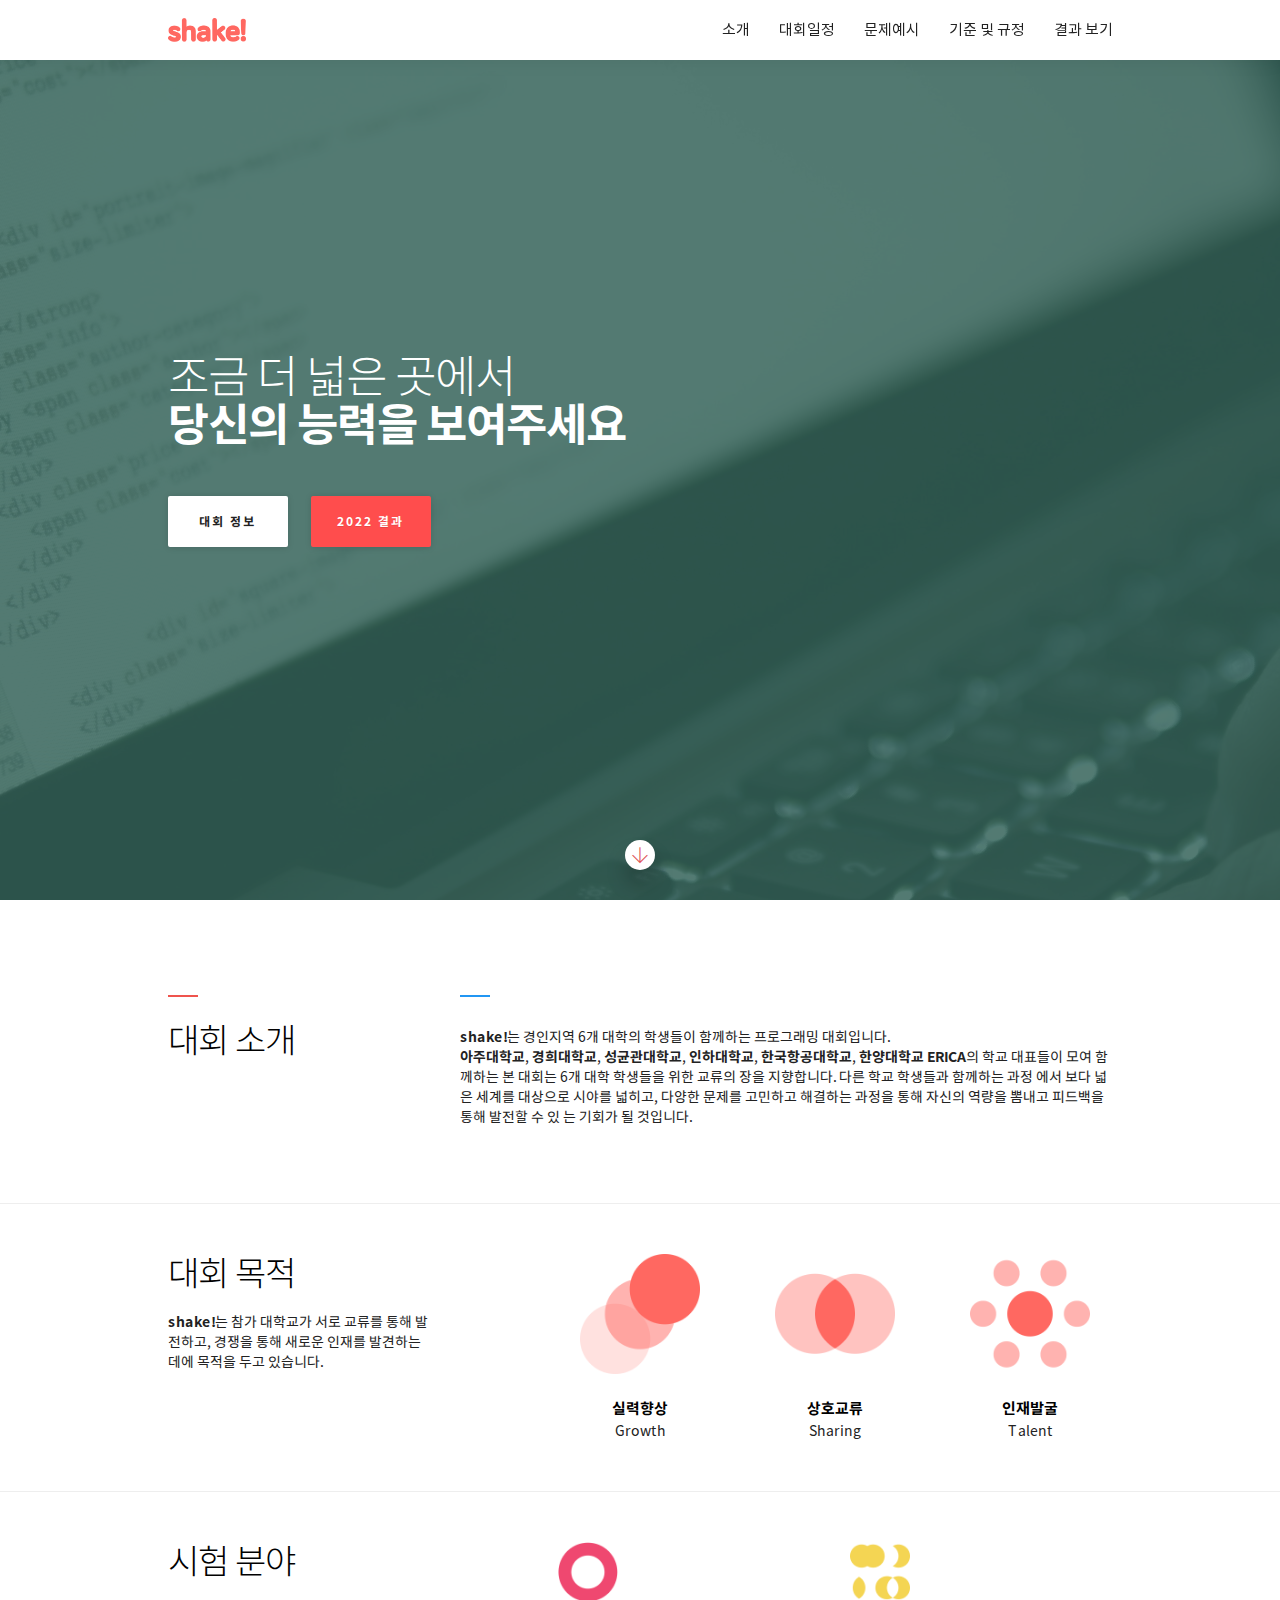
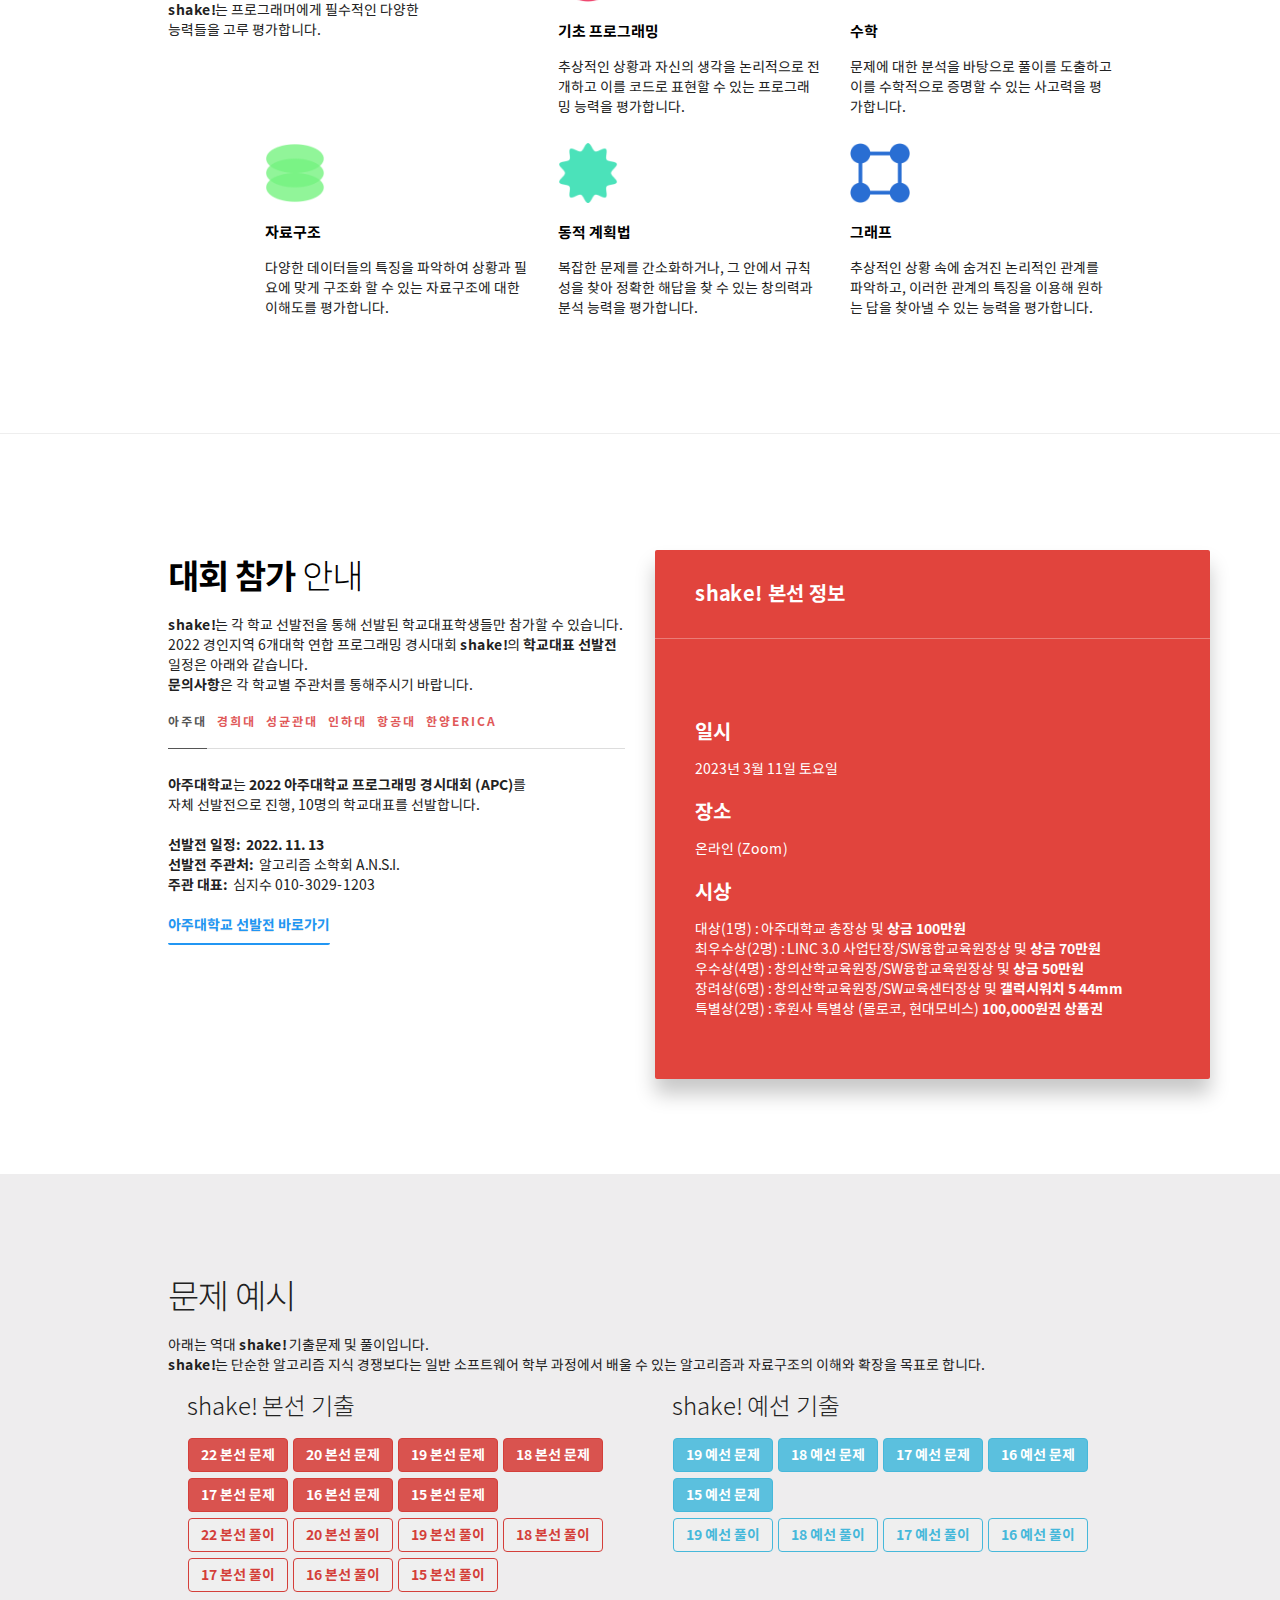
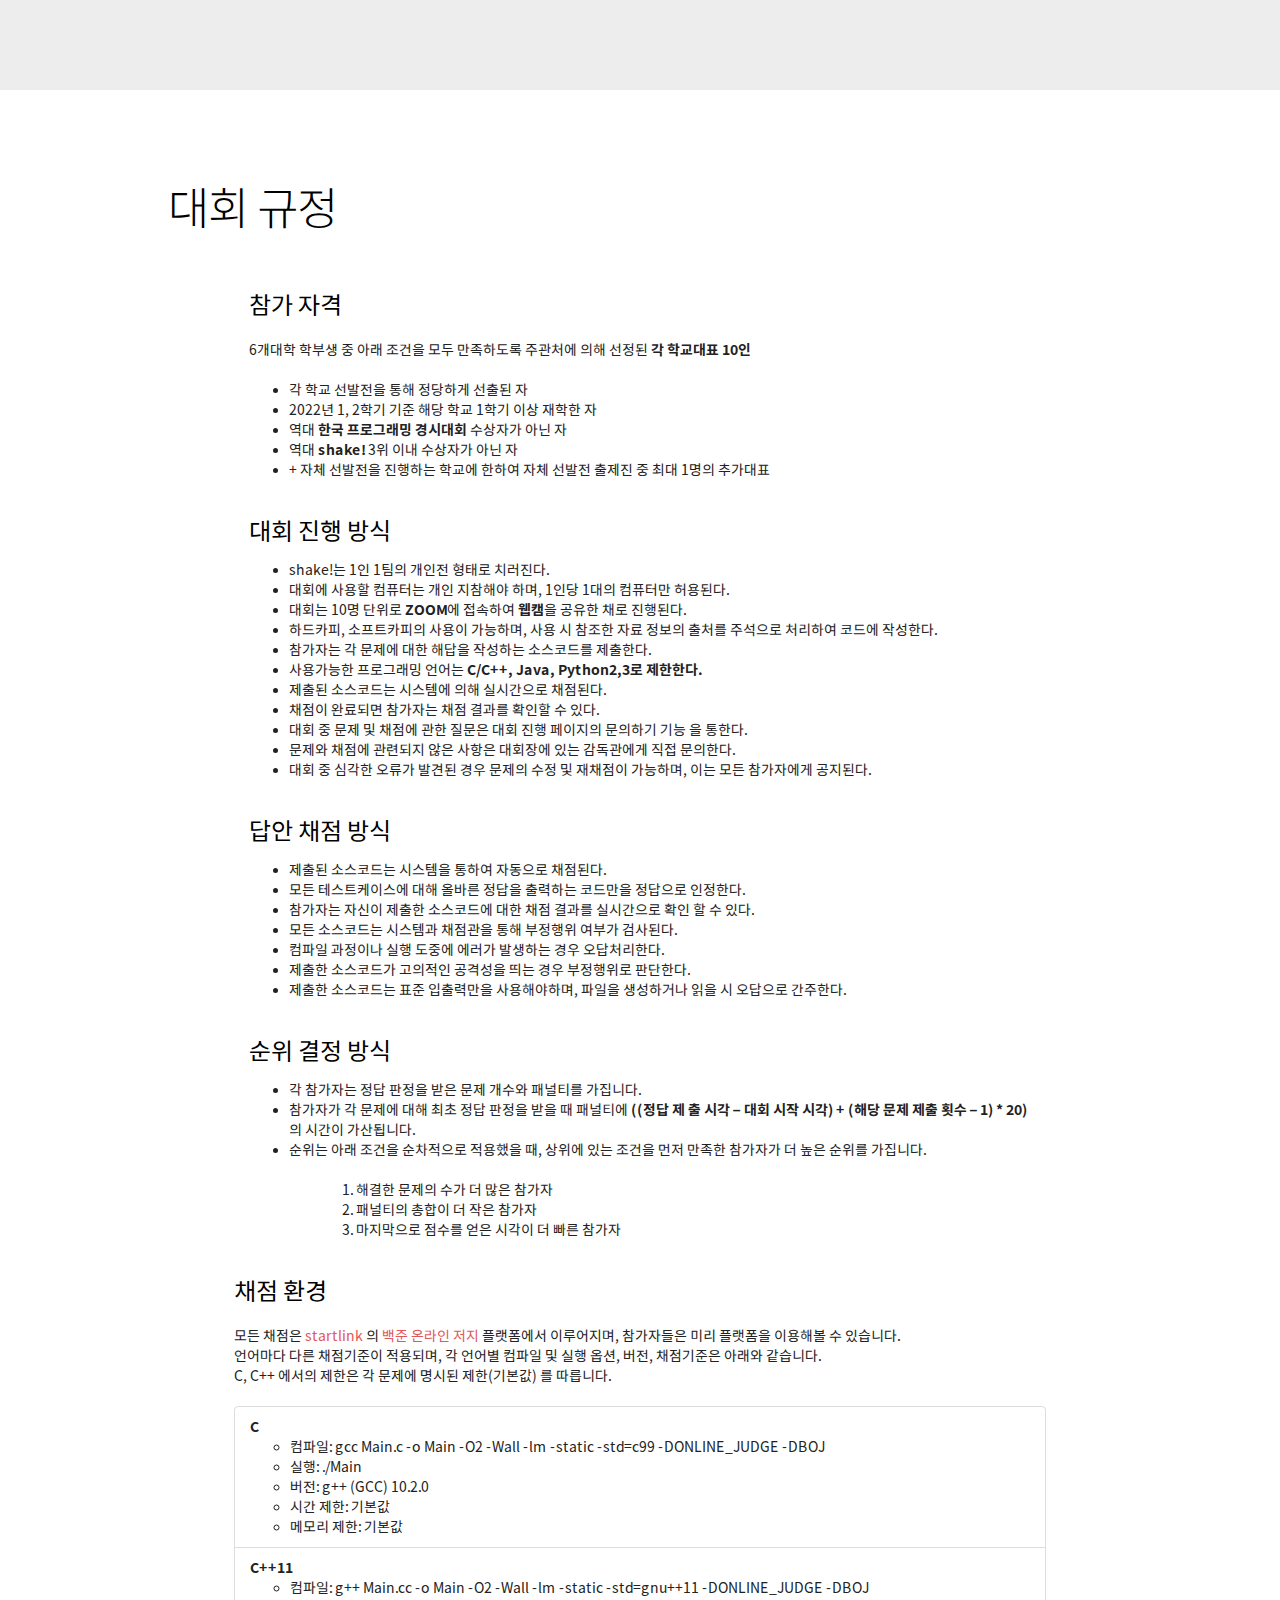
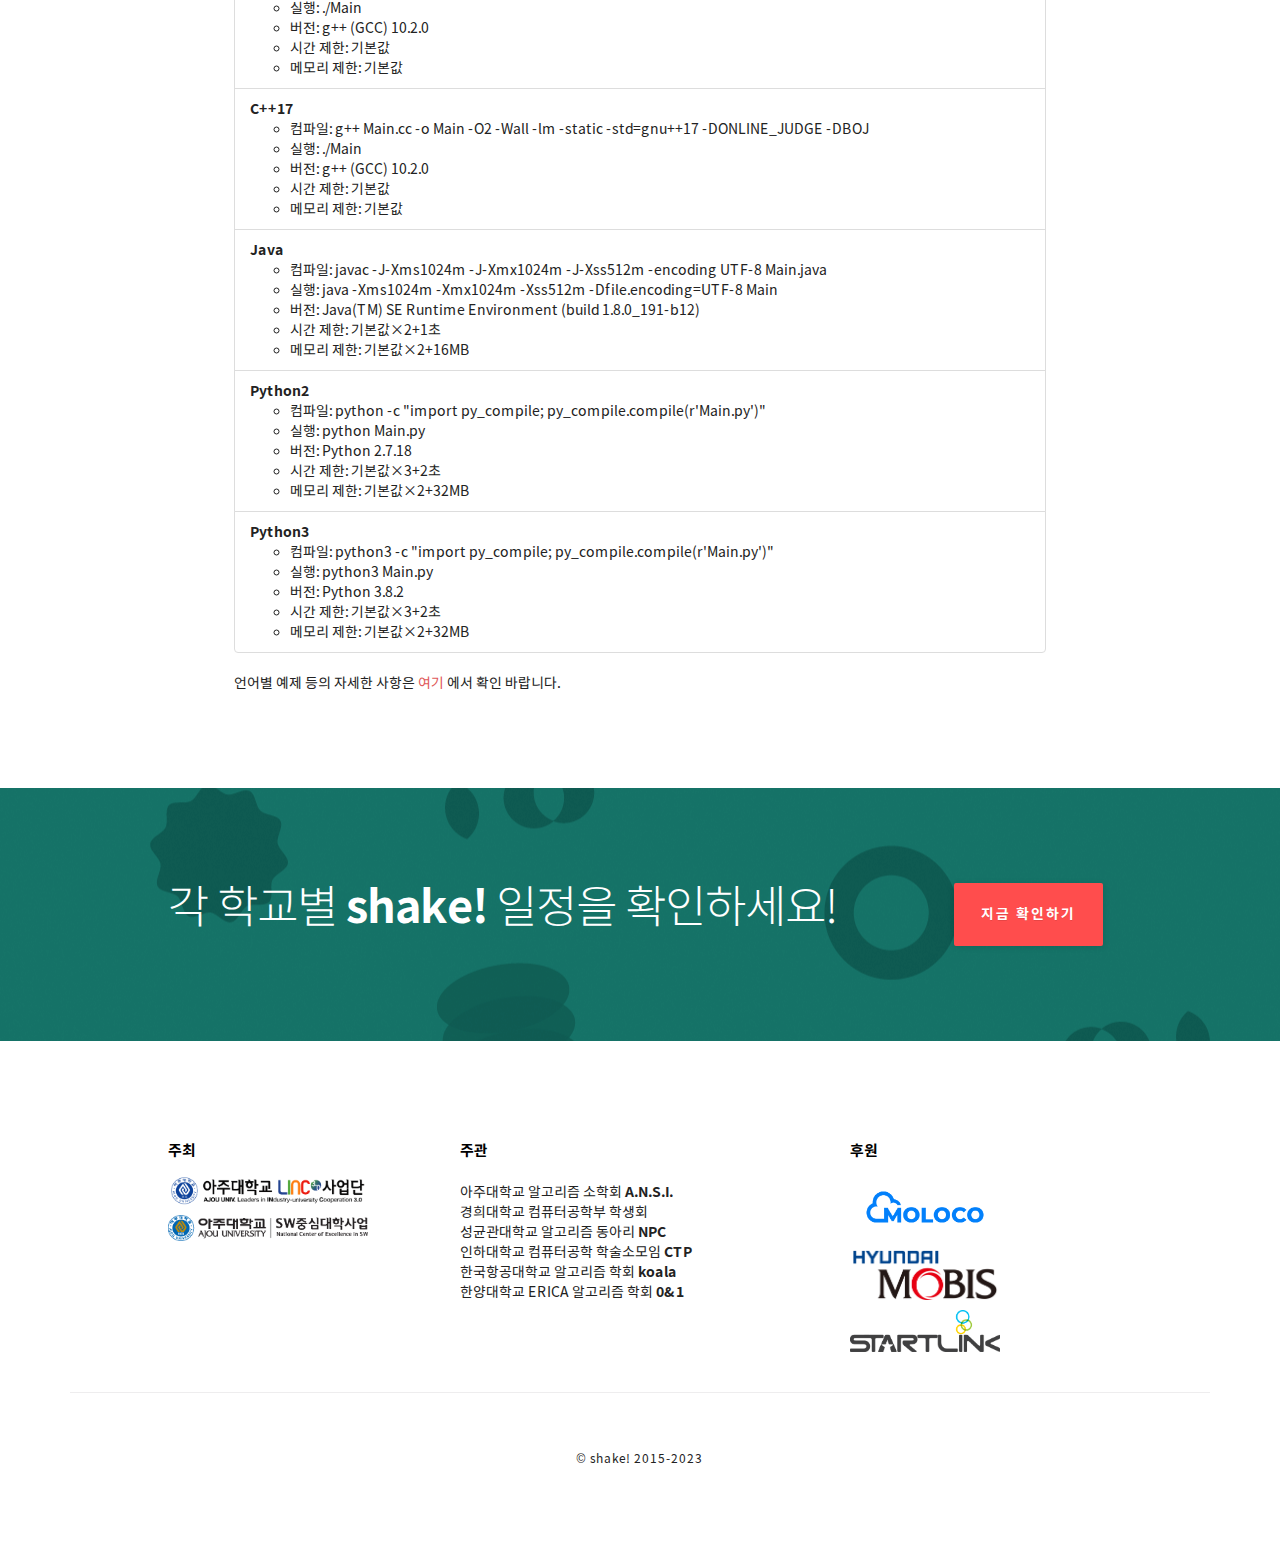
<file: index.html>
<!--DOCTYPE html -->
<html>

<head>
    <!-- Meta, title, CSS, favicons, etc. -->
    <meta charset="utf-8">
    <meta name="viewport" content="width=device-width, initial-scale=1, maximum-scale=1, user-scalable=no">    
    <meta name="description" content="">
    <meta name="author" content="">

    <title>shake! 경인지역 6개대학 연합 프로그래밍 경시대회</title>

    <!-- Bootstr./static/ap core CSS -->
    <link href="./static/bootstrap/css/bootstrap.min.css" rel="stylesheet">

    <!-- Google Fonts -->
    <link href="https://fonts.googleapis.com/css?family=Roboto+Slab:400,100,300,700" rel="stylesheet" type="text/css">

    <!-- Icon Fonts -->
    <link href="./static/css/themify-icons.css" rel="stylesheet" type="text/css">

    <!-- Required CSS Files -->
    <link href="./static/css/animate.css" rel="stylesheet">
    <link href="./static/css/owl.carousel.css" rel="stylesheet">
    <link href="./static/css/style.css" rel="stylesheet">
    <!--[if lt IE 9]><script src="assets/js/ie8-responsive-file-warning.js"></script><![endif]-->

    <!-- HTML5 shim and Respond.js IE8 support of HTML5 elements and media queries -->
    <!--[if lt IE 9]>
          <script src="https://oss.maxcdn.com/libs/html5shiv/3.7.0/html5shiv.js"></script>
          <script src="https://oss.maxcdn.com/libs/respond.js/1.3.0/respond.min.js"></script>
        <![endif]-->

    <!-- Favicon -->
    <link rel="apple-touch-icon" sizes="57x57" href="./static/shake_Favicon.ico/apple-icon-57x57.png">
    <link rel="apple-touch-icon" sizes="60x60" href="./static/shake_Favicon.ico/apple-icon-60x60.png">
    <link rel="apple-touch-icon" sizes="72x72" href="./static/shake_Favicon.ico/apple-icon-72x72.png">
    <link rel="apple-touch-icon" sizes="76x76" href="./static/shake_Favicon.ico/apple-icon-76x76.png">
    <link rel="apple-touch-icon" sizes="114x114" href="./static/shake_Favicon.ico/apple-icon-114x114.png">
    <link rel="apple-touch-icon" sizes="120x120" href="./static/shake_Favicon.ico/apple-icon-120x120.png">
    <link rel="apple-touch-icon" sizes="144x144" href="./static/shake_Favicon.ico/apple-icon-144x144.png">
    <link rel="apple-touch-icon" sizes="152x152" href="./static/shake_Favicon.ico/apple-icon-152x152.png">
    <link rel="apple-touch-icon" sizes="180x180" href="./static/shake_Favicon.ico/apple-icon-180x180.png">
    <link rel="icon" type="image/png" sizes="192x192"  href="./static/shake_Favicon.ico/android-icon-192x192.png">
    <link rel="icon" type="image/png" sizes="32x32" href="./static/shake_Favicon.ico/favicon-32x32.png">
    <link rel="icon" type="image/png" sizes="96x96" href="./static/shake_Favicon.ico/favicon-96x96.png">
    <link rel="icon" type="image/png" sizes="16x16" href="./static/shake_Favicon.ico/favicon-16x16.png">
    <link rel="manifest" href="./static/shake_Favicon.ico/manifest.json">
    <meta name="msapplication-TileColor" content="#ffffff">
    <meta name="msapplication-TileImage" content="./static/shake_Favicon.ico/ms-icon-144x144.png">
    <meta name="theme-color" content="#ffffff"><link rel="shortcut icon" href="./static/shake_Favicon.ico/favicon.ico">

    <!-- Favicons -->

    <meta property="og:image" content="https://shake.codes/static/img/2022_shake_og.png"/>
    <meta property="og:title" content="2022 경인지역 6개대학 연합 프로그래밍 경시대회 shake!"/>
    <meta property="og:url" content="https://shake.codes"/>
    <meta property="og:site_name" content="shake! 2022"/>
    <meta property="og:type" content="website"/>
    <meta property="og:description" content="아주대학교, 경희대학교, 성균관대학교, 인하대학교, 한국항공대학교, 한양대학교 ERICA의 학교 대표들이 모여 함께하는 교류의 장, 2022 shake!"/>

</head>

<body class="loaded">

    <div class="loader" style="opacity: 0; display: none;">
        <div class="animated rubberBand spinner"></div>
    </div>

    <!-- Layout Wrapper -->
    <div class="layout-wrapper page" id="page">

        <header id="header" class="section transparent white-header header active-section">
            <div class="container">
                <div class="row">
                    <div class="col-md-3 col-md-offset-1">
                        <div class="logo">
                            <a href="#videoback" title="">
                                <img src="./static/img/black-logo.png" class="black-logo standard-logo middle-content" alt="">
                                <img src="./static/img/white-logo.png" class="white-logo standard-logo middle-content" alt="">
                                <img src="./static/img/black-logo.png" class="black-logo retina-logo middle-content" alt="">
                                <img src="./static/img/white-logo.png" class="white-logo retina-logo middle-content" alt="">
                            </a>
                        </div>
                    </div>
                    <!-- /.col-->
                    <div class="col-md-7 menu-col text-right">
                        <div class="menu">
                            <ul class="list-inline">
                                <li><a href="#about">소개</a>
                                </li>
                                <li><a href="#apply">대회일정</a>
                                </li>
                                <li><a href="#example">문제예시</a>
                                </li>
                                <li><a href="#rule">기준 및 규정</a>
                                </li>
                                <li><a href="./results/2022/index.html">결과 보기</a>
                                </li>
                            </ul>
                        </div>
                    </div>
                    <!-- /.col-->
                    <div class="header-line">
                        <div class="line"></div>
                        <!--/.line-->
                    </div>
                    <!-- /.header-line -->
                    <div class="menu-toggle">
                        <i class="ti-menu"></i>
                    </div>
                </div>
            </div>
            <!-- /.container -->
        </header>
        <!-- /header -->
        <div id="videoback" style="position:absolute; height:100%; width:100%; opacity:0.5;"></div>
        <section class="big-hero section background-wrapper with-overlay black-overlay active-section" style="height:100%; background-color:rgba(35,230, 190,0.4); outline-offset: -3px;">
            <div class="container middle-content">
                <div class="row hidden-xs">
                    <div class="col-md-8 col-md-offset-1">
                        <div class="element">
                            <h1 class="lighter">조금 더 넓은 곳에서<br>
                            <strong>당신의 능력을 보여주세요</strong></h1>
                            
                            <div class="space"></div>
                            <p>
<!--                                 <a class="btn btn-punch btn-white hover-primary hover-colors btn-md" href="#apply" role="button">본선일정 안내</a>  -->
                                <a class="btn btn-punch btn-white hover-primary hover-colors btn-md" href="#about" role="button">대회 정보</a>
                                <a class="btn btn-punch btn-primary btn-md btn-darker" href="./results/2022/index.html" role="button">2022 결과</a>
                            </p>
                        </div>
                    </div>
                </div>
                <div class="row visible-xs text-center">
                    <h2 class="lighter">조금 더 넓은 곳에서<br>
                    <strong>당신의 능력을 보여주세요</strong></h2>
                    <div class="space"></div>
                        <p><a class="btn btn-punch btn-white hover-primary hover-colors btn-sm" href="#apply" role="button">본선일정 안내</a> <a class="btn btn-punch btn-primary btn-sm btn-darker" href="#about" role="button">더 보기</a>
                        </p>
                </div>
            </div>
            
            <a href="#about" title="" class="scroll-down"><i class="fa animated infinite bounce ti-arrow-down"></i></a>

        </section>
        <!-- /.section -->
        <section id="about" class="section active-section" style="outline-offset: -3px;">
            <div class="container">
                <div class="row">
                    <div class="col-md-3 col-md-offset-1">
                        <div class="heading-line big color-danger"></div>
                        <h2 class="lighter">대회 소개</h2>
                    </div>
                    <div class="col-md-7">
                        <div class="heading-line color-info big"></div>
                        <p>
                             <strong>shake!</strong>는 경인지역 6개 대학의 학생들이 함께하는 프로그래밍 대회입니다.</br>
                             <strong>아주대학교</strong>, <strong>경희대학교</strong>, <strong>성균관대학교</strong>, <strong>인하대학교</strong>, <strong>한국항공대학교</strong>, <strong>한양대학교 ERICA</strong>의 학교 대표들이 모여 함께하는 본 대회는 6개 대학 학생들을 위한 교류의 장을 지향합니다. 다른 학교 학생들과 함께하는 과정 에서 보다 넓은 세계를 대상으로 시야를 넓히고, 다양한 문제를 고민하고 해결하는 과정을 통해 자신의 역량을 뽐내고 피드백을 통해 발전할 수 있 는 기회가 될 것입니다.
                        </p>
                        <p>
                        
                        </p>
                    </div>
                    <!-- /.col -->
                </div>
                <!-- /.row -->
            </div>
            <!-- /.container -->
            <div class="space"></div>
            <hr>
            <div class="space"></div>
            <div class="container">
                <div class="row">
                    <div class="col-md-3 col-md-offset-1">
                        <h2 class="lighter no-padding-top">대회 목적</h2>
                        <p><strong>shake!</strong>는 참가 대학교가 서로 교류를 통해 발전하고, 경쟁을 통해 새로운 인재를 발견하는 데에 목적을 두고 있습니다.</p>
                    </div>
                    <div class="col-md-1"></div>
                    <!--/.col-->
                    <div class="col-md-2 text-center text-default">
                        <img src="./static/img/icon-goal-growth.png" class="goal">
                        <h5>실력향상</h5>Growth
                    </div>
                    <!--/.col-->
                    <div class="col-md-2 text-center text-default">
                        <img src="./static/img/icon-goal-sharing.png" class="goal">
                        <h5>상호교류</h5>Sharing
                    </div>
                    <!--/.col-->
                    <div class="col-md-2 text-center text-default">
                        <img src="./static/img/icon-goal-talent.png" class="goal">
                        <h5>인재발굴</h5>Talent
                    </div>
                    <!--/.col-->
                </div>
                <!-- /.row -->
            </div>
            <!-- /.container -->
            <div class="space"></div>
            <hr>
            <div class="space"></div>
            <div class="container">
                <div class="row">
                    <div class="col-md-3 col-md-offset-1">
                        <h2 class="lighter no-padding-top">시험 분야</h2>
                        <p><strong>shake!</strong>는 프로그래머에게 필수적인 다양한 능력들을 고루 평가합니다.</p>
                    </div>
                    <div class="col-md-1"></div>
                    <!--/.col-->
                    <div class="col-md-3">
                        <img src="./static/img/icon-category-basic.png" class="category">
                        <h5>기초 프로그래밍</h5>
                        <p class="no-padding-top">
                            추상적인 상황과 자신의 생각을 논리적으로 전개하고 이를 코드로 표현할 수 있는 프로그래밍 능력을 평가합니다.
                        </p>
                    </div>
                    <!--/.col-->
                    <div class="col-md-3">
                        <img src="./static/img/icon-category-math.png" class="category">
                        <h5>수학</h5>
                        <p class="no-padding-top">
                            문제에 대한 분석을 바탕으로 풀이를 도출하고 이를 수학적으로 증명할 수 있는 사고력을 평가합니다.
                        </p>
                    </div>
                    <!--/.col-->
                </div>
                <p></p>
                <div class="row">
                    <div class="col-md-1"></div>
                    <div class="col-md-3 col-md-offset-1">
                        <img src="./static/img/icon-category-datastructure.png" class="category">
                        <h5>자료구조</h5>
                        <p class="no-padding-top">
                            다양한 데이터들의 특징을 파악하여 상황과 필요에 맞게 구조화 할 수 있는 자료구조에 대한 이해도를 평가합니다.
                        </p>
                    </div>
                    <!--/.col-->
                    <div class="col-md-3">
                        <img src="./static/img/icon-category-dynamic.png" class="category">
                        <h5>동적 계획법</h5>
                        <p class="no-padding-top">
                            복잡한 문제를 간소화하거나, 그 안에서 규칙성을 찾아 정확한 해답을 찾 수 있는 창의력과 분석 능력을 평가합니다.
                        </p>
                    </div>
                    <!--/.col-->
                    <div class="col-md-3">
                        <img src="./static/img/icon-category-graph.png" class="category">
                        <h5>그래프</h5>
                        <p class="no-padding-top">
                            추상적인 상황 속에 숨겨진 논리적인 관계를 파악하고, 이러한 관계의 특징을 이용해 원하는 답을 찾아낼 수 있는 능력을 평가합니다.
                        </p>
                    </div>
                </div>
            </div>
        </section>
        <!-- /.section -->
        <hr>
        <section id="apply" class="section active-section">
            <div class="container">
                <div class="row">
                    <div class="col-md-5 col-md-offset-1">
                        <div>
                            <h2 class="lighter"><strong>대회 참가</strong> 안내</h2>
                            <p>
                                <strong>shake!</strong>는 각 학교 선발전을 통해 선발된 학교대표학생들만 참가할 수 있습니다.
                                2022 경인지역 6개대학 연합 프로그래밍 경시대회 <strong>shake!</strong>의 <strong>학교대표 선발전</strong> 일정은 아래와 같습니다.
                                <br><strong>문의사항</strong>은 각 학교별 주관처를 통해주시기 바랍니다.
                            </p>
                        </div>
                         <div role="tabpanel" class="tabs">

                            <ul class="nav nav-tabs" role="tablist">
                                <li role="presentation" class="active"><a href="#pre_ajou" aria-controls="pre_ajou" role="tab" data-toggle="tab" aria-expanded="true">아주대</a>
                                </li>
                                <li role="presentation" class=""><a href="#pre_khee" aria-controls="pre_khee" role="tab" data-toggle="tab" aria-expanded="false" onclick="return false;" >경희대</a>
                                </li>
                                <li role="presentation" class=""><a href="#pre_skku" aria-controls="pre_skku" role="tab" data-toggle="tab" aria-expanded="false">성균관대</a>
                                </li>
                                <li role="presentation" class=""><a href="#pre_inha" aria-controls="pre_inha" role="tab" data-toggle="tab" aria-expanded="false">인하대</a>
                                </li>
                                <li role="presentation" class=""><a href="#pre_krar" aria-controls="pre_krar" role="tab" data-toggle="tab" aria-expanded="false">항공대</a>
                                </li>
                                <li role="presentation" class=""><a href="#pre_hyer" aria-controls="pre_hyer" role="tab" data-toggle="tab" aria-expanded="false">한양ERICA</a>
                                </li>
                            </ul>

                            <div class="tab-content">
                                <div role="tabpanel" class="tab-pane active" id="pre_ajou">
                                    <p><strong>아주대학교</strong>는 <strong>2022 아주대학교 프로그래밍 경시대회 (APC)</strong>를
                                        <br> 자체 선발전으로 진행, 10명의 학교대표를 선발합니다.
                                        <br>
                                        <br> <strong>선발전 일정:</strong>&nbsp;&nbsp;<strong>2022. 11. 13</strong>
                                        <br> <strong>선발전 주관처:</strong>&nbsp;&nbsp;알고리즘 소학회 A.N.S.I.
                                        <br> <strong>주관 대표:</strong>&nbsp;&nbsp;심지수 010-3029-1203</p>
                                    <a href="/apc" title="" class="btn btn-punch btn-info btn-link" target="_blank">아주대학교 선발전 바로가기</a>
                                </div>
                                <div role="tabpanel" class="tab-pane" id="pre_khee">
                                    <p><strong>경희대학교</strong>는 <strong>2022 경희대학교 봄 프로그래밍 경시대회</strong>를
                                        <br> 자체 선발전으로 진행, 10명의 학교대표를 선발합니다.
                                        <br>
                                        <br> <strong>선발전 일정:</strong>&nbsp;&nbsp;<strong>2022. 05. 14</strong>
                                        <br> <strong>선발전 주관처:</strong>&nbsp;&nbsp;경희대학교 SW 중심대학 사업단
                                        <br> <strong>주관 대표:</strong> 박민재 010-2351-7847&nbsp;&nbsp; </p>
                                    <!-- <a href="http://swedu.khu.ac.kr/board5/bbs/board.php?bo_table=06_01&wr_id=1218" title="" class="btn btn-punch btn-info btn-link" target="_blank">대회가 종료되었습니다</a> -->
                                </div>
                                <div role="tabpanel" class="tab-pane" id="pre_skku">
                                    <p><strong>성균관대학교</strong>는 <strong>2022 shake! 성균관대학교 선발전</strong>을 통해 10명의 학교대표를 선발합니다.
                                        <br>
                                        <br> <strong>선발전 일정:</strong>&nbsp;&nbsp;<strong>2022. 11. 13</strong>
                                        <br> <strong>선발전 주관처:</strong>&nbsp;&nbsp;알고리즘 동아리 NPC
                                        <br> <strong>주관 대표:</strong>&nbsp;&nbsp;안우솔 010-4261-0125</p>
                                    <!-- <a href="" title="" class="btn btn-punch btn-info btn-link" target="_blank">대회 신청이 마감되었습니다.</a> -->
                                </div>
                                <div role="tabpanel" class="tab-pane" id="pre_inha">
                                    <p><strong>인하대학교</strong>는 <strong>2022 인하대학교 프로그래밍 경시대회 (IUPC)</strong>를
                                        <br> 자체 선발전으로 진행, 9명의 학교대표를 선발합니다.
                                        <br> 2명의 선발전 출제진이 추가 학교대표로 선발됩니다.
                                        <br>
                                        <br> <strong>선발전 일정:</strong>&nbsp;&nbsp;<strong>2022. 5. 21</strong>
                                        <br> <strong>선발전 주관처:</strong>&nbsp;&nbsp;인하대학교 컴퓨터공학 학술소모임 CTP
                                        <br> <strong>주관 대표:</strong>&nbsp;&nbsp;주도현 010-5092-3475</p>
                                    <a href="https://forms.gle/ocgc83HFGwSo3Z126" title="" class="btn btn-punch btn-info btn-link" target="_blank">인하대학교 선발전 바로가기</a>
                                </div>
                                <div role="tabpanel" class="tab-pane" id="pre_hyer">
                                    <p><strong>한양대학교 ERICA</strong>는 <strong>ZOAC(Zero One Algorithm Contest 2022) 대회</strong>를
                                        <br> 자체 선발전으로 진행, 10명의 학교대표를 선발합니다.
                                        <br>
                                        <br> <strong>선발전 일정:</strong>&nbsp;&nbsp;<strong>2022. 12. 22</strong>
                                        <br> <strong>선발전 주관처:</strong>&nbsp;&nbsp;알고리즘 학회 0&1
                                        <br> <strong>주관 대표:</strong>&nbsp;&nbsp;윤병서 010-4532-2751</p>
                                    <!-- <a href="https://forms.gle/mLemgAgpaDoMqM456" title="" class="btn btn-punch btn-info btn-link" target="_blank">한양대학교 선발전 바로가기</a> -->
                                </div>
                                <div role="tabpanel" class="tab-pane" id="pre_krar">
                                    <p><strong>한국항공대학교</strong>는 <strong>2022 제 2회 한국항공대학교 프로그래밍 경시대회 (KAUPC)</strong>을 통해 10명의 학교대표를 선발합니다.
                                        <br>
                                        <br> <strong>선발전 일정:</strong>&nbsp;&nbsp;<strong>2022. 9. 17</strong>
                                        <br> <strong>선발전 주관처:</strong>&nbsp;&nbsp;항공대학교 소프트웨어학과, 알고리즘 학회 koala
                                        <br> <strong>주관 대표:</strong>&nbsp;&nbsp;천수환 010-7237-7616</p>
                                    <!-- <a href="" title="" class="btn btn-punch btn-info btn-link" target="_blank">대회 신청이 마감되었습니다.</a> -->
                                </div>
                            </div>
                        </div> 
                        <!-- /.row -->
                    </div>
                    <div class="col-md-1"></div>
                    <!-- /.col -->
                    <div class="col-md-6">
                        <div class="promo-block shadow-5">
                            <div class="pb-header info-background dark"><h4 class="text-white"><strong>shake! 본선 정보</strong></h4></div>
                            <div class="pb-content info-background dark clearfix">
                                <h4><strong>일시</strong></h4>
                                2023년 3월 11일 토요일<br>
                                <h4><strong>장소</strong></h4>
                                온라인 (Zoom)<br>
                                <h4><strong>시상</strong></h4>
                                대상(1명) : 아주대학교 총장상 및 <strong>상금 100만원</strong><br>
                                최우수상(2명) : LINC 3.0 사업단장/SW융합교육원장상 및 <strong>상금 70만원</strong><br>
                                우수상(4명) : 창의산학교육원장/SW융합교육원장상 및 <strong>상금 50만원</strong><br>
                                장려상(6명) : 창의산학교육원장/SW교육센터장상 및 <strong>갤럭시워치 5 44mm</strong><br>
                                특별상(2명) : 후원사 특별상 (몰로코, 현대모비스) <strong>100,000원권 상품권</strong><br>
                            </div>
                        </div>
                    </div>
                    <!-- /.col -->
                </div>
                <!-- /.row -->
            </div>
            <!-- /.container -->
        </section>
        <!-- /.section -->
        <div id="example" class="section grey-background active-section" style="outline-offset: -3px;">
            <div class="container">
                <div class="row">
                    <div class="col-md-10 col-md-offset-1">
                        <h2 class="lighter">문제 예시</h2>
                        <div>
                            <p>
                                아래는 역대 <strong>shake!</strong> 기출문제 및 풀이입니다.
                                <br><strong>shake!</strong>는 단순한 알고리즘 지식 경쟁보다는 일반 소프트웨어 학부 과정에서 배울 수 있는 알고리즘과 자료구조의 이해와 확장을 목표로 합니다. 
                            </p>
                        </div>
                        <div class="row">
                            <div class="row" style="margin-left:2%">
                                <div class="col-md-6">
                                    <h3 class="lighter">shake! 본선 기출</h3>
                                    <a href="https://www.acmicpc.net/contest/view/962"><button type="button" class="btn btn-danger btn-preprob"><strong>22 본선 문제</strong></button></a>
                                    <a href="https://www.acmicpc.net/category/detail/2399"><button type="button" class="btn btn-danger btn-preprob"><strong>20 본선 문제</strong></button></a>
                                    <a href="https://www.acmicpc.net/category/detail/2041"><button type="button" class="btn btn-danger btn-preprob"><strong>19 본선 문제</strong></button></a>
                                    <a href="https://www.acmicpc.net/category/detail/1890"><button type="button" class="btn btn-danger btn-preprob"><strong>18 본선 문제</strong></button></a>
                                    <a href="https://www.acmicpc.net/category/detail/1817"><button type="button" class="btn btn-danger btn-preprob"><strong>17 본선 문제</strong></button></a>
                                    <a href="https://lavida.us/collection.php?col_id=4272"><button type="button" class="btn btn-danger btn-preprob"><strong>16 본선 문제</strong></button></a>
                                    <a href="https://lavida.us/collection.php?col_id=4269"><button type="button" class="btn btn-danger btn-preprob"><strong>15 본선 문제</strong></button></a>
                                    <br>
                                    <a href="https://drive.google.com/file/d/1LrkDq0LkD_z6fidBHSabhCawgyYy4rz2/view?usp=sharing"><button type="button" class="btn btn-outline-danger btn-preprob"><strong>22 본선 풀이</strong></button></a>
                                    <a href="https://drive.google.com/file/d/1MA4W5Jic9goqLtH6fjn0ymgNF8GydA_O/view?usp=sharing"><button type="button" class="btn btn-outline-danger btn-preprob"><strong>20 본선 풀이</strong></button></a>
                                    <a href="https://drive.google.com/file/d/1mQoEx-oJPZu4Yg9buMWV4pHCBUvwtHsi/view?usp=sharing"><button type="button" class="btn btn-outline-danger btn-preprob"><strong>19 본선 풀이</strong></button></a>
                                    <a href="https://drive.google.com/open?id=1YVe7fMOU2owT6GJmf9nJCnN8QqfQ5rEW"><button type="button" class="btn btn-outline-danger btn-preprob"><strong>18 본선 풀이</strong></button></a>
                                    <a href="https://goo.gl/dZgNyv"><button type="button" class="btn btn-outline-danger btn-preprob"><strong>17 본선 풀이</strong></button></a>
                                    <a href="https://goo.gl/8L6D7Y"><button type="button" class="btn btn-outline-danger btn-preprob"><strong>16 본선 풀이</strong></button></a>
                                    <a href="https://www.slideshare.net/SunyoungKim14/shake-51210148?qid=85606e9b-edbe-42ca-a92a-ae67a54ed0c7&v=&b=&from_search=4"><button type="button" class="btn btn-outline-danger btn-preprob"><strong>15 본선 풀이</strong></button></a>
                                </div>
                                <div class="col-md-6">
                                    <h3 class="lighter">shake! 예선 기출</h3>
                                    <a href="https://www.acmicpc.net/category/detail/2035"><button type="button" class="btn btn-info btn-preprob"><strong>19 예선 문제</strong></button></a>
                                    <a href="https://www.acmicpc.net/category/detail/1879"><button type="button" class="btn btn-info btn-preprob"><strong>18 예선 문제</strong></button></a>
                                    <a href="https://www.acmicpc.net/category/detail/1815"><button type="button" class="btn btn-info btn-preprob"><strong>17 예선 문제</strong></button></a>
                                    <a href="https://lavida.us/collection.php?col_id=4271"><button type="button" class="btn btn-info btn-preprob"><strong>16 예선 문제</strong></button></a>
                                    <a href="https://lavida.us/collection.php?col_id=4268"><button type="button" class="btn btn-info btn-preprob"><strong>15 예선 문제</strong></button></a>
                                    <br>
                                    <a href="https://drive.google.com/file/d/11XBL2Ydg8-mMJ_Ljd6TokDgOIM-D-hDV/view?usp=sharing"><button type="button" class="btn btn-outline-info btn-preprob"><strong>19 예선 풀이</strong></button></a>
                                    <a href="https://drive.google.com/open?id=17cVX5SUrFo3E4cv2giU267shNvOsamqj"><button type="button" class="btn btn-outline-info btn-preprob"><strong>18 예선 풀이</strong></button></a>
                                    <a href="https://goo.gl/SkMwzQ"><button type="button" class="btn btn-outline-info btn-preprob"><strong>17 예선 풀이</strong></button></a>
                                    <a href="https://goo.gl/LnMYQp"><button type="button" class="btn btn-outline-info btn-preprob"><strong>16 예선 풀이</strong></button></a>
                                </div>
                            </div>
                        </div>
                        <!-- /.row -->
                    </div>
                </div>
            </div>
            <!--/.container-->
        </div>
        <!--/.section-->
        <div id="rule" class="section  active-section" style="outline-offset: -3px;">
            <div class="container">
                <div class="row">
                    <div class="col-md-10 col-md-offset-1">
                        <h1 class="lighter">대회 규정</h1>
                        <span class="space"></span>
                        <div class="row">
                            <div class="col-md-10 col-md-offset-1">
                                <h3>참가 자격</h3>
                                <p>
                                    6개대학 학부생 중 아래 조건을 모두 만족하도록 주관처에 의해 선정된 <strong>각 학교대표 10인</strong>
                                </p>
                                <ul>
                                    <li>각 학교 선발전을 통해 정당하게 선출된 자</li>
                                    <li>2022년 1, 2학기 기준 해당 학교 1학기 이상 재학한 자</li>
                                    <li>역대 <strong>한국 프로그래밍 경시대회</strong> 수상자가 아닌 자</li>
                                    <li>역대 <strong>shake!</strong> 3위 이내 수상자가 아닌 자</li>
                                    <li>+ 자체 선발전을 진행하는 학교에 한하여 자체 선발전 출제진 중 최대 1명의 추가대표</li>
                                </ul>
                                <h3>대회 진행 방식</h3>
                                <ul>
                                    <li><string>shake!</string>는 1인 1팀의 개인전 형태로 치러진다.</li>
                                    <li>대회에 사용할 컴퓨터는 개인 지참해야 하며, 1인당 1대의 컴퓨터만 허용된다.</li>
                                    <li>대회는 10명 단위로 <strong>ZOOM</strong>에 접속하여 <strong>웹캠</strong>을 공유한 채로 진행된다.</li>
                                    <li>하드카피, 소프트카피의 사용이 가능하며, 사용 시 참조한 자료 정보의 출처를 주석으로 처리하여 코드에 작성한다.</li>
                                    <li>참가자는 각 문제에 대한 해답을 작성하는 소스코드를 제출한다.</li>
                                    <li>사용가능한 프로그래밍 언어는 <strong>C/C++, Java, Python2,3로 제한한다.</strong></li>
                                    <li>제출된 소스코드는 시스템에 의해 실시간으로 채점된다.</li>
                                    <li>채점이 완료되면 참가자는 채점 결과를 확인할 수 있다.</li>
                                    <li>대회 중 문제 및 채점에 관한 질문은 대회 진행 페이지의 문의하기 기능 을 통한다.</li>
                                    <li>문제와 채점에 관련되지 않은 사항은 대회장에 있는 감독관에게 직접 문의한다.</li>
                                    <li>대회 중 심각한 오류가 발견된 경우 문제의 수정 및 재채점이 가능하며, 이는 모든 참가자에게 공지된다.</li>
                                </ul>
                                <h3>답안 채점 방식</h3>
                                <ul>
                                    <li>제출된 소스코드는 시스템을 통하여 자동으로 채점된다.</li>
                                    <li>모든 테스트케이스에 대해 올바른 정답을 출력하는 코드만을 정답으로 인정한다.</li>
                                    <li>참가자는 자신이 제출한 소스코드에 대한 채점 결과를 실시간으로 확인 할 수 있다.</li>
                                    <li>모든 소스코드는 시스템과 채점관을 통해 부정행위 여부가 검사된다.</li>
                                    <li>컴파일 과정이나 실행 도중에 에러가 발생하는 경우 오답처리한다.</li>
                                    <li>제출한 소스코드가 고의적인 공격성을 띄는 경우 부정행위로 판단한다.</li>
                                    <li>제출한 소스코드는 표준 입출력만을 사용해야하며, 파일을 생성하거나 읽을 시 오답으로 간주한다.</li>
                                </ul>
                                <h3>순위 결정 방식</h3>
                                <ul>
                                    <li>각 참가자는 정답 판정을 받은 문제 개수와 패널티를 가집니다.</li>
                                    <li>참가자가 각 문제에 대해 최초 정답 판정을 받을 때 패널티에 <strong>((정답 제 출 시각 – 대회 시작 시각) + (해당 문제 제출 횟수 – 1) * 20)</strong>의 시간이 가산됩니다.</li>
                                    <li>순위는 아래 조건을 순차적으로 적용했을 때, 상위에 있는 조건을 먼저 만족한 참가자가 더 높은 순위를 가집니다.</li>
                                </ul>
                                <div class="row">
                                    <div class="col-md-10 col-md-offset-1">
                                        <ol>
                                            <li>해결한 문제의 수가 더 많은 참가자</li>
                                            <li>패널티의 총합이 더 작은 참가자</li>
                                            <li>마지막으로 점수를 얻은 시각이 더 빠른 참가자</li>
                                        </ol>
                                    </div>
                                </div>
                                <ul></ul>

                                <div class="row">
                                    <h3>채점 환경</h3>
                                    <p>
                                        모든 채점은 <a href="https://startlink.io/">startlink</a> 의 <a href="https://www.acmicpc.net">백준 온라인 저지</a> 플랫폼에서 이루어지며, 참가자들은 미리 플랫폼을 이용해볼 수 있습니다.<br>
                                        언어마다 다른 채점기준이 적용되며, 각 언어별 컴파일 및 실행 옵션, 버전, 채점기준은 아래와 같습니다.<br>
                                        C, C++ 에서의 제한은 각 문제에 명시된 제한(기본값) 를 따릅니다.
                                    </p>
                                    <ul class="list-group">
                                        <li class="list-group-item">
                                            <strong>C</strong>
                                            <ul>
                                                <li>컴파일: gcc Main.c -o Main -O2 -Wall -lm -static -std=c99 -DONLINE_JUDGE -DBOJ</li>
                                                <li>실행: ./Main</li>
                                                <li>버전: g++ (GCC) 10.2.0</li>
                                                <li>시간 제한: 기본값</li>
                                                <li>메모리 제한: 기본값</li>
                                            </ul>
                                        </li>
                                        <li class="list-group-item">
                                            <strong>C++11</strong>
                                            <ul>
                                                <li>컴파일: g++ Main.cc -o Main -O2 -Wall -lm -static -std=gnu++11 -DONLINE_JUDGE -DBOJ</li>
                                                <li>실행: ./Main</li>
                                                <li>버전: g++ (GCC) 10.2.0</li>
                                                <li>시간 제한: 기본값</li>
                                                <li>메모리 제한: 기본값</li>
                                            </ul>
                                        </li>
                                        <li class="list-group-item">
                                            <strong>C++17</strong>
                                            <ul>
                                                <li>컴파일: g++ Main.cc -o Main -O2 -Wall -lm -static -std=gnu++17 -DONLINE_JUDGE -DBOJ</li>
                                                <li>실행: ./Main</li>
                                                <li>버전: g++ (GCC) 10.2.0</li>
                                                <li>시간 제한: 기본값</li>
                                                <li>메모리 제한: 기본값</li>
                                            </ul>
                                        </li>
                                        <li class="list-group-item">
                                            <strong>Java</strong>
                                            <ul>
                                                <li>컴파일: javac -J-Xms1024m -J-Xmx1024m -J-Xss512m -encoding UTF-8 Main.java</li>
                                                <li>실행: java -Xms1024m -Xmx1024m -Xss512m -Dfile.encoding=UTF-8 Main</li>
                                                <li>버전: Java(TM) SE Runtime Environment (build 1.8.0_191-b12)</li>
                                                <li>시간 제한: 기본값×2+1초</li>
                                                <li>메모리 제한: 기본값×2+16MB</li>
                                            </ul>
                                        </li>
                                        <li class="list-group-item">
                                            <strong>Python2</strong>
                                            <ul>
                                                <li>컴파일: python -c "import py_compile; py_compile.compile(r'Main.py')"</li>
                                                <li>실행: python Main.py</li>
                                                <li>버전: Python 2.7.18</li>
                                                <li>시간 제한: 기본값×3+2초</li>
                                                <li>메모리 제한: 기본값×2+32MB</li>
                                            </ul>
                                        </li>
                                        <li class="list-group-item">
                                            <strong>Python3</strong>
                                            <ul>
                                                <li>컴파일: python3 -c "import py_compile; py_compile.compile(r'Main.py')"</li>
                                                <li>실행: python3 Main.py</li>
                                                <li>버전: Python 3.8.2</li>
                                                <li>시간 제한: 기본값×3+2초</li>
                                                <li>메모리 제한: 기본값×2+32MB</li>
                                            </ul>
                                        </li>
                                    </ul>
                                    언어별 예제 등의 자세한 사항은 <a href="https://www.acmicpc.net/help/language">여기</a> 에서 확인 바랍니다.
                                    <ul></ul>
                                </div>
                            </div>
                        </div>
                    </div>
                    <!--/.col-->
                </div>
                <!--/.row-->
            </div>
            <!--/.container-->
        </div>
        <!--/.section-->
        <!-- /.section -->
        <section class="section background-image parallax-background active-section" data-stellar-background-ratio="0.5" style="background-image: url(./static/img/bg-parallax.png); background-position: 50%; background-repeat: initial initial;">
            <div class="container">
                <div class="row">
                    <div class="col-md-10 col-md-offset-1 hidden-xs text-center clearfix">
                        <h1 class="pull-left no-margin-bottom lighter text-white">각 학교별 <strong>shake!</strong> 일정을 확인하세요!</h1>
                        <a href="#apply" title="" class="btn btn-punch btn-primary btn-lg btn-darker pull-right">지금 확인하기</a>
                    </div>
                    <div class="col-md-12 visible-xs text-center clearfix">
                        <h2 class="lighter text-white"> 각 학교별 <strong>shake!</strong><br> 일정을 확인하세요!</h2><br>
                        <a href="#apply" title="" class="btn btn-punch btn-white hover-primary hover-colors btn-md">지금 확인하기</a>
                    </div>
                    <!-- /.col -->
                </div>
                <!-- /.row -->
            </div>
            <!-- /.container -->
        </section>
        <!-- /.section -->
        <div class="section active-section">
            <div class="container">
                <div class="row">
                    <div class="col-md-3 col-md-offset-1">
                        <div class="row">
                            <div class="col-md-10">
                                <h5 class="uppercase-text"><strong>주최</strong></h5>
                                <a href="http://linc.ajou.ac.kr" target="_blank"> <img src="./static/img/logo/LINC3.0.png" style="width:200px; height:auto;" class="company"> </a>
                                <a href="https://sw.ajou.ac.kr/sw/index.do" target="_blank"> <img src="./static/img/ajou-ncesw.png" style="width:200px; height:auto;" class="company"> </a>
                            </div>
                            <div class="col-md-2"></div>
                        </div>
                    </div>
                    <!--/.col-->
                    <div class="col-md-4">
                        <h5 class="uppercase-text"><strong>주관</strong></h5>
                        <p>아주대학교 알고리즘 소학회 <strong>A.N.S.I.</strong>
                        <br>경희대학교 컴퓨터공학부 학생회
                        <br>성균관대학교 알고리즘 동아리 <strong>NPC</strong>
                        <br>인하대학교 컴퓨터공학 학술소모임 <strong>CTP</strong>
                        <br>한국항공대학교 알고리즘 학회 <strong>koala</strong>
                        <br>한양대학교 ERICA 알고리즘 학회 <strong>0&1</strong>
                        </p>
                    </div>
                    <!--/.col-->
                    <div class="col-md-3">
                        <h5 class="uppercase-text"><strong>후원</strong></h5>
                        <!-- <a href="https://www.modusign.co.kr/" target="_blank"><img src="./static/img/MODUSIGN.jpg" class="company" style = "width:80px; height : auto;" > </a><br><br> -->
                        <!-- <a href="https://modulabs.co.kr/" target="_blank"><img src="./static/img/MODULAB.png" class="company" style = "width:80px; height : auto;"> </a><br> -->
                        <!-- <a href="https://www.kitronyx.co.kr/" target="_blank"><img src="./static/img/Kitronyx.jpg" class="company" style = "width:120px; height : auto;"> </a><br> -->
                        <!-- <a href="https://www.meissa.ai/ko/" target="_blank"><img src="./static/img/Meissa_Logo.jpg" class="company"> </a> -->
                        <!-- <a href="https://d2.naver.com/home" target="_blank"><img src="./static/img/NAVER D2 LOGO.png" class="company"> </a> -->
                        <a href="https://www.moloco.com/ko" target="_blank"><img src="./static/img/moloco.png" class="company" style="width: 150px; height: auto;"> </a>
                        <a href="https://www.mobis.co.kr/" target="_blank"><img src="./static/img/hyundaimobis_CI.jpg" class="company" style="width: 150px; height: auto;"> </a>
                        <a href="https://startlink.io/" target="_blank"><img src="./static/img/company-startlink.png" class="company" style="width: 150px; height: auto;"> </a>
                    </div>
                    <!--/.col-->
                    <div class="col-md-12">
                        <div class="divider"></div>
                    </div>
                    <!--/.col-->

                </div>
                <div class="row">
                    <div class="col-md-8 col-md-offset-2 text-center">
                        <ul class="list-inline social-links"></ul>

                        <p class="letter-spacing small-text">
<!--
                            developed by <a href="mailto:waps12b@naver.com">waps12b</a><br>
                            designed by <a href="http://gar.am">garam</a><br>
-->
                            © shake! 2015-2023
                        </p>
                    </div>
                    <!--/.col-->
                </div>
                <!--/.row-->
            </div>
            <!--/.container-->
        </div>
        <!--/.section-->
    </div>
    <!-- /.layout-wrapper -->

    <!-- Placed at the end of the document so the pages load faster -->
    <script src="./static/js/jquery-1.10.2.min.js"></script>
    <script src="./static/bootstrap/js/bootstrap.min.js"></script>
    <script src="./static/js/jquery.flexslider-min.js"></script>
    <script src="./static/js/waypoints.min.js"></script>
    <script src="./static/js/stellar.js"></script>
    <script src="./static/js/jquery.localscroll.min.js"></script>
    <script src="./static/js/jquery.scrollto.min.js"></script>
    <script src="./static/js/validator.min.js"></script>
    <script src="./static/js/jquery.form.min.js"></script>
    <script src="./static/js/isotope.pkgd.min.js"></script>
    <script src="./static/js/jquery.videoBG.js"></script>
    <script src="./static/js/scripts.js"></script>
    <script>
        $(document).ready(function () {
            $('#videoback').videoBG({
                mp4: './static/img/bg-main.mp4',
                ogv: './static/img/bg-main.ogv',
                webm: './static/img/bg-main.webm',
                poster: './static/img/bg-main.png',
                scale: true,
                zIndex: 0,
                opacity: 1
            });

        })
    </script>
</body>
<!-- <script>
  (function(i,s,o,g,r,a,m){i['GoogleAnalyticsObject']=r;i[r]=i[r]||function(){
  (i[r].q=i[r].q||[]).push(arguments)},i[r].l=1*new Date();a=s.createElement(o),
  m=s.getElementsByTagName(o)[0];a.async=1;a.src=g;m.parentNode.insertBefore(a,m)
  })(window,document,'script','//www.google-analytics.com/analytics.js','ga');

  ga('create', 'UA-62803964-1', 'auto');
  ga('send', 'pageview');

</script> -->

<!-- <script> 
var $buoop = {vs:{i:9,f:15,o:12.1,s:5.1},c:2}; 
function $buo_f(){ 
 var e = document.createElement("script"); 
 e.src = "//browser-update.org/update.js"; 
 document.body.appendChild(e);
};
try {document.addEventListener("DOMContentLoaded", $buo_f,false)}
catch(e){window.attachEvent("onload", $buo_f)}
</script>  -->
</html>
</file>
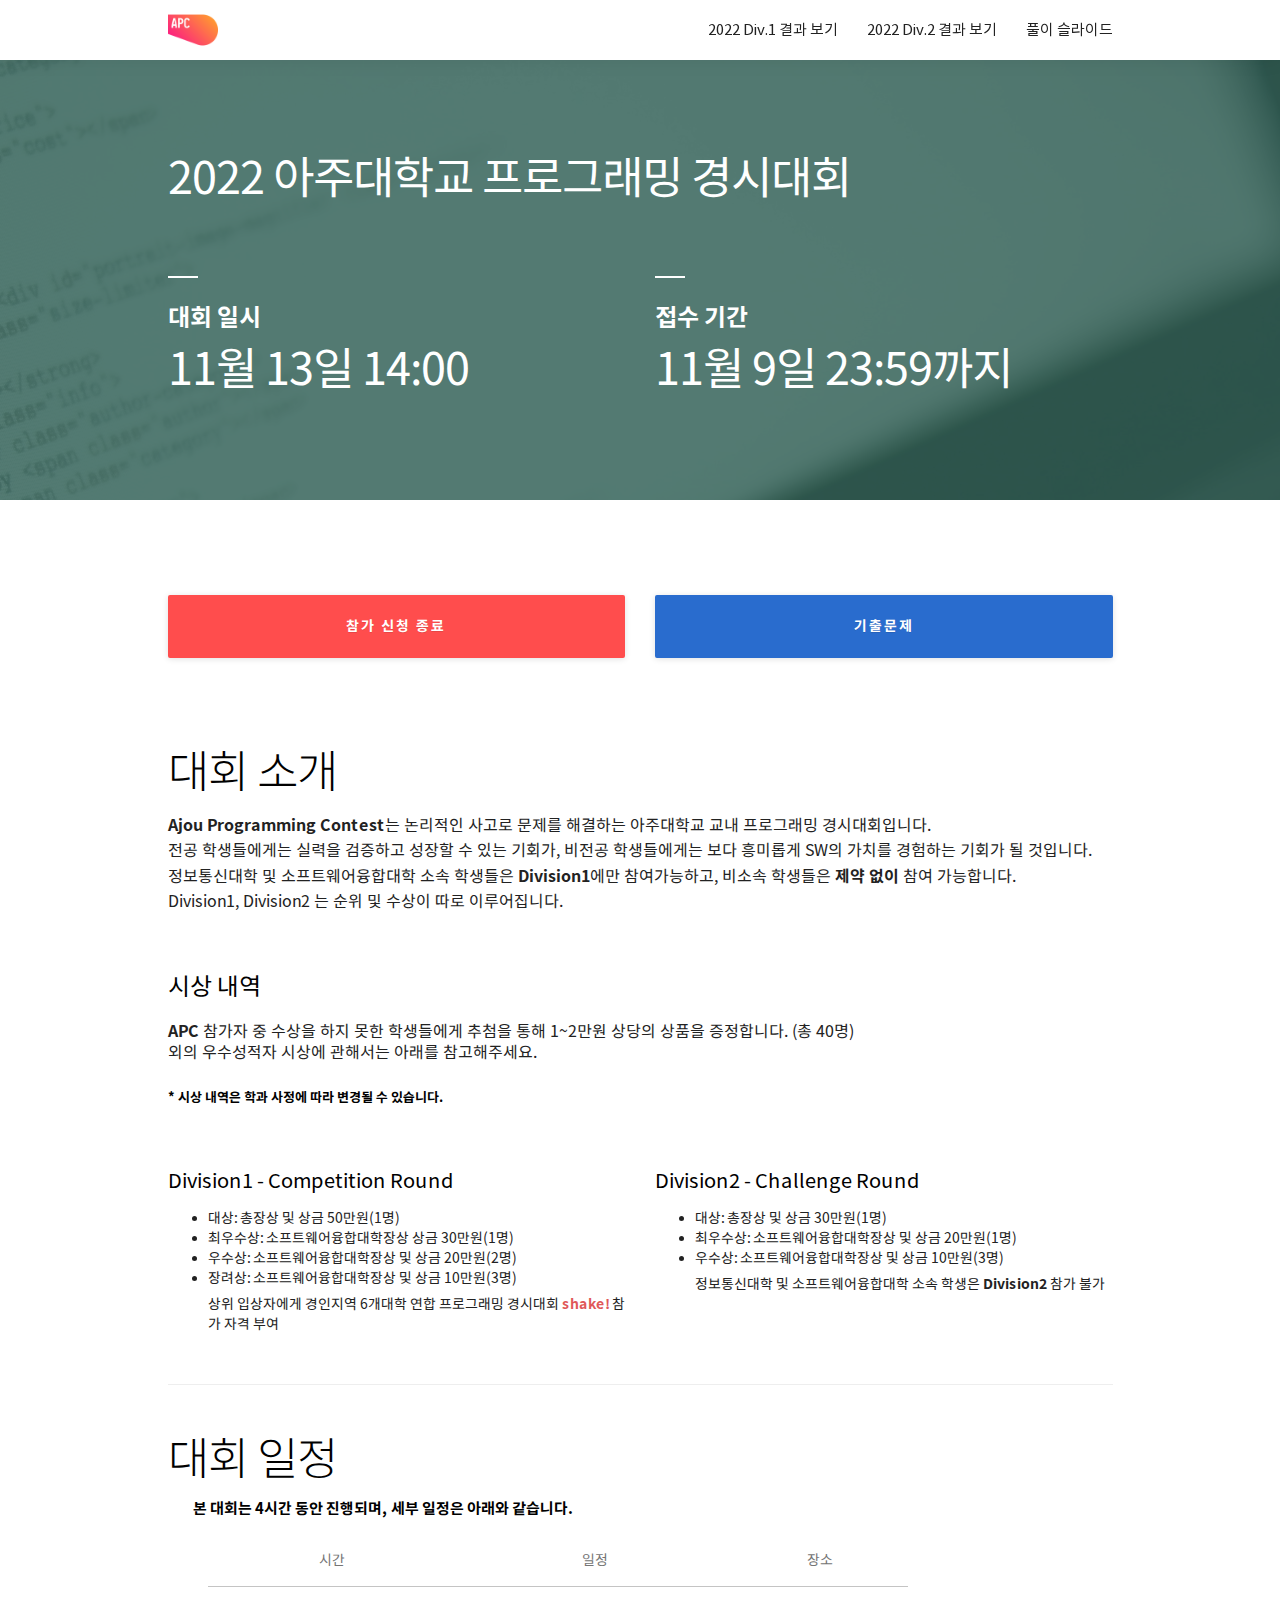
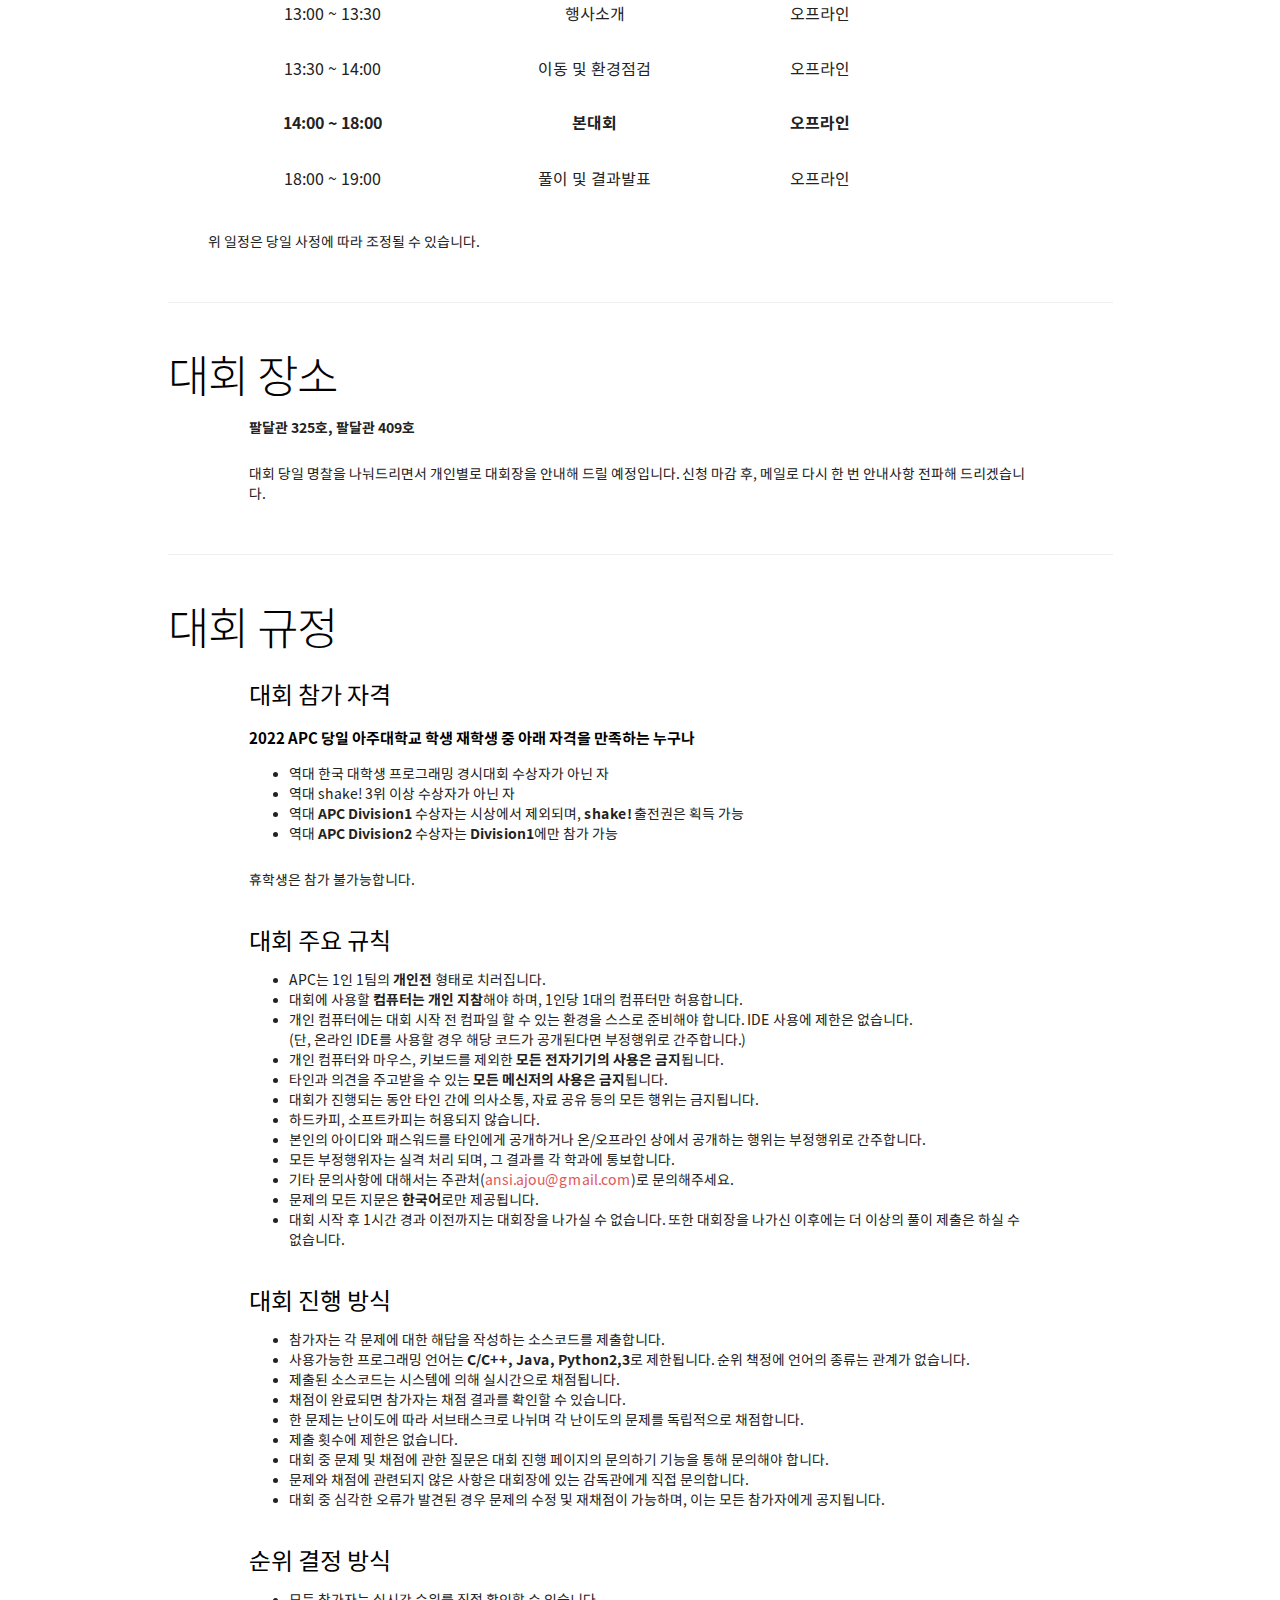
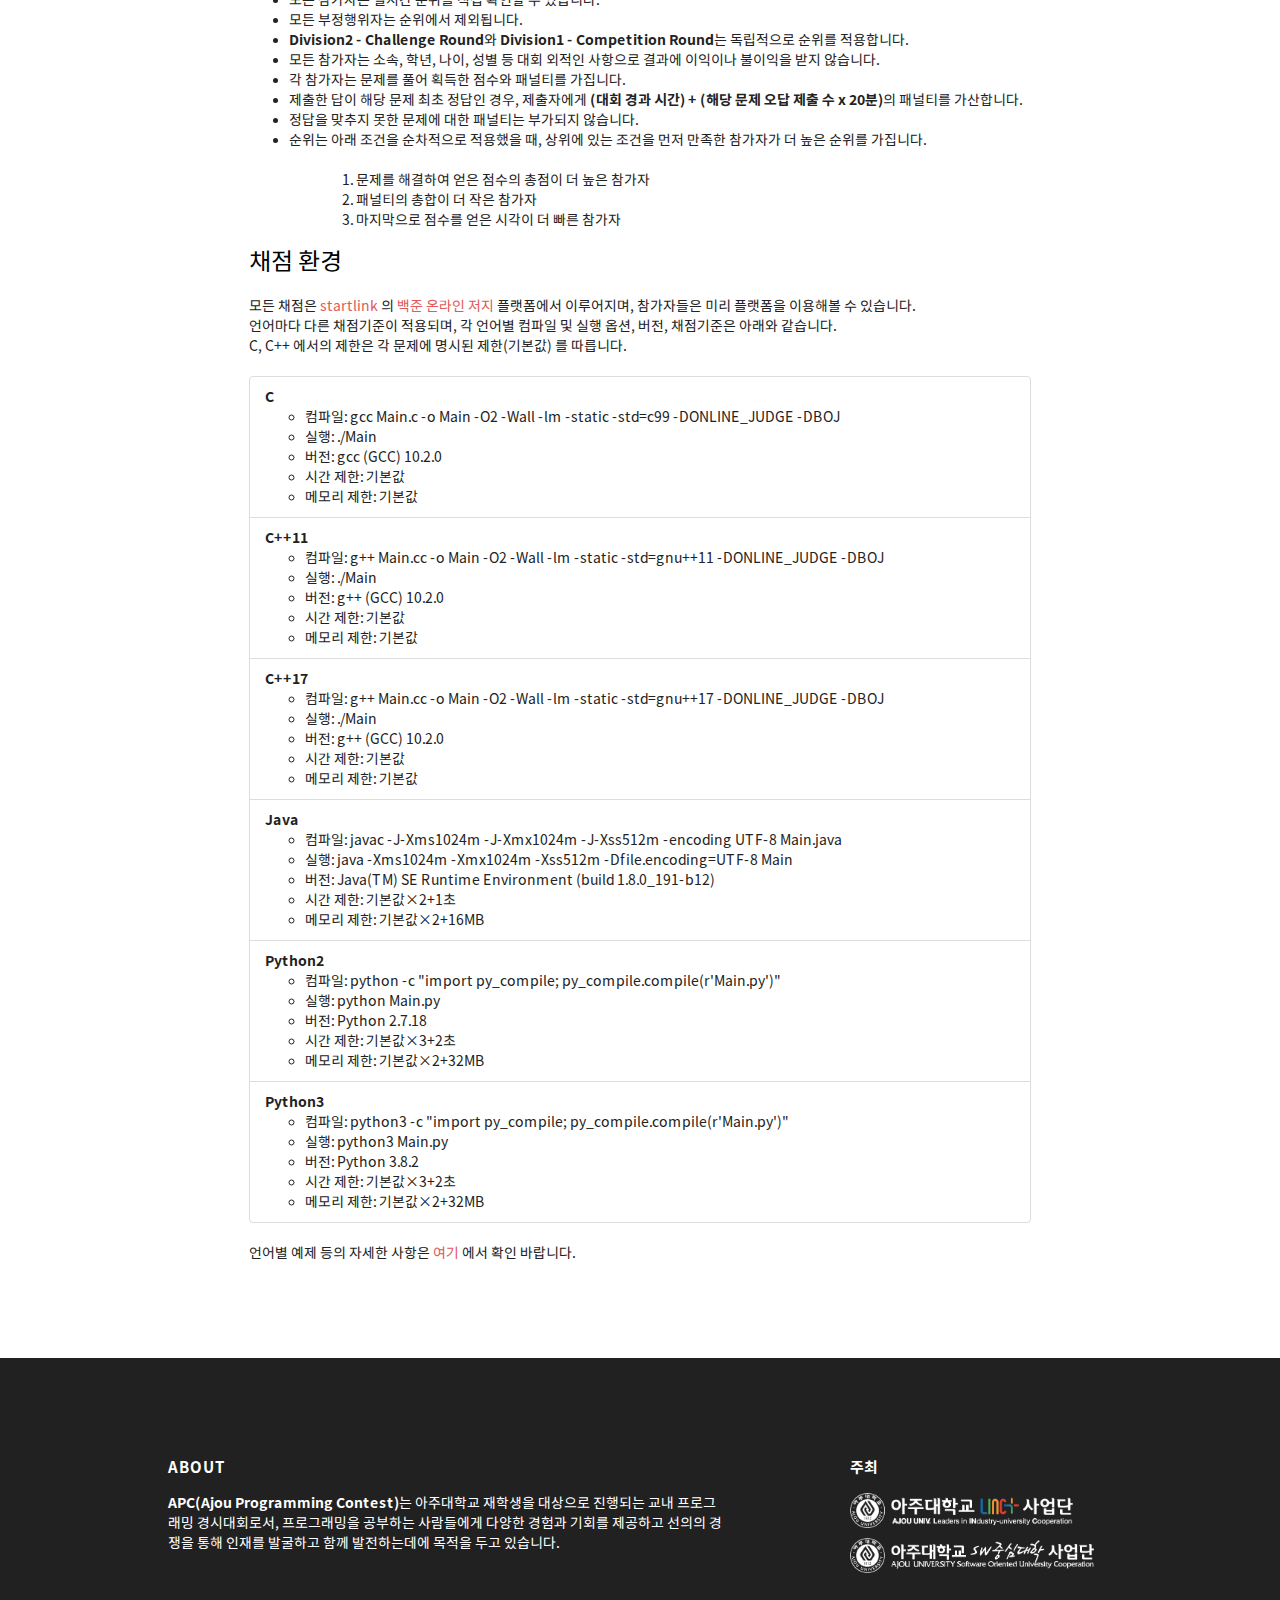
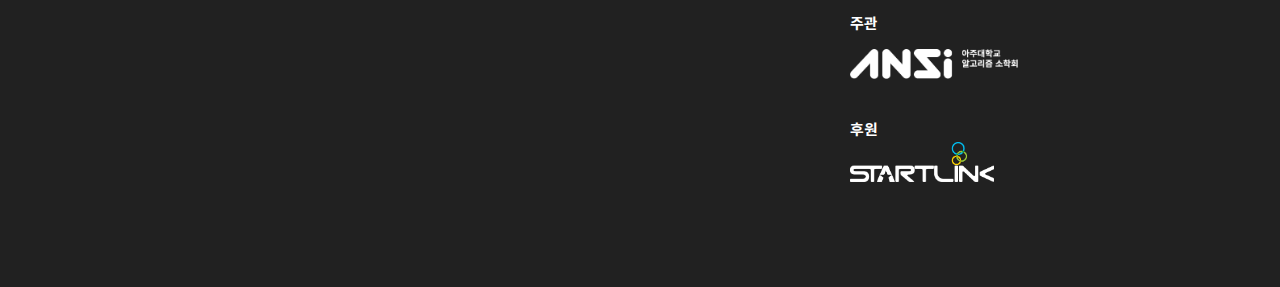
<file: apc/index.html>
<!--DOCTYPE html -->
<html>

<head>
    <!-- Meta, title, CSS, favicons, etc. -->
    <meta charset="utf-8">
    <meta name="viewport" content="width=device-width, initial-scale=1, maximum-scale=1, user-scalable=no">
    <meta name="description" content="">
    <meta name="author" content="">

    <title>APC 아주대학교 프로그래밍 경시대회</title>

    <!-- Bootstrap core CSS -->
    <link href="../static/bootstrap/css/bootstrap.min.css" rel="stylesheet">

    <!-- Google Fonts -->
    <link href="https://fonts.googleapis.com/css?family=Roboto+Slab:400,100,300,700" rel="stylesheet" type="text/css">

    <!-- Icon Fonts -->
    <link href="../static/css/themify-icons.css" rel="stylesheet" type="text/css">

    <!-- Required CSS Files -->
    <link href="../static/css/animate.css" rel="stylesheet">
    <link href="../static/css/owl.carousel.css" rel="stylesheet">
    <link href="../static/css/style.css" rel="stylesheet">
    <link href="../static/css/apc.css" rel="stylesheet">

    <!-- Favicon -->
    <link rel="apple-touch-icon" sizes="57x57" href="../static/Favicon.ico/apple-icon-57x57.png">
    <link rel="apple-touch-icon" sizes="60x60" href="../static/Favicon.ico/apple-icon-60x60.png">
    <link rel="apple-touch-icon" sizes="72x72" href="../static/Favicon.ico/apple-icon-72x72.png">
    <link rel="apple-touch-icon" sizes="76x76" href="../static/Favicon.ico/apple-icon-76x76.png">
    <link rel="apple-touch-icon" sizes="114x114" href="../static/Favicon.ico/apple-icon-114x114.png">
    <link rel="apple-touch-icon" sizes="120x120" href="../static/Favicon.ico/apple-icon-120x120.png">
    <link rel="apple-touch-icon" sizes="144x144" href="../static/Favicon.ico/apple-icon-144x144.png">
    <link rel="apple-touch-icon" sizes="152x152" href="../static/Favicon.ico/apple-icon-152x152.png">
    <link rel="apple-touch-icon" sizes="180x180" href="../static/Favicon.ico/apple-icon-180x180.png">
    <link rel="icon" type="image/png" sizes="192x192"  href="../static/Favicon.ico/android-icon-192x192.png">
    <link rel="icon" type="image/png" sizes="32x32" href="../static/Favicon.ico/favicon-32x32.png">
    <link rel="icon" type="image/png" sizes="96x96" href="../static/Favicon.ico/favicon-96x96.png">
    <link rel="icon" type="image/png" sizes="16x16" href="../static/Favicon.ico/favicon-16x16.png">
    <link rel="manifest" href="../static/Favicon.ico/manifest.json">
    <meta name="msapplication-TileColor" content="#ffffff">
    <meta name="msapplication-TileImage" content="../static/Favicon.ico/ms-icon-144x144.png">
    <meta name="theme-color" content="#ffffff"><link rel="shortcut icon" href="../static/Favicon.ico/favicon.ico">
    <!--No Responsive-->
    <!--     <style>
            .container {
                width: 970px;
                max-width: none !important;
            }
        </style> -->
    <!--[if lt IE 9]><script src="assets/js/ie8-responsive-file-warning.js"></script><![endif]-->

    <!-- HTML5 shim and Respond.js IE8 support of HTML5 elements and media queries -->
    <!--[if lt IE 9]>
    <script src="https://oss.maxcdn.com/libs/html5shiv/3.7.0/html5shiv.js"></script>
    <script src="https://oss.maxcdn.com/libs/respond.js/1.3.0/respond.min.js"></script>
    <![endif]-->

    <!-- Favicons -->

    <meta property="og:image" content="../static/img/apc2022_og.png" />
    <meta property="og:title" content="제 12회 아주대학교 프로그래밍 경시대회가 열립니다!" />
    <meta property="og:url" content="/apc" />
    <meta property="og:site_name" content="APC 2022" />
    <meta property="og:type" content="website" />
    <meta property="og:description" content="2022년 11월 13일, 제12회 Ajou Programming Contest가 개최됩니다." />

</head>

<body class="loaded">
    <div class="loader" style="opacity: 0; display: none;">
        <div class="animated rubberBand spinner"></div>
    </div>

    <div class="layout-wrapper page" id="page">
        <header id="header" class="section header white-header active-section">
            <div class="container">
                <div class="row">
                    <div class="col-md-3 col-md-offset-1">
                        <div class="logo">
                            <a href="/apc" title="">
                                <img src="../static/img/apc_logo_origin.png" style="height: 50px;" class="standard-logo middle-content" />
                            </a>
                        </div>
                    </div>
                    <div class="col-md-7 menu-col text-right">
                        <div class="menu">
                            <ul class="list-inline">
                                <li><a href="https://www.acmicpc.net/contest/board/900">2022 Div.1 결과 보기</a></li>
				                <li><a href="https://www.acmicpc.net/contest/board/901">2022 Div.2 결과 보기</a></li>
                                <li><a href="https://drive.google.com/file/d/15QyNVeBW4hy7bv6xXqEhKBUymWAm8gWn/view?usp=sharing">풀이 슬라이드</a></li>
                            </ul>
                        </div>
                    </div>
                    <div class="menu-toggle ">
                        <i class="ti-menu"></i>
                    </div>
                </div>
            </div>
        </header>
        <br><br><br>
        <div id="videoback" style="position:absolute; height:100%; width:100%; opacity:0.5;"></div>
        <section class="big-hero section background-wrapper with-overlay black-overlay active-section" style="background-color:rgba(35,230, 190,0.4); outline-offset: -3px;">
            <div class="container">
                <div class="row">
                    <div class="col-md-10 col-md-offset-1">
                        <div class="element">
                            <div class="element">

                                <h1>2022 아주대학교 프로그래밍 경시대회</h1>
                                <h4>
                                    <!-- <br>대회가 종료되었습니다. -->
                                </h4>
                                <div class="space"></div>
                                <div class="row">
                                    <div class="col-xs-6 animated fadeInRight">
                                        <div class="heading-line color-white big"></div>
                                        <h3><strong>대회 일시</strong></h3>
                                        <h1 class="hidden-xs font-width:500">11월 13일 14:00</h1>
                                        <h2 class="visible-xs font-width:500">11월 13일 14:00</h2>
                                        <!-- <h1 class="lighter hidden-xs" style="text-align:center;">~ 19:00</h1> -->
                                        <!-- <h2 class="lighter visible-xs">2019.05.26 13:00</h2> -->
                                    </div>
                                    
                                    <div class="col-xs-6 animated fadeInRight">
                                        <div class="heading-line color-white big"></div>
                                        <h3><strong>접수 기간</strong></h3>
                                        <h1 class="hidden-xs font-width:500">11월 9일 23:59까지</h1>
                                        <h2 class="visible-xs font-width:500">11월 9일 23:59까지</h2>
                                    </div>
                                </div>
                            </div>
                        </div>
                    </div>
                </div>
            </div>
        </section>
        <div id="rule" class="section active-section" style="outline-offset: -3px;">
            <div class="container">
                <div class="row">
                    <div class="col-md-10 col-md-offset-1">
                        <div class="row">
                            <div class="col-xs-6"> <a href="https://forms.gle/6xSeBXFuCQa8o3iEA" target="_blank"><button type="button" class="btn btn-punch btn-primary btn-lg btn-darker btn-block" data-toggle="modal" data-target="#modalSubmit">참가 신청 종료</button></a></div>
                            <!-- <div class="col-xs-6"> <a href="https://forms.gle/6xSeBXFuCQa8o3iEA" target="_blank"><button type="button" class="btn btn-punch btn-secondary btn-lg btn-darker btn-block" data-toggle="modal" data-target="#modalSubmit">참가 신청 중</button></a></div> -->
                            <div class="col-xs-6"> <a href="https://www.acmicpc.net/category/408" target="_blank"><button type="button" class="btn btn-punch btn-lg btn-success btn-darker btn-block">기출문제</button></a></div>
                        </div>
                        <div class="space"></div>
                        <div class="space"></div>
                        <div class="space"></div>
                        <h1 class="lighter">대회 소개 </h1>
                        <p class="lead">
                            <strong>Ajou Programming Contest</strong>는 논리적인 사고로 문제를 해결하는 아주대학교 교내 프로그래밍 경시대회입니다.
                            <br>전공 학생들에게는 실력을 검증하고 성장할 수 있는 기회가, 비전공 학생들에게는 보다 흥미롭게 SW의 가치를 경험하는 기회가 될 것입니다.
                            <br>정보통신대학 및 소프트웨어융합대학 소속 학생들은 <strong>Division1</strong>에만 참여가능하고, 비소속 학생들은 <strong>제약 없이</strong> 참여 가능합니다.
                            <br>Division1, Division2 는 순위 및 수상이 따로 이루어집니다.

                        </p>
                        <h3>시상 내역</h3>
                        <p class="big-text">
                            <strong>APC</strong> 참가자 중 수상을 하지 못한 학생들에게 추첨을 통해 1~2만원 상당의 상품을 증정합니다. (총 40명)
                            <br> 외의 우수성적자 시상에 관해서는 아래를 참고해주세요.
                            <h6>* 시상 내역은 학과 사정에 따라 변경될 수 있습니다. </h6>
                        </p>
                        <div class="row">
                            <div class="col-sm-6">
                                <h4>Division1 - Competition Round</h4>
                                <ul>
                                    <li>대상: 총장상 및 상금 50만원(1명)</li>
                                    <li>최우수상: 소프트웨어융합대학장상 상금 30만원(1명)</li>
                                    <li>우수상: 소프트웨어융합대학장상 및 상금 20만원(2명)</li>
                                    <li>장려상: 소프트웨어융합대학장상 및 상금 10만원(3명)</li>
                                    <p>
                                        상위 입상자에게 경인지역 6개대학 연합 프로그래밍 경시대회 <a href="http://shake.codes"><strong>shake!</strong></a> 참가 자격 부여
                                    </p>
                                </ul>
                            </div>
                            <div class="col-sm-6">
                                <h4>Division2 - Challenge Round</h4>
                                <ul>
                                    <li>대상: 총장상 및 상금 30만원(1명)</li>
                                    <li>최우수상: 소프트웨어융합대학장상 및 상금 20만원(1명)</li>
                                    <li>우수상: 소프트웨어융합대학장상 및 상금 10만원(3명)</li>
                                    <p> 정보통신대학 및 소프트웨어융합대학 소속 학생은 <strong>Division2</strong> 참가 불가</p>
                                </ul>
                            </div>
                        </div>

                        <div class="space"></div>
                        <hr/>
                        <div class="space"></div>

                        <h1 class="lighter">대회 일정</h1>
                        <div class="row">
                            <ul>
                                <h5>본 대회는 4시간 동안 진행되며, 세부 일정은 아래와 같습니다.</h5>
                                <div class="container">
                                    <table class="table table-hover" id="cssTable" style="max-width:700px;">
                                        <thead>
                                            <tr>
                                                <th>시간</th>
                                                <th>일정</th>
                                                <th>장소</th>
                                            </tr>
                                        </thead>
                                        <tbody>
                                            <tr>
                                                <td>13:00 ~ 13:30</td>
                                                <td>행사소개</td>
                                                <td>오프라인</td>
                                            </tr>
                                            <tr>
                                                <td>13:30 ~ 14:00</td>
                                                <td>이동 및 환경점검</td>
					                            <td>오프라인</td>
                                            </tr>
                                            <tr>
                                                <td><strong>14:00 ~ 18:00</strong></td>
                                                <td><strong>본대회</strong></td>
                                                <td><strong>오프라인</strong></td>
                                            </tr>
                                            <tr>
                                                <td>18:00 ~ 19:00</td>
                                                <td>풀이 및 결과발표</td>
                                                <td>오프라인</td>
                                            </tr>
                                        </tbody>
                                    </table>
                                    <p>
                                        위 일정은 당일 사정에 따라 조정될 수 있습니다. <br>
                                    </p>
                                </div>
                            </ul>
                        </div>

                        <div class="space"></div>
                        <hr/>
                        <div class="space"></div>

                        <h1 class="lighter">대회 장소</h1>
                        <div class="row">
                            <div class="col-md-10 col-md-offset-1">
                                <p>
                                    <strong>팔달관 325호, 팔달관 409호</strong>
                                </p>
                                <p>
                                    대회 당일 명찰을 나눠드리면서 개인별로 대회장을 안내해 드릴 예정입니다.
                                    신청 마감 후, 메일로 다시 한 번 안내사항 전파해 드리겠습니다.
                                </p>
                            </div>
                            <!-- <div class="col-sm-6">
                                <h4>Division1 - Competition Round</h4>
                                <p>
                                    팔달관 318, 333호<br>
                                    <strong>(변동 가능성 있음)</strong>
                                </p>
                            </div>
                            <div class="col-sm-6">
                                <h4>Division2 - Challenge Round</h4>
                                <p>
                                    팔달관 111호<br>
                                    <strong>(변동 가능성 있음)</strong>
                                </p>
                            </div> -->
                        </div>

                        <div class="space"></div>
                        <hr/>
                        <div class="space"></div>

                        <h1 class="lighter">대회 규정</h1>
                        <div class="row">
                            <div class="col-md-10 col-md-offset-1">
                                <h3>대회 참가 자격</h3>
                                    <h5><strong>2022 APC</strong> 당일 아주대학교 학생 재학생 중 아래 자격을 만족하는 누구나</h5>
                                <ul>
                                    <li>역대 한국 대학생 프로그래밍 경시대회 수상자가 아닌 자</li>
                                    <li>역대 shake! 3위 이상 수상자가 아닌 자</li>
                                    <li>역대 <strong>APC Division1</strong> 수상자는 시상에서 제외되며, <strong>shake!</strong> 출전권은 획득 가능</li>
                                    <li>역대 <strong>APC Division2</strong> 수상자는 <strong>Division1</strong>에만 참가 가능</li>
                                </ul>

                                <p>
                                    휴학생은 참가 불가능합니다.
                                </p>

                                <h3>대회 주요 규칙</h3>
                                <ul>
                                    <li>APC는 1인 1팀의 <strong>개인전</strong> 형태로 치러집니다.</li>
                                    <!-- <li><strong>본 대회는 온라인으로 진행되며, 참가자 전원은 대회 시간동안 zoom 어플리케이션을 통해 본인의 모습을 생중계 해야 합니다.</strong><a href="https://drive.google.com/file/d/1aoWj-KhGFc1uaghuiDzoojZ8omad6Imo/view?usp=sharing"> (zoom을 이용한 참가 가이드)</a></li> -->
                                    <li>대회에 사용할 <strong>컴퓨터는 개인 지참</strong>해야 하며, 1인당 1대의 컴퓨터만 허용합니다.</li>
                                    <li>개인 컴퓨터에는 대회 시작 전 컴파일 할 수 있는 환경을 스스로 준비해야 합니다. IDE 사용에 제한은 없습니다.<br>
                                        (단, 온라인 IDE를 사용할 경우 해당 코드가 공개된다면 부정행위로 간주합니다.)</li>
                                    <li>개인 컴퓨터와 마우스, 키보드를 제외한 <strong>모든 전자기기의 사용은 금지</strong>됩니다.</li>
                                    <li>타인과 의견을 주고받을 수 있는 <strong>모든 메신저의 사용은 금지</strong>됩니다.</li>
                                    <li>대회가 진행되는 동안 타인 간에 의사소통, 자료 공유 등의 모든 행위는 금지됩니다.</li>
                                    <li>하드카피, 소프트카피는 허용되지 않습니다.</li>
                                    <!-- <li>하드카피, 소프트카피의 사용이 허용됩니다. 단, 하드카피 및 소프트카피 사용 시 참조한 자료 정보의 출처를 주석으로 처리하여 코드에 적어야 합니다.</li> -->
				                    <li>본인의 아이디와 패스워드를 타인에게 공개하거나 온/오프라인 상에서 공개하는 행위는 부정행위로 간주합니다.</li>
				                    <li>모든 부정행위자는 실격 처리 되며, 그 결과를 각 학과에 통보합니다.</li>
                                    <li>기타 문의사항에 대해서는 주관처(<a href="mailto:ansi.ajou@gmail.com">ansi.ajou@gmail.com</a>)로 문의해주세요.</li>
                                    <li>문제의 모든 지문은 <strong>한국어</strong>로만 제공됩니다.</li>
                                    <li>대회 시작 후 1시간 경과 이전까지는 대회장을 나가실 수 없습니다. 또한 대회장을 나가신 이후에는 더 이상의 풀이 제출은 하실 수 없습니다.</li>
                                </ul>

                                <h3>대회 진행 방식</h3>
                                <ul>
                                    <li>참가자는 각 문제에 대한 해답을 작성하는 소스코드를 제출합니다.</li>
                                    <li>사용가능한 프로그래밍 언어는 <strong>C/C++, Java, Python2,3</strong>로 제한됩니다. 순위 책정에 언어의 종류는 관계가 없습니다.</li>
                                    <li>제출된 소스코드는 시스템에 의해 실시간으로 채점됩니다.</li>
                                    <li>채점이 완료되면 참가자는 채점 결과를 확인할 수 있습니다.</li>
                                    <li>한 문제는 난이도에 따라 서브태스크로 나뉘며 각 난이도의 문제를 독립적으로 채점합니다.</li>
                                    <li>제출 횟수에 제한은 없습니다.</li>
                                    <li>대회 중 문제 및 채점에 관한 질문은 대회 진행 페이지의 문의하기 기능을 통해 문의해야 합니다.</li>
                                    <li>문제와 채점에 관련되지 않은 사항은 대회장에 있는 감독관에게 직접 문의합니다.</li>
                                    <li>대회 중 심각한 오류가 발견된 경우 문제의 수정 및 재채점이 가능하며, 이는 모든 참가자에게 공지됩니다.</li>
                                </ul>

                                
                                <h3>순위 결정 방식</h3>
                                <ul>
                                    <li>모든 참가자는 실시간 순위를 직접 확인할 수 있습니다.</li>
                                    <li>모든 부정행위자는 순위에서 제외됩니다.</li>
                                    <li><strong>Division2 - Challenge Round</strong>와 <strong>Division1 - Competition Round</strong>는 독립적으로 순위를 적용합니다.</li>
                                    <li>모든 참가자는 소속, 학년, 나이, 성별 등 대회 외적인 사항으로 결과에 이익이나 불이익을 받지 않습니다.</li>
                                    <li>각 참가자는 문제를 풀어 획득한 점수와 패널티를 가집니다.</li>
                                    <li>제출한 답이 해당 문제 최초 정답인 경우, 제출자에게 <strong>(대회 경과 시간) + (해당 문제 오답 제출 수 x 20분)</strong>의 패널티를 가산합니다.</li>
                                    <li>정답을 맞추지 못한 문제에 대한 패널티는 부가되지 않습니다.</li>
                                    <li>순위는 아래 조건을 순차적으로 적용했을 때, 상위에 있는 조건을 먼저 만족한 참가자가 더 높은 순위를 가집니다.</li>
                                </ul>
                                <div class="row">
                                    <div class="col-md-10 col-md-offset-1">
                                        <ol>
                                            <li>문제를 해결하여 얻은 점수의 총점이 더 높은 참가자</li>
                                            <li>패널티의 총합이 더 작은 참가자</li>
                                            <li>마지막으로 점수를 얻은 시각이 더 빠른 참가자</li>
                                        </ol>
                                    </div>
                                </div>
                                <h3>채점 환경</h3>
                                <p>
                                    모든 채점은 <a href="https://startlink.io/">startlink</a> 의 <a href="https://www.acmicpc.net">백준 온라인 저지</a> 플랫폼에서 이루어지며, 참가자들은 미리 플랫폼을 이용해볼 수 있습니다.<br>
                                    언어마다 다른 채점기준이 적용되며, 각 언어별 컴파일 및 실행 옵션, 버전, 채점기준은 아래와 같습니다.<br>
                                    C, C++ 에서의 제한은 각 문제에 명시된 제한(기본값) 를 따릅니다.
                                </p>
                                <ul class="list-group">
                                    <li class="list-group-item">
                                        <strong>C</strong>
                                        <ul>
                                            <li>컴파일: gcc Main.c -o Main -O2 -Wall -lm -static -std=c99 -DONLINE_JUDGE -DBOJ</li>
                                            <li>실행: ./Main</li>
                                            <li>버전: gcc (GCC) 10.2.0</li>
                                            <li>시간 제한: 기본값</li>
                                            <li>메모리 제한: 기본값</li>
                                        </ul>
                                    </li>
                                    <li class="list-group-item">
                                        <strong>C++11</strong>
                                        <ul>
                                            <li>컴파일: g++ Main.cc -o Main -O2 -Wall -lm -static -std=gnu++11 -DONLINE_JUDGE -DBOJ</li>
                                            <li>실행: ./Main</li>
                                            <li>버전: g++ (GCC) 10.2.0</li>
                                            <li>시간 제한: 기본값</li>
                                            <li>메모리 제한: 기본값</li>
                                        </ul>
                                    </li>
                                    <li class="list-group-item">
                                        <strong>C++17</strong>
                                        <ul>
                                            <li>컴파일: g++ Main.cc -o Main -O2 -Wall -lm -static -std=gnu++17 -DONLINE_JUDGE -DBOJ</li>
                                            <li>실행: ./Main</li>
                                            <li>버전: g++ (GCC) 10.2.0</li>
                                            <li>시간 제한: 기본값</li>
                                            <li>메모리 제한: 기본값</li>
                                        </ul>
                                    </li>
                                    <li class="list-group-item">
                                        <strong>Java</strong>
                                        <ul>
                                            <li>컴파일: javac -J-Xms1024m -J-Xmx1024m -J-Xss512m -encoding UTF-8 Main.java</li>
                                            <li>실행: java -Xms1024m -Xmx1024m -Xss512m -Dfile.encoding=UTF-8 Main</li>
                                            <li>버전: Java(TM) SE Runtime Environment (build 1.8.0_191-b12)</li>
                                            <li>시간 제한: 기본값×2+1초</li>
                                            <li>메모리 제한: 기본값×2+16MB</li>
                                        </ul>
                                    </li>
                                    <li class="list-group-item">
                                        <strong>Python2</strong>
                                        <ul>
                                            <li>컴파일: python -c "import py_compile; py_compile.compile(r'Main.py')"</li>
                                            <li>실행: python Main.py</li>
                                            <li>버전: Python 2.7.18</li>
                                            <li>시간 제한: 기본값×3+2초</li>
                                            <li>메모리 제한: 기본값×2+32MB</li>
                                        </ul>
                                    </li>
                                    <li class="list-group-item">
                                        <strong>Python3</strong>
                                        <ul>
                                            <li>컴파일: python3 -c "import py_compile; py_compile.compile(r'Main.py')"</li>
                                            <li>실행: python3 Main.py</li>
                                            <li>버전: Python 3.8.2</li>
                                            <li>시간 제한: 기본값×3+2초</li>
                                            <li>메모리 제한: 기본값×2+32MB</li>
                                        </ul>
                                    </li>
                                </ul>                                
                                언어별 예제 등의 자세한 사항은 <a href="https://www.acmicpc.net/help/language">여기</a> 에서 확인 바랍니다.
                                <ul></ul>
                            </div>
                        </div>
                    </div>
                </div>
            </div>
            <!--/.col-->
        </div>
        <!--/.row-->


        <div class="section footer black-background active-section">
            <div class="container">
                <div class="row">
                    <div class="col-md-6 col-md-offset-1">
                        <h5 class="uppercase-text letter-spacing">About</h5>
                        <strong>APC(Ajou Programming Contest)</strong>는 아주대학교 재학생을 대상으로 진행되는 교내 프로그래밍 경시대회로서, 프로그래밍을 공부하는 사람들에게 다양한 경험과 기회를 제공하고 선의의 경쟁을 통해 인재를 발굴하고 함께 발전하는데에 목적을 두고 있습니다.
                    </div>
                    <div class="col-md-1"></div>
                    <div class="col-md-3">
                            <h5 class="uppercase-text"><strong>주최</strong></h5>
                                <a href="http://linc.ajou.ac.kr" target="_blank"> <img src="../static/img/company-linc-white.png" style="height: 35px; width: auto;" class="company"> </a>
                                <br>
                                <a target="_blank"> <img src="../static/img/company-sw-white.png" style="height: 35px; width: auto;" class="company"> </a>
                            <p></p>
                             <h5 class="uppercase-text"><strong>주관</strong></h5>
                                <a target="_blank"> <img src="../static/img/ansi-white.png" style="height: 30px; width: auto;" class="company"> </a>
                            <p></p>    
                             <h5 class="uppercase-text" style="margin-bottom: 0px;"><strong>후원</strong></h5>
                            <a href="https://startlink.io/" target="_blank"><img src="../static/img/company-startlink-white.png" class="company" style="height: 40px; width: auto;"> </a>
                    </div>
                </div>
            </div>
        </div>
    </div>
    <script src="../static/js/jquery-1.10.2.min.js"></script>
    <script src="../static/bootstrap/js/bootstrap.min.js"></script>
    <script src="../static/js/jquery.flexslider-min.js"></script>
    <script src="../static/js/waypoints.min.js"></script>
    <script src="../static/js/stellar.js"></script>
    <script src="../static/js/jquery.localscroll.min.js"></script>
    <script src="../static/js/jquery.scrollto.min.js"></script>
    <script src="../static/js/validator.min.js"></script>
    <script src="../static/js/jquery.form.min.js"></script>
    <script src="../static/js/isotope.pkgd.min.js"></script>
    <script src="../static/js/jquery.videoBG.js"></script>
    <script src="../static/js/scripts.js"></script>
    <script>
        $(document).ready(function () {
            $('#videoback').videoBG({
                mp4: '../static/img/bg-main.mp4',
                ogv: '../static/img/bg-main.ogv',
                webm: '../static/img/bg-main.webm',
                poster: '../static/img/bg-main.png',
                scale: true,
                zIndex: 0,
                opacity: 1
            });

        })
    </script>
</body>
<!-- <script>
    (function(i,s,o,g,r,a,m){i['GoogleAnalyticsObject']=r;i[r]=i[r]||function(){
        (i[r].q=i[r].q||[]).push(arguments)},i[r].l=1*new Date();a=s.createElement(o),
        m=s.getElementsByTagName(o)[0];a.async=1;a.src=g;m.parentNode.insertBefore(a,m)
    })(window,document,'script','//www.google-analytics.com/analytics.js','ga');

    ga('create', 'UA-62803964-1', 'auto');
    ga('send', 'pageview');

</script> -->

<!-- <script>
    var $buoop = {vs:{i:9,f:15,o:12.1,s:5.1},c:2};
    function $buo_f(){
        var e = document.createElement("script");
        e.src = "//browser-update.org/update.js";
        document.body.appendChild(e);
    };
    try {document.addEventListener("DOMContentLoaded", $buo_f,false)}
    catch(e){window.attachEvent("onload", $buo_f)}
</script> -->
</html>
</file>
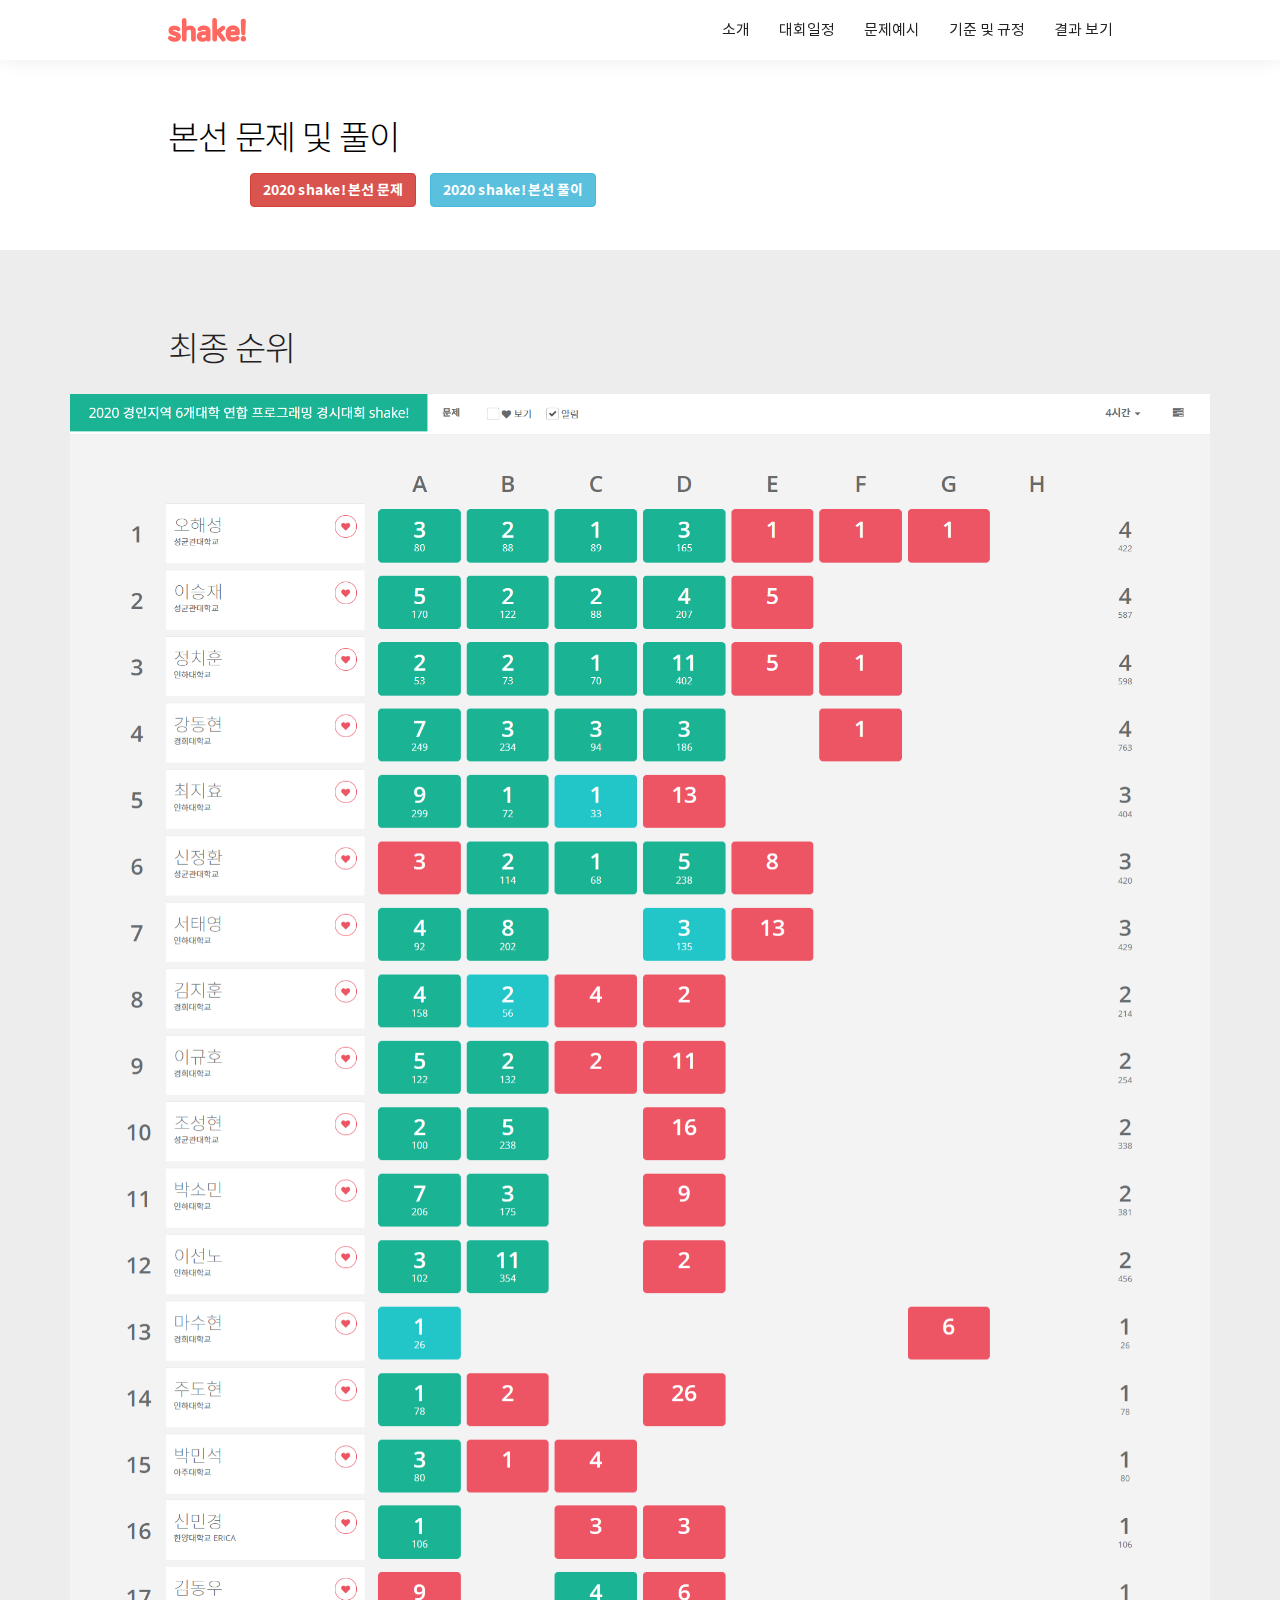
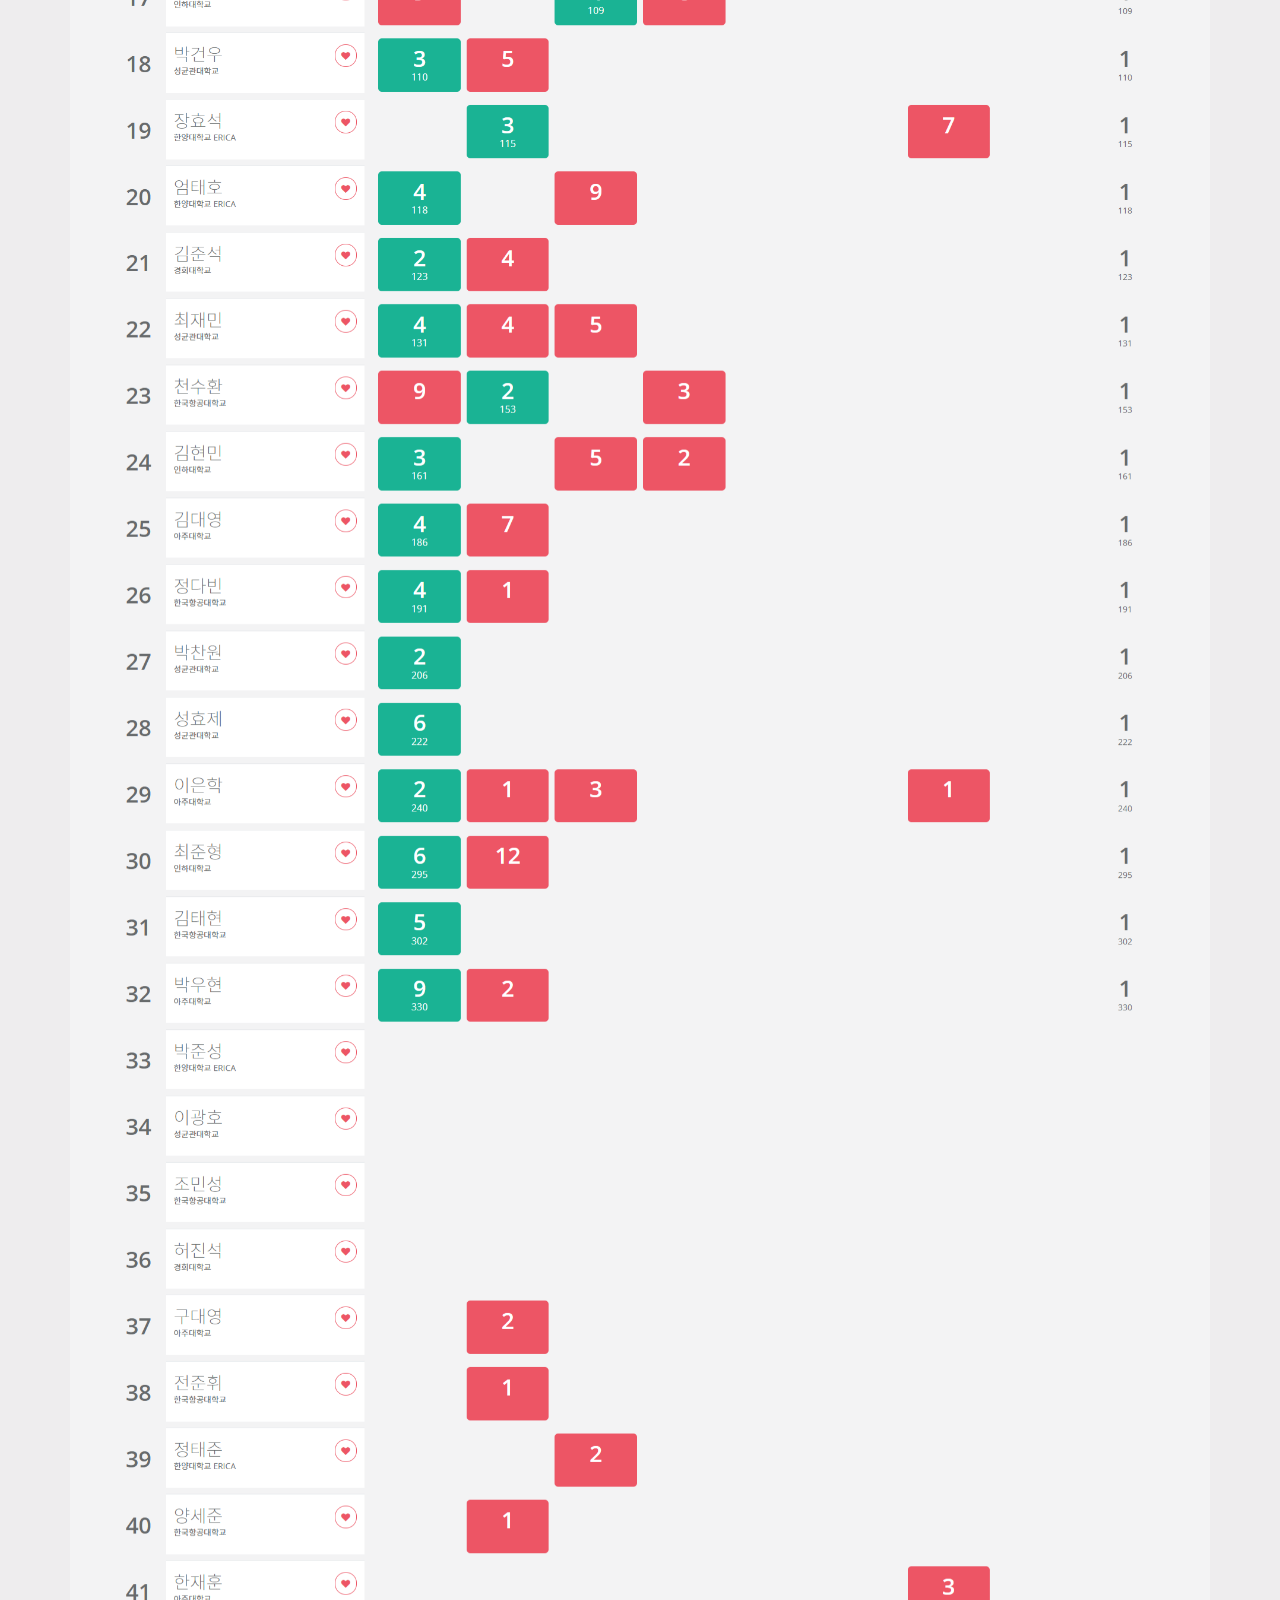
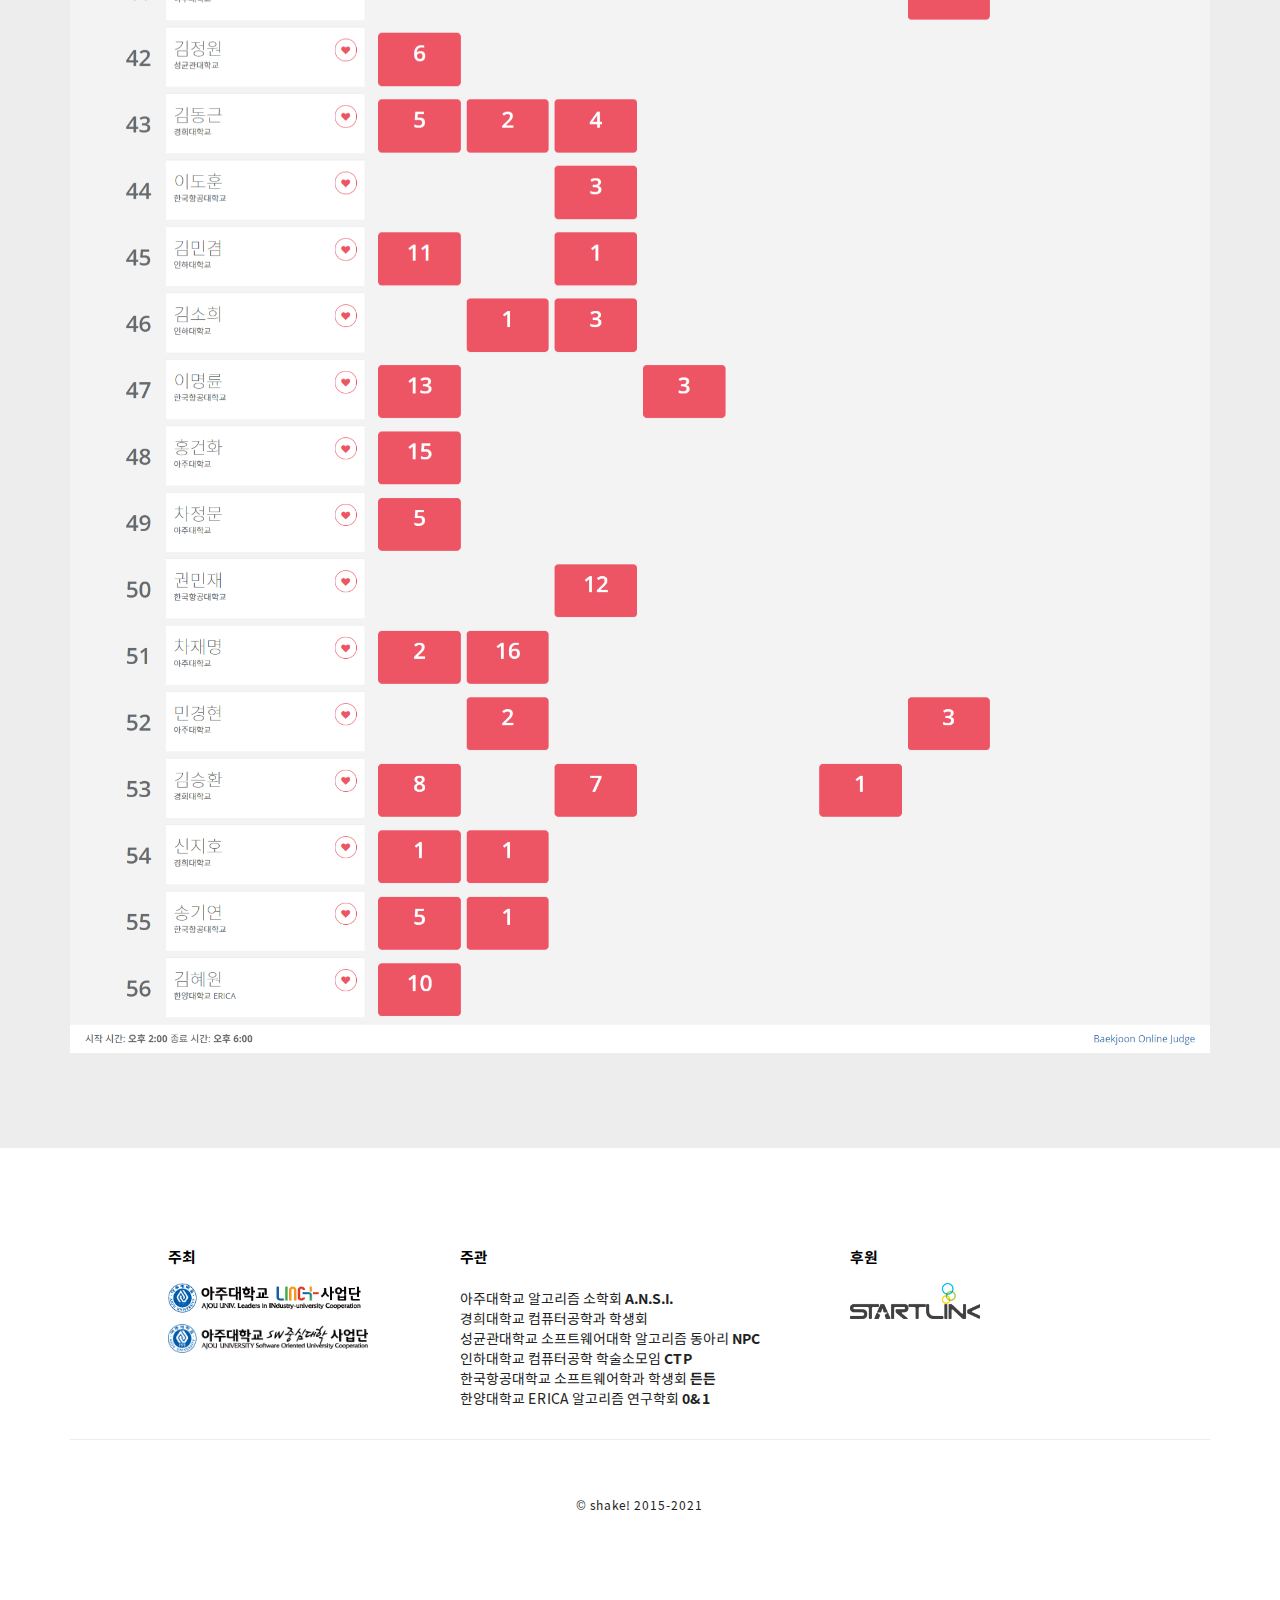
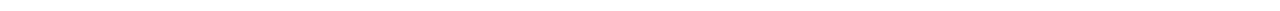
<file: results/2020/index.html>
<!--DOCTYPE html -->
<html>

<head>
    <!-- Meta, title, CSS, favicons, etc. -->
    <meta charset="utf-8">
    <meta name="viewport" content="width=device-width, initial-scale=1, maximum-scale=1, user-scalable=no">    
    <meta name="description" content="">
    <meta name="author" content="">

    <title>shake! 경인지역 6개대학 연합 프로그래밍 경시대회</title>

    <!-- Bootstr../static/ap core CSS -->
    <link href="../../static/bootstrap/css/bootstrap.min.css" rel="stylesheet">

    <!-- Google Fonts -->
    <link href="https://fonts.googleapis.com/css?family=Roboto+Slab:400,100,300,700" rel="stylesheet" type="text/css">

    <!-- Icon Fonts -->
    <link href="../../static/css/themify-icons.css" rel="stylesheet" type="text/css">

    <!-- Required CSS Files -->
    <link href="../../static/css/animate.css" rel="stylesheet">
    <link href="../../static/css/owl.carousel.css" rel="stylesheet">
    <link href="../../static/css/style.css" rel="stylesheet">
    <!--[if lt IE 9]><script src="assets/js/ie8-responsive-file-warning.js"></script><![endif]-->

    <!-- HTML5 shim and Respond.js IE8 support of HTML5 elements and media queries -->
    <!--[if lt IE 9]>
          <script src="https://oss.maxcdn.com/libs/html5shiv/3.7.0/html5shiv.js"></script>
          <script src="https://oss.maxcdn.com/libs/respond.js/1.3.0/respond.min.js"></script>
        <![endif]-->

    <!-- Favicons -->

    <meta property="og:image" content="https://shake.codes/static/img/2020_og.jpg"/>
    <meta property="og:title" content="2021 경인지역 6개대학 연합 프로그래밍 경시대회 shake!"/>
    <meta property="og:url" content="https://shake.codes"/>
    <meta property="og:site_name" content="shake! 2021"/>
    <meta property="og:type" content="website"/>
    <meta property="og:description" content="아주대학교, 경희대학교, 성균관대학교, 인하대학교, 한국항공대학교, 한양대학교 ERICA의 학교 대표들이 모여 함께하는 교류의 장, 2020 shake!"/>

</head>

<body class="loaded">

    <div class="loader" style="opacity: 0; display: none;">
        <div class="animated rubberBand spinner"></div>
    </div>

    <!-- Layout Wrapper -->
    <div class="layout-wrapper page" id="page">

        <header id="header" class="section transparent white-header header active-section">
            <div class="container">
                <div class="row">
                    <div class="col-md-3 col-md-offset-1">
                        <div class="logo">
                            <a href="/" title="">
                                <img src="../../static/img/black-logo.png" class="black-logo standard-logo middle-content" alt="">
                                <img src="../../static/img/white-logo.png" class="white-logo standard-logo middle-content" alt="">
                                <img src="../../static/img/black-logo.png" class="black-logo retina-logo middle-content" alt="">
                                <img src="../../static/img/white-logo.png" class="white-logo retina-logo middle-content" alt="">
                            </a>
                        </div>
                    </div>
                    <!-- /.col-->
                    <div class="col-md-7 menu-col text-right">
                        <div class="menu">
                            <ul class="list-inline">
                                <li><a href="/#about">소개</a>
                                </li>
                                <li><a href="/#apply">대회일정</a>
                                </li>
                                <li><a href="/#example">문제예시</a>
                                </li>
                                <li><a href="/#rule">기준 및 규정</a>
                                </li>
                                <li><a href="/results/2020">결과 보기</a>
                                </li>
                            </ul>
                        </div>
                    </div>
                    <!-- /.col-->
                    <div class="header-line">
                        <div class="line"></div>
                        <!--/.line-->
                    </div>
                    <!-- /.header-line -->
                    <div class="menu-toggle">
                        <i class="ti-menu"></i>
                    </div>
                </div>
            </div>
            <!-- /.container -->
        </header>
        <!-- /header -->
        <!-- /.section -->
        <div id="example" class="section gactive-section" style="outline-offset: -3px; padding-top:110px; padding-bottom: 40px;">
            <div class="container">
                <div class="row">
                    <div class="col-md-10 col-md-offset-1">
                        <h2 class="lighter">본선 문제 및 풀이</h2>
                        <div class="row">
                            <div class="col-md-10 col-md-offset-1">
                                <a href="https://www.acmicpc.net/category/detail/2399"><button type="button" class="btn btn-danger btn-preprob"><strong>2020 shake! 본선 문제</strong></button></a>
                                <a href="https://drive.google.com/file/d/1MA4W5Jic9goqLtH6fjn0ymgNF8GydA_O/view?usp=sharing"><button type="button" class="btn btn-info btn-preprob" style="margin-left: 10px;"><strong>2020 shake! 본선 풀이</strong></button></a>
                            </div>
                            <!-- /.col -->
                        </div>
                        <!-- /.row -->
                    </div>
                </div>
            </div>
            <!--/.container-->
        </div>
        <div id="example" class="section grey-background active-section" style="outline-offset: -3px; padding-top: 0px;">
            <hr>
            <div class="space"></div>
            <div class="container">
                <div class="row" style="padding-bottom: 25px;">
                    <div class="col-md-10 col-md-offset-1">
                        <h2 class="lighter">최종 순위</h2>
                    </div>
                </div>
                <img src="../../static/img/shake2020_final_result.jpg" style="width: 100%;"/>
            </div>
        </div>
        <!-- /.section -->
        <div class="section active-section">
            <div class="container">
                <div class="row">
                    <div class="col-md-3 col-md-offset-1">
                        <div class="row">
                            <div class="col-md-10">
                                <h5 class="uppercase-text"><strong>주최</strong></h5>
                                <a href="https://lincplus.ajou.ac.kr/" target="_blank"> <img src="../../static/img/company-linc.gif" style="width:200px; height:auto;" class="company"> </a>
                                <a target="_blank"> <img src="../../static/img/company-sw.png" style="width:200px; height:auto;" class="company"> </a>
                            </div>
                            <div class="col-md-2"></div>
                        </div>
                    </div>
                    <!--/.col-->
                    <div class="col-md-4">
                        <h5 class="uppercase-text"><strong>주관</strong></h5>
                        <p>아주대학교 알고리즘 소학회 <strong>A.N.S.I.</strong>
                        <br>경희대학교 컴퓨터공학과 학생회
                        <br>성균관대학교 소프트웨어대학 알고리즘 동아리 <strong>NPC</strong>
                        <br>인하대학교 컴퓨터공학 학술소모임 <strong>CTP</strong>
                        <br>한국항공대학교 소프트웨어학과 학생회 <strong>든든</strong>
                        <br>한양대학교 ERICA 알고리즘 연구학회 <strong>0&1</strong>
                        </p>
                    </div>
                    <!--/.col-->
                    <div class="col-md-3">
                        <h5 class="uppercase-text"><strong>후원</strong></h5>
                        <!-- <a href="https://www.modusign.co.kr/" target="_blank"><img src="../../static/img/company-modusign.png" class="company"> </a>
                        <br>
                        <a href="https://d2.naver.com/" target="_blank"> <img src="../../static/img/company-d2.png" class="company"> </a> -->
                        <!-- <br> -->
                        <a href="https://startlink.io/" target="_blank"><img src="../../static/img/company-startlink.png" class="company"> </a>
                    </div>
                    <!--/.col-->
                    <div class="col-md-12">
                        <div class="divider"></div>
                    </div>
                    <!--/.col-->

                </div>
                <div class="row">
                    <div class="col-md-8 col-md-offset-2 text-center">
                        <ul class="list-inline social-links"></ul>

                        <p class="letter-spacing small-text">
<!--
                            developed by <a href="mailto:waps12b@naver.com">waps12b</a><br>
                            designed by <a href="http://gar.am">garam</a><br>
-->
                            © shake! 2015-2021
                        </p>
                    </div>
                    <!--/.col-->
                </div>
                <!--/.row-->
            </div>
            <!--/.container-->
        </div>
        <!--/.section-->
    </div>
    <!-- /.layout-wrapper -->

    <!-- Placed at the end of the document so the pages load faster -->
    <script src="../../static/js/jquery-1.10.2.min.js"></script>
    <script src="../../static/bootstrap/js/bootstrap.min.js"></script>
    <script src="../../static/js/jquery.flexslider-min.js"></script>
    <script src="../../static/js/waypoints.min.js"></script>
    <script src="../../static/js/stellar.js"></script>
    <script src="../../static/js/jquery.localscroll.min.js"></script>
    <script src="../../static/js/jquery.scrollto.min.js"></script>
    <script src="../../static/js/validator.min.js"></script>
    <script src="../../static/js/jquery.form.min.js"></script>
    <script src="../../static/js/isotope.pkgd.min.js"></script>
    <script src="../../static/js/jquery.videoBG.js"></script>
    <script src="../../static/js/scripts.js"></script>
</html>
</file>
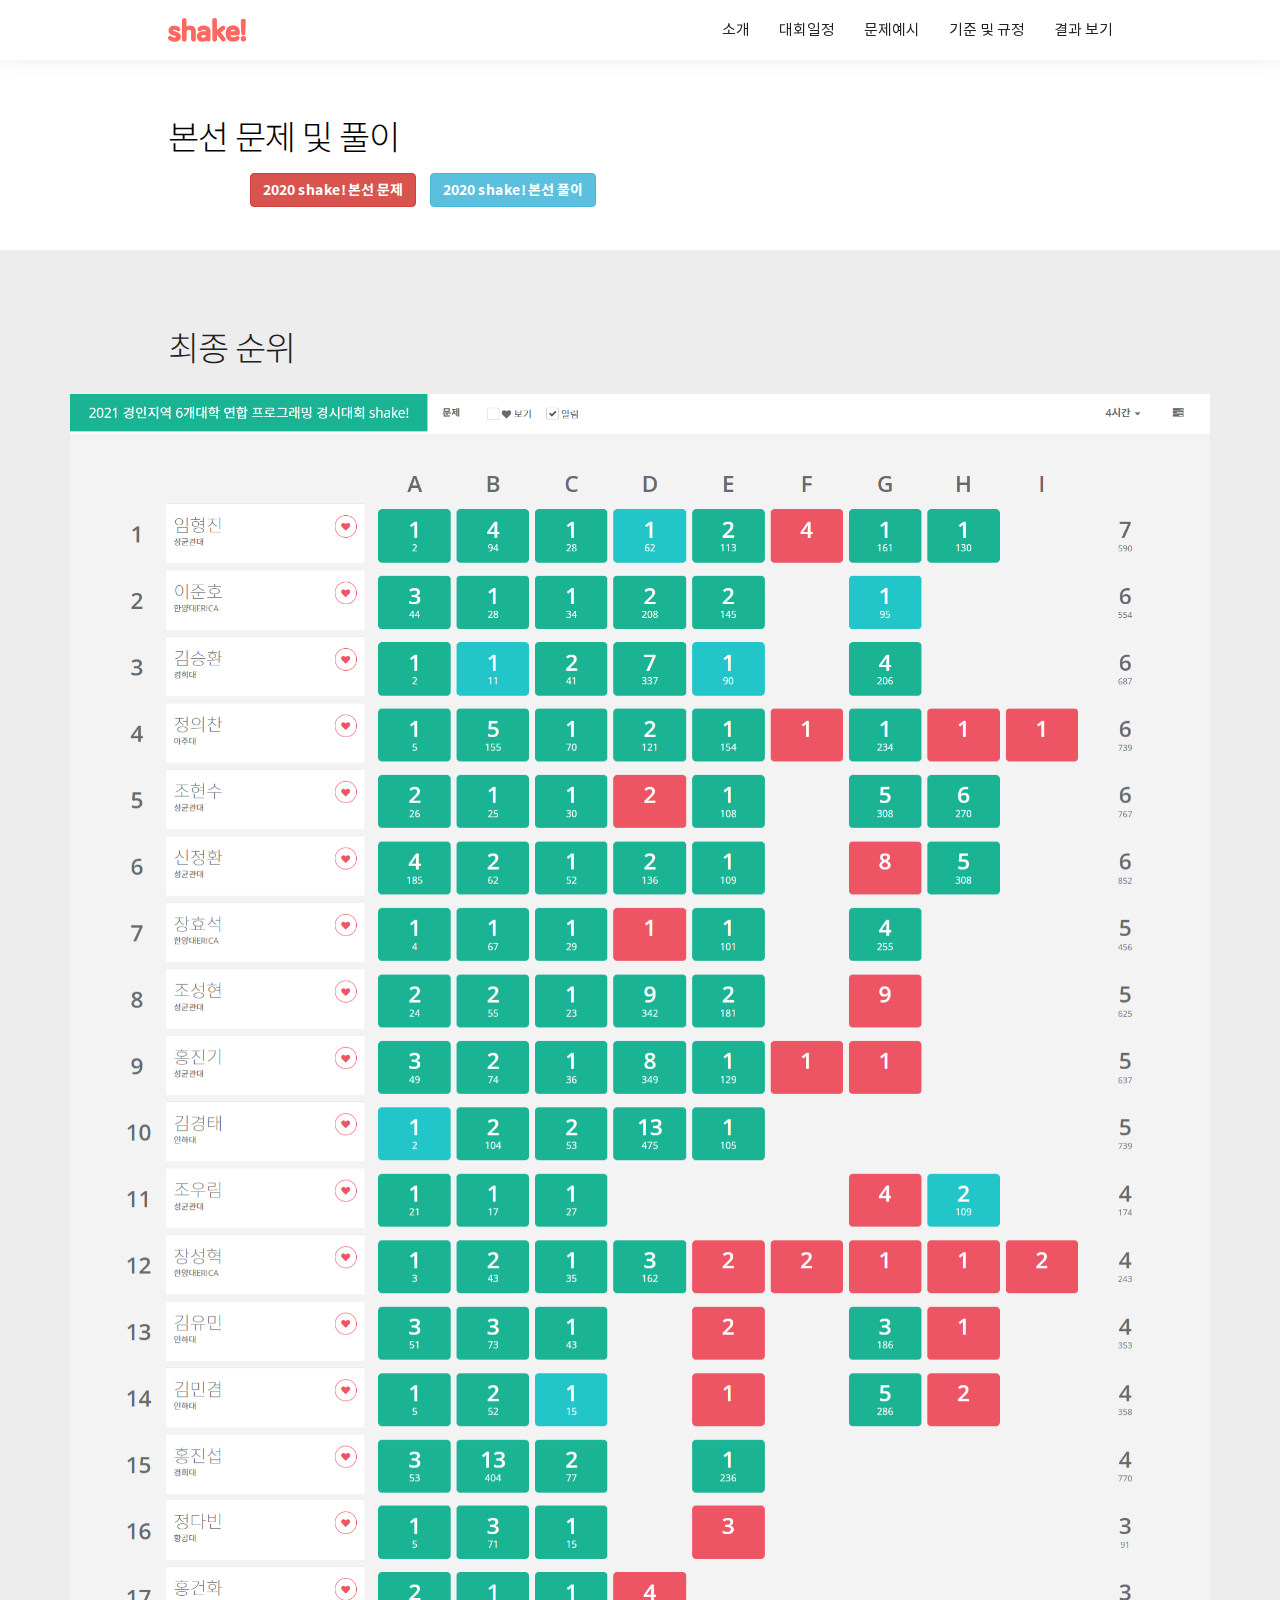
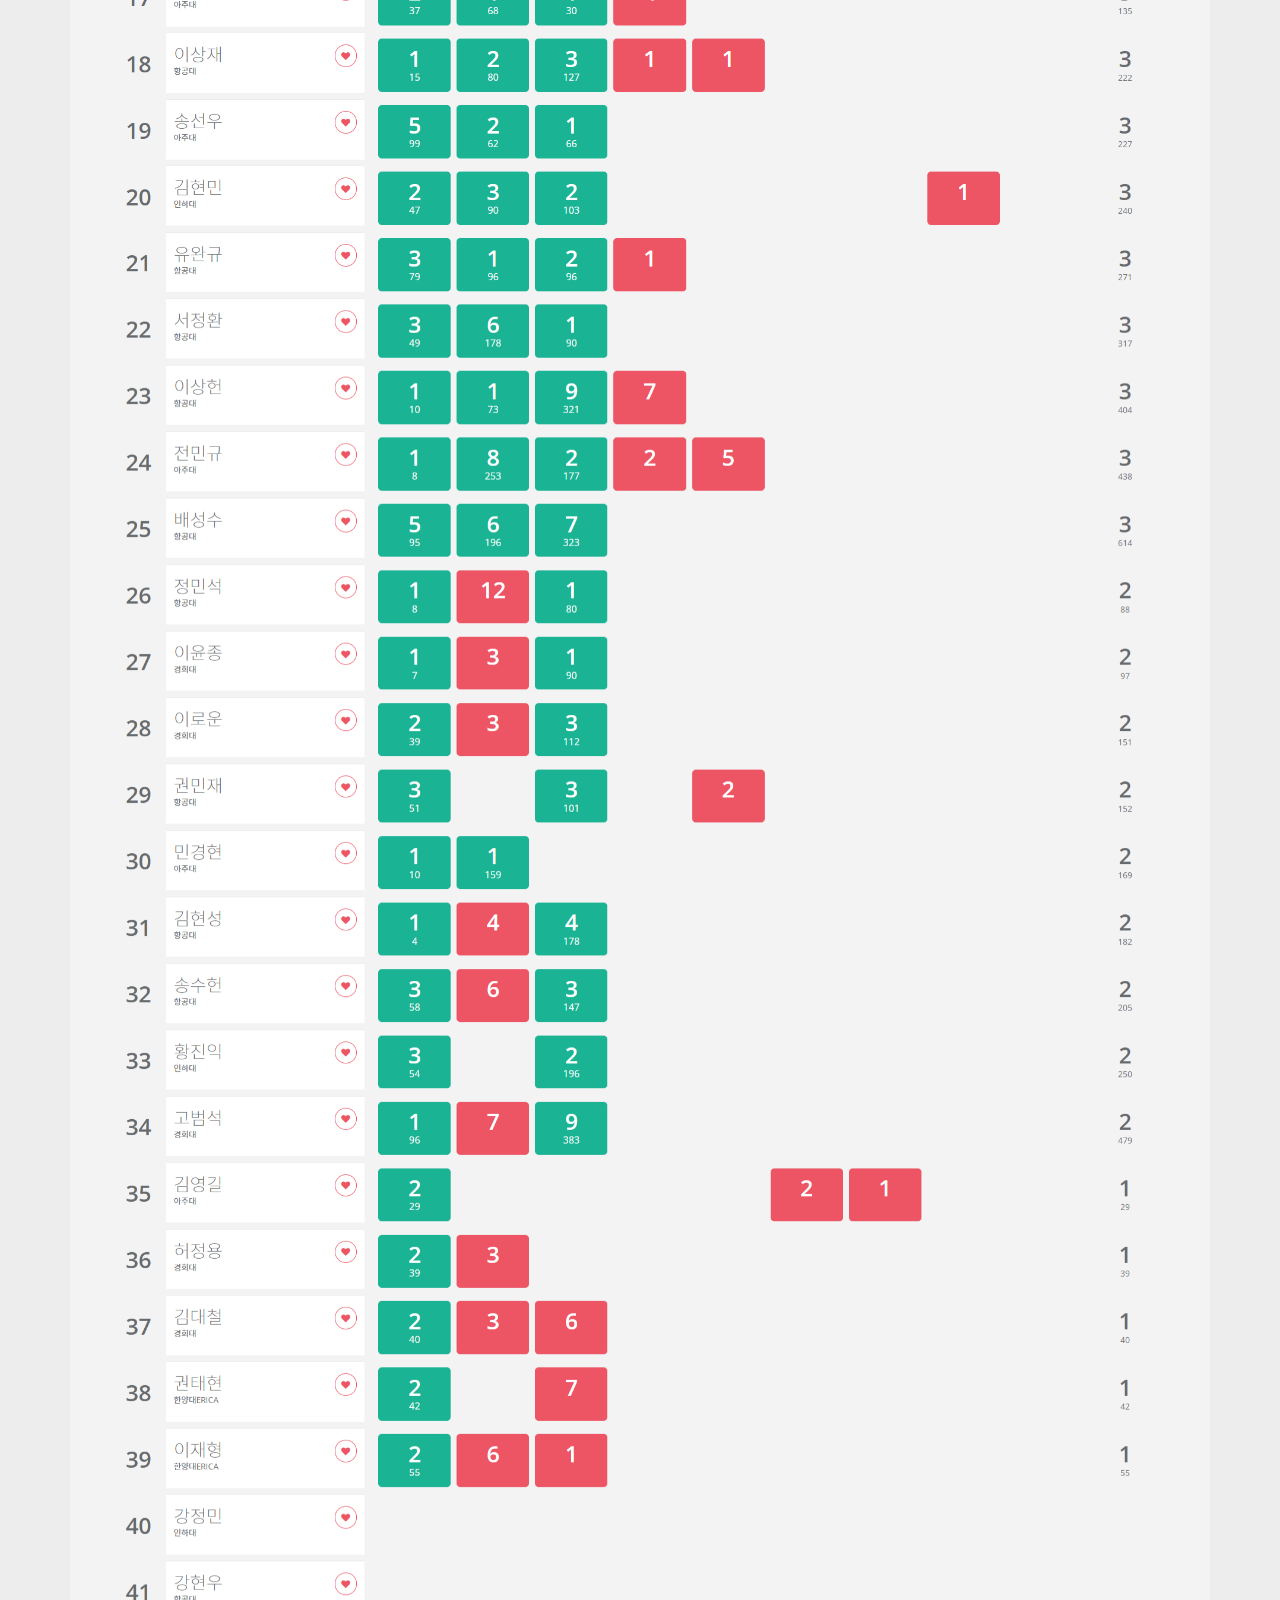
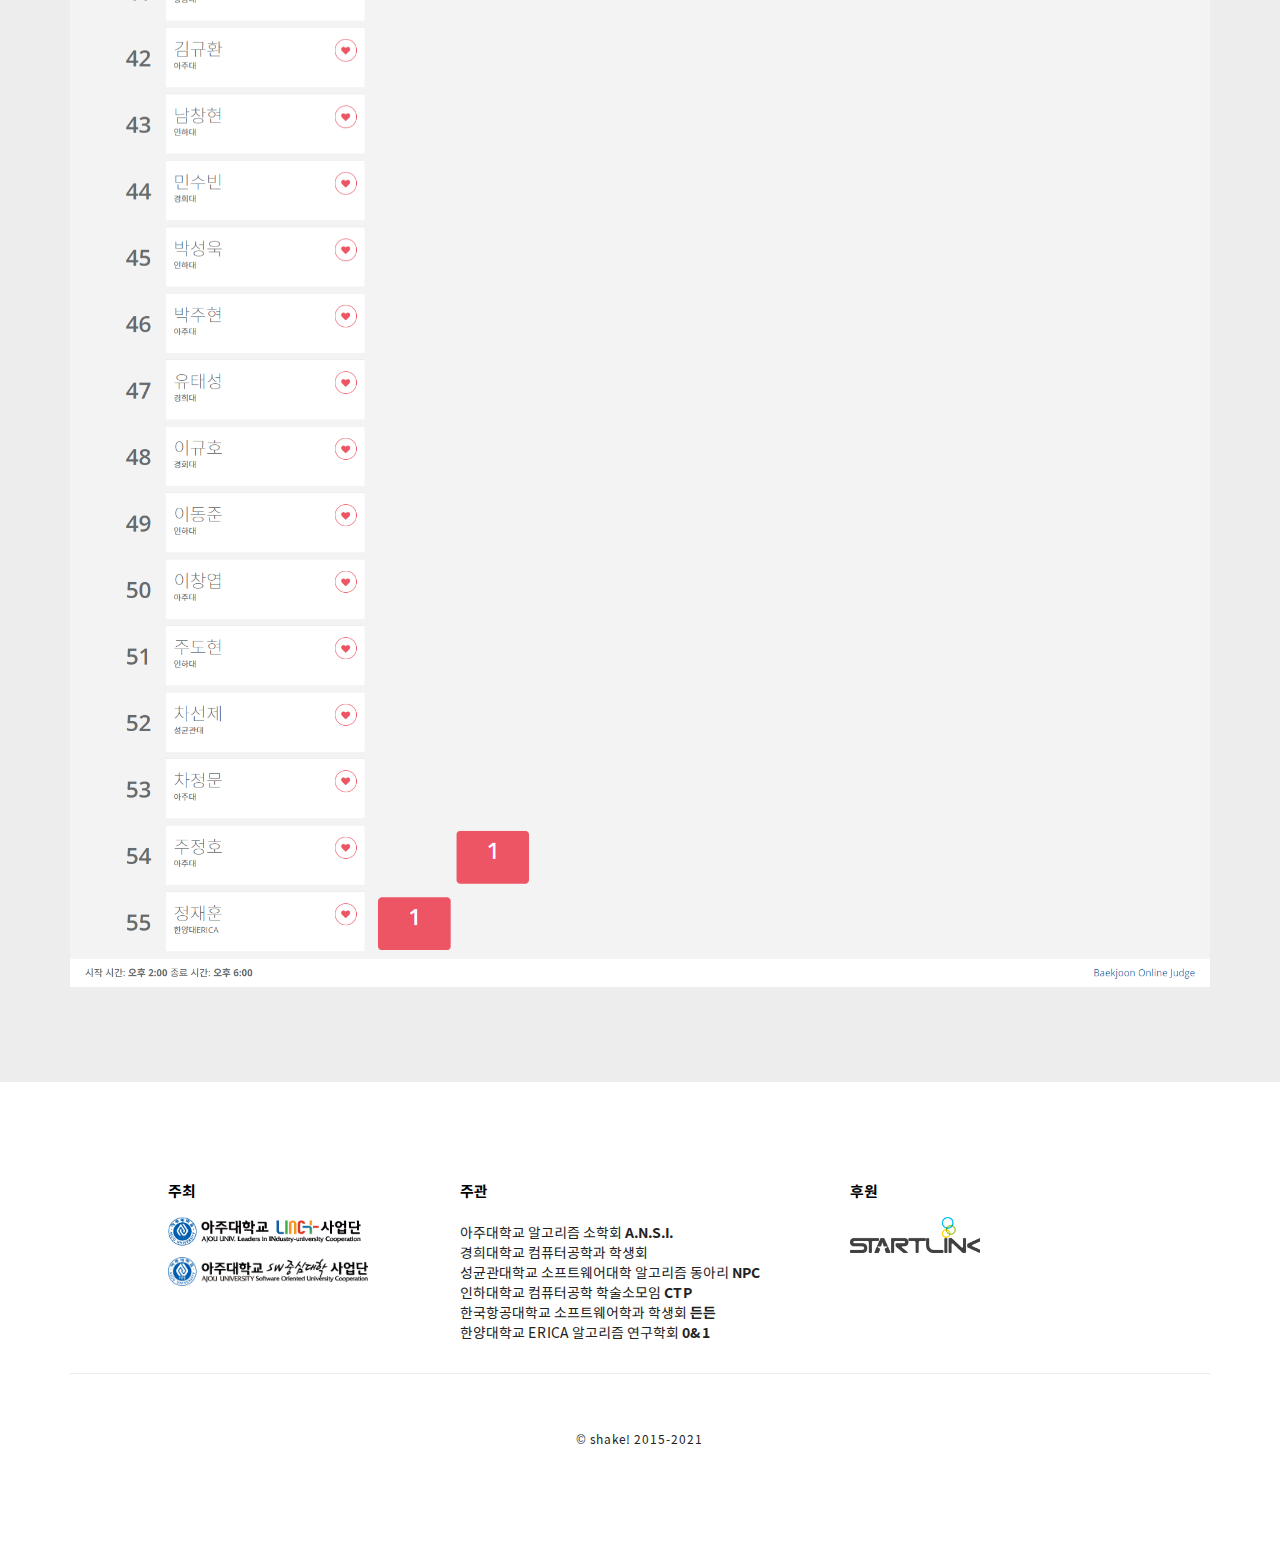
<file: results/2021/index.html>
<!--DOCTYPE html -->
<html>

<head>
    <!-- Meta, title, CSS, favicons, etc. -->
    <meta charset="utf-8">
    <meta name="viewport" content="width=device-width, initial-scale=1, maximum-scale=1, user-scalable=no">    
    <meta name="description" content="">
    <meta name="author" content="">

    <title>shake! 경인지역 6개대학 연합 프로그래밍 경시대회</title>

    <!-- Bootstr../static/ap core CSS -->
    <link href="../../static/bootstrap/css/bootstrap.min.css" rel="stylesheet">

    <!-- Google Fonts -->
    <link href="https://fonts.googleapis.com/css?family=Roboto+Slab:400,100,300,700" rel="stylesheet" type="text/css">

    <!-- Icon Fonts -->
    <link href="../../static/css/themify-icons.css" rel="stylesheet" type="text/css">

    <!-- Required CSS Files -->
    <link href="../../static/css/animate.css" rel="stylesheet">
    <link href="../../static/css/owl.carousel.css" rel="stylesheet">
    <link href="../../static/css/style.css" rel="stylesheet">
    <!--[if lt IE 9]><script src="assets/js/ie8-responsive-file-warning.js"></script><![endif]-->

    <!-- HTML5 shim and Respond.js IE8 support of HTML5 elements and media queries -->
    <!--[if lt IE 9]>
          <script src="https://oss.maxcdn.com/libs/html5shiv/3.7.0/html5shiv.js"></script>
          <script src="https://oss.maxcdn.com/libs/respond.js/1.3.0/respond.min.js"></script>
        <![endif]-->

    <!-- Favicons -->

    <meta property="og:image" content="https://shake.codes/static/img/2020_og.jpg"/>
    <meta property="og:title" content="2021 경인지역 6개대학 연합 프로그래밍 경시대회 shake!"/>
    <meta property="og:url" content="https://shake.codes"/>
    <meta property="og:site_name" content="shake! 2021"/>
    <meta property="og:type" content="website"/>
    <meta property="og:description" content="아주대학교, 경희대학교, 성균관대학교, 인하대학교, 한국항공대학교, 한양대학교 ERICA의 학교 대표들이 모여 함께하는 교류의 장, 2020 shake!"/>

</head>

<body class="loaded">

    <div class="loader" style="opacity: 0; display: none;">
        <div class="animated rubberBand spinner"></div>
    </div>

    <!-- Layout Wrapper -->
    <div class="layout-wrapper page" id="page">

        <header id="header" class="section transparent white-header header active-section">
            <div class="container">
                <div class="row">
                    <div class="col-md-3 col-md-offset-1">
                        <div class="logo">
                            <a href="/" title="">
                                <img src="../../static/img/black-logo.png" class="black-logo standard-logo middle-content" alt="">
                                <img src="../../static/img/white-logo.png" class="white-logo standard-logo middle-content" alt="">
                                <img src="../../static/img/black-logo.png" class="black-logo retina-logo middle-content" alt="">
                                <img src="../../static/img/white-logo.png" class="white-logo retina-logo middle-content" alt="">
                            </a>
                        </div>
                    </div>
                    <!-- /.col-->
                    <div class="col-md-7 menu-col text-right">
                        <div class="menu">
                            <ul class="list-inline">
                                <li><a href="/#about">소개</a>
                                </li>
                                <li><a href="/#apply">대회일정</a>
                                </li>
                                <li><a href="/#example">문제예시</a>
                                </li>
                                <li><a href="/#rule">기준 및 규정</a>
                                </li>
                                <li><a href="/results/2020">결과 보기</a>
                                </li>
                            </ul>
                        </div>
                    </div>
                    <!-- /.col-->
                    <div class="header-line">
                        <div class="line"></div>
                        <!--/.line-->
                    </div>
                    <!-- /.header-line -->
                    <div class="menu-toggle">
                        <i class="ti-menu"></i>
                    </div>
                </div>
            </div>
            <!-- /.container -->
        </header>
        <!-- /header -->
        <!-- /.section -->
        <div id="example" class="section gactive-section" style="outline-offset: -3px; padding-top:110px; padding-bottom: 40px;">
            <div class="container">
                <div class="row">
                    <div class="col-md-10 col-md-offset-1">
                        <h2 class="lighter">본선 문제 및 풀이</h2>
                        <div class="row">
                            <div class="col-md-10 col-md-offset-1">
                                <a href="https://www.acmicpc.net/category/detail/2399"><button type="button" class="btn btn-danger btn-preprob"><strong>2020 shake! 본선 문제</strong></button></a>
                                <a href="https://drive.google.com/file/d/1MA4W5Jic9goqLtH6fjn0ymgNF8GydA_O/view?usp=sharing"><button type="button" class="btn btn-info btn-preprob" style="margin-left: 10px;"><strong>2020 shake! 본선 풀이</strong></button></a>
                            </div>
                            <!-- /.col -->
                        </div>
                        <!-- /.row -->
                    </div>
                </div>
            </div>
            <!--/.container-->
        </div>
        <div id="example" class="section grey-background active-section" style="outline-offset: -3px; padding-top: 0px;">
            <hr>
            <div class="space"></div>
            <div class="container">
                <div class="row" style="padding-bottom: 25px;">
                    <div class="col-md-10 col-md-offset-1">
                        <h2 class="lighter">최종 순위</h2>
                    </div>
                </div>
                <img src="../../static/img/shake2021_final_result.png" style="width: 100%;"/>
            </div>
        </div>
        <!-- /.section -->
        <div class="section active-section">
            <div class="container">
                <div class="row">
                    <div class="col-md-3 col-md-offset-1">
                        <div class="row">
                            <div class="col-md-10">
                                <h5 class="uppercase-text"><strong>주최</strong></h5>
                                <a href="https://lincplus.ajou.ac.kr/" target="_blank"> <img src="../../static/img/company-linc.gif" style="width:200px; height:auto;" class="company"> </a>
                                <a target="_blank"> <img src="../../static/img/company-sw.png" style="width:200px; height:auto;" class="company"> </a>
                            </div>
                            <div class="col-md-2"></div>
                        </div>
                    </div>
                    <!--/.col-->
                    <div class="col-md-4">
                        <h5 class="uppercase-text"><strong>주관</strong></h5>
                        <p>아주대학교 알고리즘 소학회 <strong>A.N.S.I.</strong>
                        <br>경희대학교 컴퓨터공학과 학생회
                        <br>성균관대학교 소프트웨어대학 알고리즘 동아리 <strong>NPC</strong>
                        <br>인하대학교 컴퓨터공학 학술소모임 <strong>CTP</strong>
                        <br>한국항공대학교 소프트웨어학과 학생회 <strong>든든</strong>
                        <br>한양대학교 ERICA 알고리즘 연구학회 <strong>0&1</strong>
                        </p>
                    </div>
                    <!--/.col-->
                    <div class="col-md-3">
                        <h5 class="uppercase-text"><strong>후원</strong></h5>
                        <!-- <a href="https://www.modusign.co.kr/" target="_blank"><img src="../../static/img/company-modusign.png" class="company"> </a>
                        <br>
                        <a href="https://d2.naver.com/" target="_blank"> <img src="../../static/img/company-d2.png" class="company"> </a> -->
                        <!-- <br> -->
                        <a href="https://startlink.io/" target="_blank"><img src="../../static/img/company-startlink.png" class="company"> </a>
                    </div>
                    <!--/.col-->
                    <div class="col-md-12">
                        <div class="divider"></div>
                    </div>
                    <!--/.col-->

                </div>
                <div class="row">
                    <div class="col-md-8 col-md-offset-2 text-center">
                        <ul class="list-inline social-links"></ul>

                        <p class="letter-spacing small-text">
<!--
                            developed by <a href="mailto:waps12b@naver.com">waps12b</a><br>
                            designed by <a href="http://gar.am">garam</a><br>
-->
                            © shake! 2015-2021
                        </p>
                    </div>
                    <!--/.col-->
                </div>
                <!--/.row-->
            </div>
            <!--/.container-->
        </div>
        <!--/.section-->
    </div>
    <!-- /.layout-wrapper -->

    <!-- Placed at the end of the document so the pages load faster -->
    <script src="../../static/js/jquery-1.10.2.min.js"></script>
    <script src="../../static/bootstrap/js/bootstrap.min.js"></script>
    <script src="../../static/js/jquery.flexslider-min.js"></script>
    <script src="../../static/js/waypoints.min.js"></script>
    <script src="../../static/js/stellar.js"></script>
    <script src="../../static/js/jquery.localscroll.min.js"></script>
    <script src="../../static/js/jquery.scrollto.min.js"></script>
    <script src="../../static/js/validator.min.js"></script>
    <script src="../../static/js/jquery.form.min.js"></script>
    <script src="../../static/js/isotope.pkgd.min.js"></script>
    <script src="../../static/js/jquery.videoBG.js"></script>
    <script src="../../static/js/scripts.js"></script>
</html>
</file>
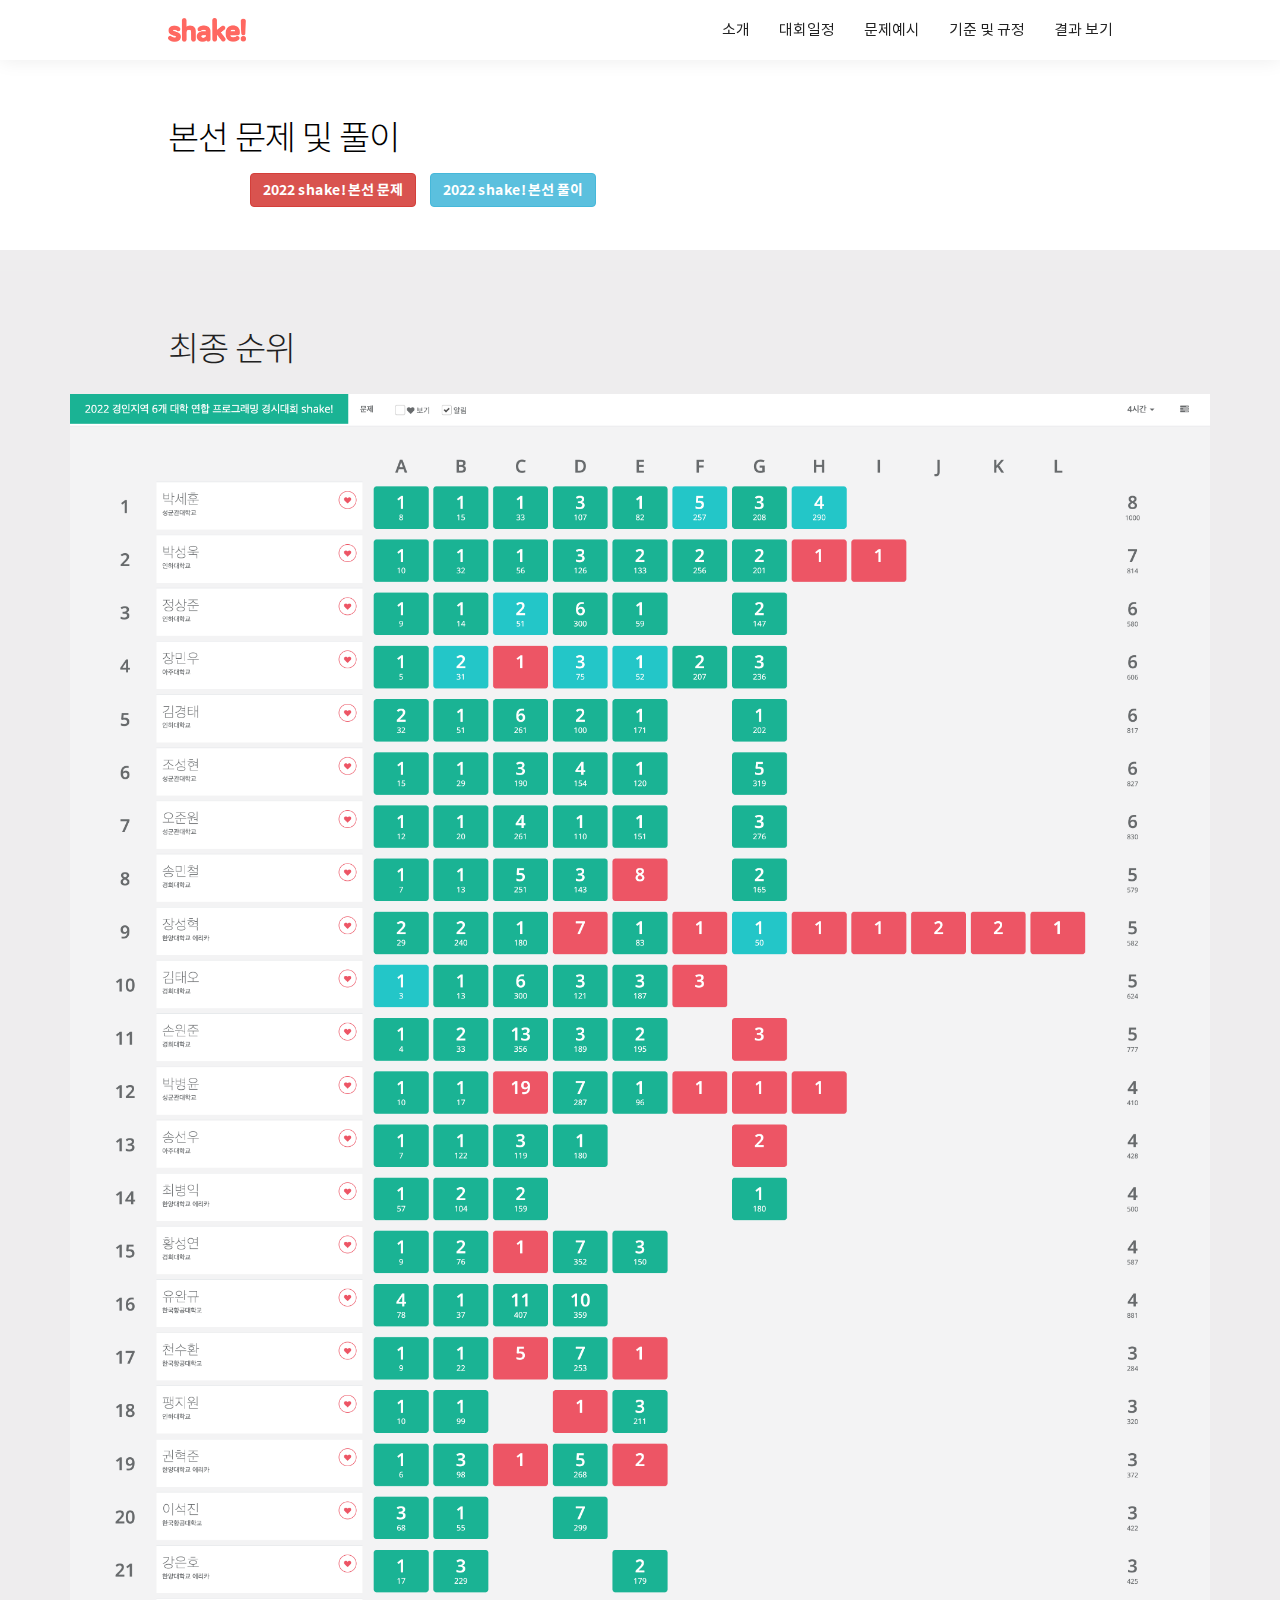
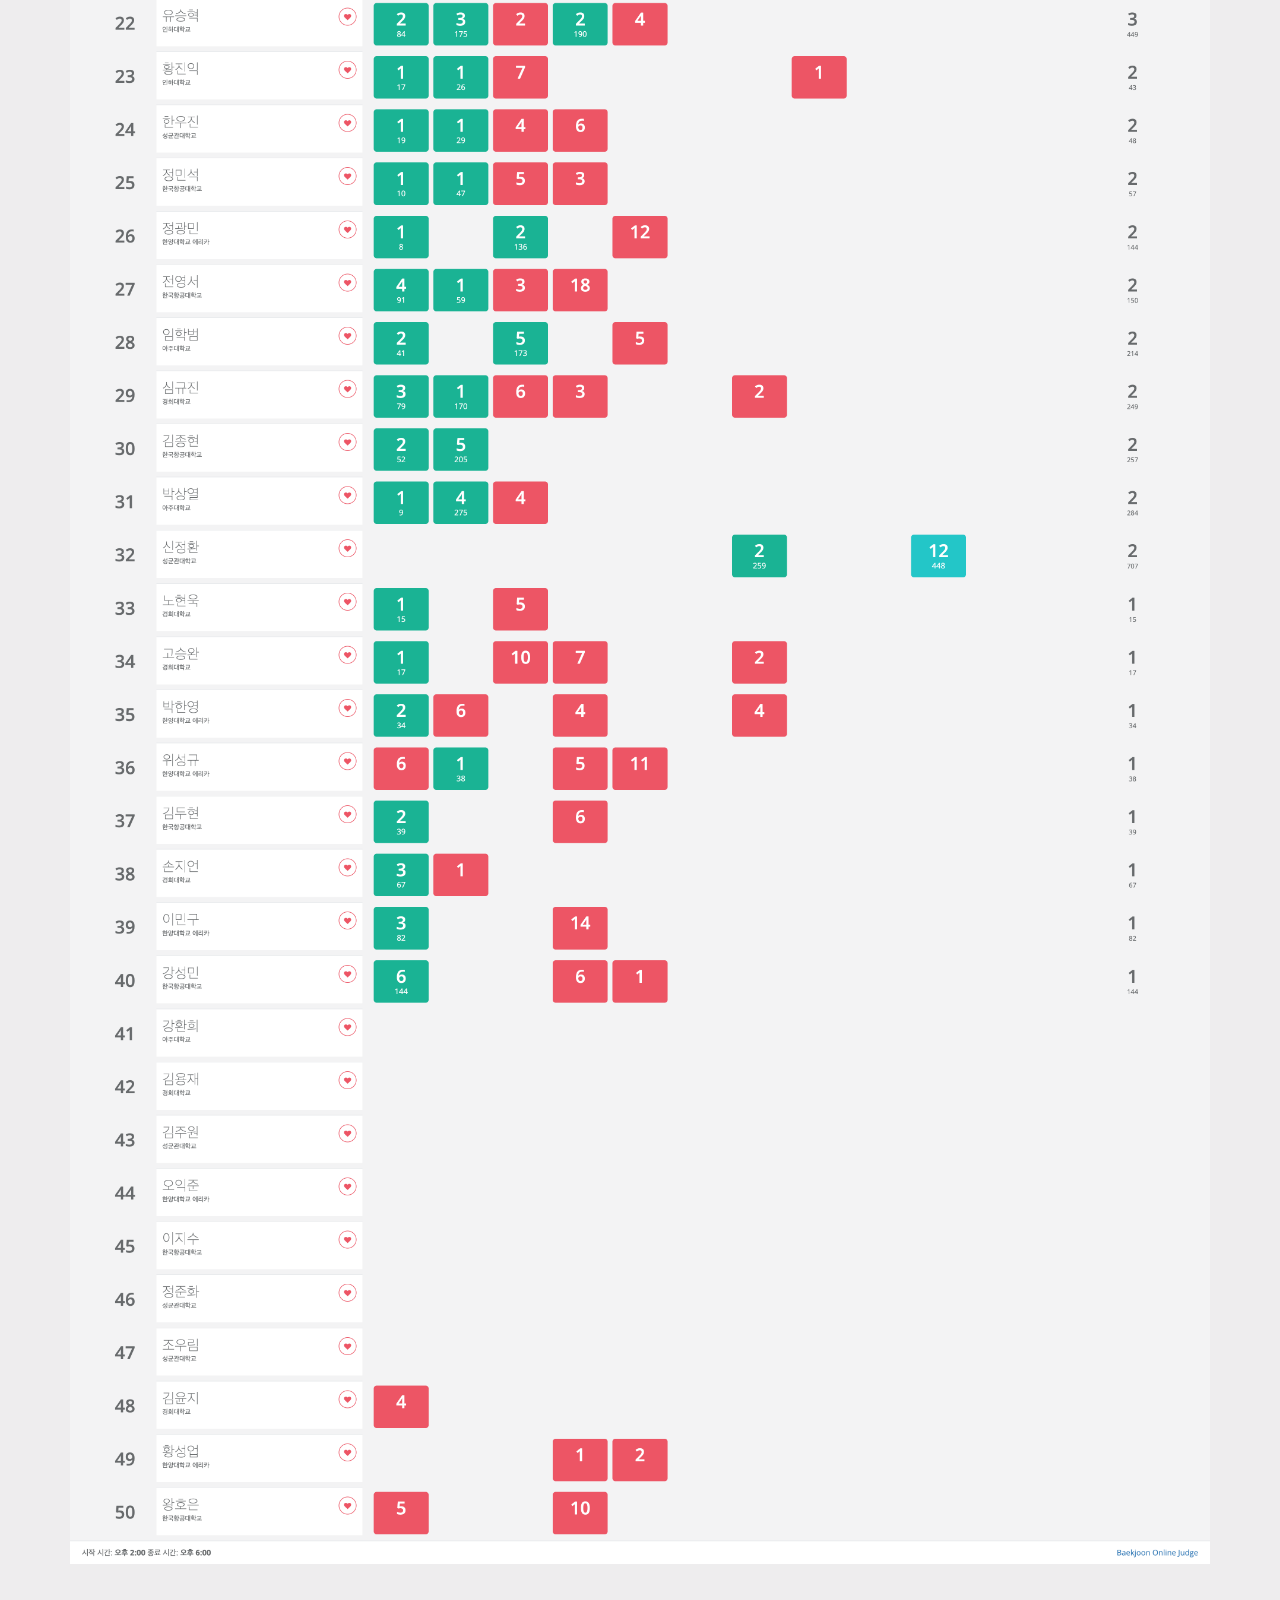
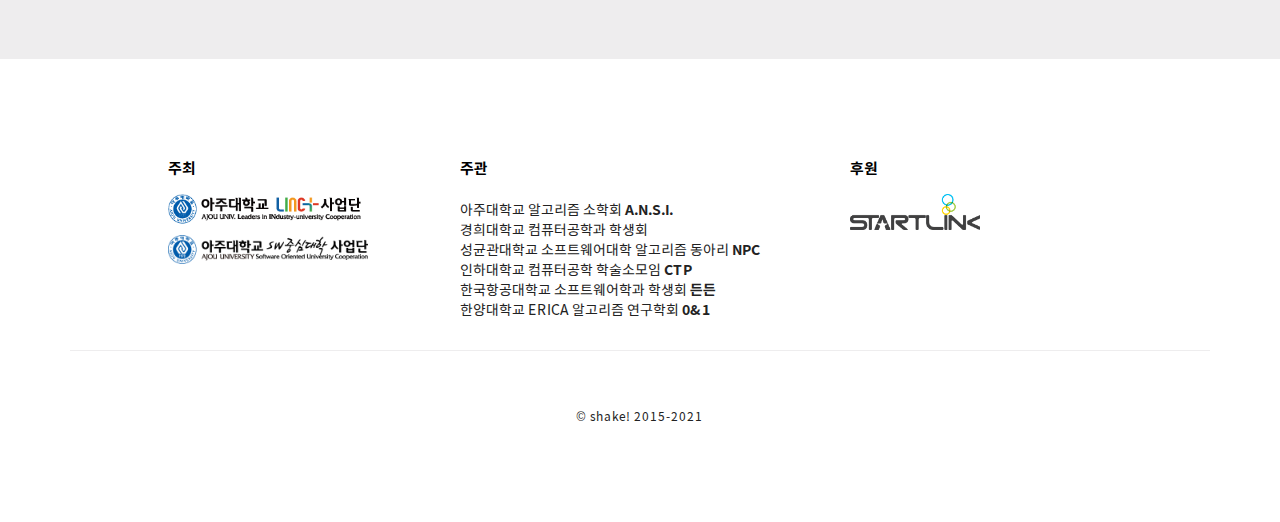
<file: results/2022/index.html>
<!--DOCTYPE html -->
<html>

<head>
    <!-- Meta, title, CSS, favicons, etc. -->
    <meta charset="utf-8">
    <meta name="viewport" content="width=device-width, initial-scale=1, maximum-scale=1, user-scalable=no">    
    <meta name="description" content="">
    <meta name="author" content="">

    <title>shake! 경인지역 6개대학 연합 프로그래밍 경시대회</title>

    <!-- Bootstr../static/ap core CSS -->
    <link href="../../static/bootstrap/css/bootstrap.min.css" rel="stylesheet">

    <!-- Google Fonts -->
    <link href="https://fonts.googleapis.com/css?family=Roboto+Slab:400,100,300,700" rel="stylesheet" type="text/css">

    <!-- Icon Fonts -->
    <link href="../../static/css/themify-icons.css" rel="stylesheet" type="text/css">

    <!-- Required CSS Files -->
    <link href="../../static/css/animate.css" rel="stylesheet">
    <link href="../../static/css/owl.carousel.css" rel="stylesheet">
    <link href="../../static/css/style.css" rel="stylesheet">
    <!--[if lt IE 9]><script src="assets/js/ie8-responsive-file-warning.js"></script><![endif]-->

    <!-- HTML5 shim and Respond.js IE8 support of HTML5 elements and media queries -->
    <!--[if lt IE 9]>
          <script src="https://oss.maxcdn.com/libs/html5shiv/3.7.0/html5shiv.js"></script>
          <script src="https://oss.maxcdn.com/libs/respond.js/1.3.0/respond.min.js"></script>
        <![endif]-->

    <!-- Favicons -->

    <meta property="og:image" content="https://shake.codes/static/img/2022_shake_og.png"/>
    <meta property="og:title" content="2022 제8회 경인지역 6개대학 연합 프로그래밍 경시대회 shake!"/>
    <meta property="og:url" content="https://shake.codes"/>
    <meta property="og:site_name" content="shake! 2022"/>
    <meta property="og:type" content="website"/>
    <meta property="og:description" content="아주대학교, 경희대학교, 성균관대학교, 인하대학교, 한국항공대학교, 한양대학교 ERICA의 학교 대표들이 모여 함께하는 교류의 장, 2020 shake!"/>

</head>

<body class="loaded">

    <div class="loader" style="opacity: 0; display: none;">
        <div class="animated rubberBand spinner"></div>
    </div>

    <!-- Layout Wrapper -->
    <div class="layout-wrapper page" id="page">

        <header id="header" class="section transparent white-header header active-section">
            <div class="container">
                <div class="row">
                    <div class="col-md-3 col-md-offset-1">
                        <div class="logo">
                            <a href="/" title="">
                                <img src="../../static/img/black-logo.png" class="black-logo standard-logo middle-content" alt="">
                                <img src="../../static/img/white-logo.png" class="white-logo standard-logo middle-content" alt="">
                                <img src="../../static/img/black-logo.png" class="black-logo retina-logo middle-content" alt="">
                                <img src="../../static/img/white-logo.png" class="white-logo retina-logo middle-content" alt="">
                            </a>
                        </div>
                    </div>
                    <!-- /.col-->
                    <div class="col-md-7 menu-col text-right">
                        <div class="menu">
                            <ul class="list-inline">
                                <li><a href="/#about">소개</a>
                                </li>
                                <li><a href="/#apply">대회일정</a>
                                </li>
                                <li><a href="/#example">문제예시</a>
                                </li>
                                <li><a href="/#rule">기준 및 규정</a>
                                </li>
                                <li><a href="/results/2020">결과 보기</a>
                                </li>
                            </ul>
                        </div>
                    </div>
                    <!-- /.col-->
                    <div class="header-line">
                        <div class="line"></div>
                        <!--/.line-->
                    </div>
                    <!-- /.header-line -->
                    <div class="menu-toggle">
                        <i class="ti-menu"></i>
                    </div>
                </div>
            </div>
            <!-- /.container -->
        </header>
        <!-- /header -->
        <!-- /.section -->
        <div id="example" class="section gactive-section" style="outline-offset: -3px; padding-top:110px; padding-bottom: 40px;">
            <div class="container">
                <div class="row">
                    <div class="col-md-10 col-md-offset-1">
                        <h2 class="lighter">본선 문제 및 풀이</h2>
                        <div class="row">
                            <div class="col-md-10 col-md-offset-1">
                                <a href="https://www.acmicpc.net/contest/view/962"><button type="button" class="btn btn-danger btn-preprob"><strong>2022 shake! 본선 문제</strong></button></a>
                                <a href="https://drive.google.com/file/d/1LrkDq0LkD_z6fidBHSabhCawgyYy4rz2/view?usp=sharing"><button type="button" class="btn btn-info btn-preprob" style="margin-left: 10px;"><strong>2022 shake! 본선 풀이</strong></button></a>
                            </div>
                            <!-- /.col -->
                        </div>
                        <!-- /.row -->
                    </div>
                </div>
            </div>
            <!--/.container-->
        </div>
        <div id="example" class="section grey-background active-section" style="outline-offset: -3px; padding-top: 0px;">
            <hr>
            <div class="space"></div>
            <div class="container">
                <div class="row" style="padding-bottom: 25px;">
                    <div class="col-md-10 col-md-offset-1">
                        <h2 class="lighter">최종 순위</h2>
                    </div>
                </div>
                <img src="../../static/img/shake2022_final_result.png" style="width: 100%;"/>
            </div>
        </div>
        <!-- /.section -->
        <div class="section active-section">
            <div class="container">
                <div class="row">
                    <div class="col-md-3 col-md-offset-1">
                        <div class="row">
                            <div class="col-md-10">
                                <h5 class="uppercase-text"><strong>주최</strong></h5>
                                <a href="https://lincplus.ajou.ac.kr/" target="_blank"> <img src="../../static/img/company-linc.gif" style="width:200px; height:auto;" class="company"> </a>
                                <a target="_blank"> <img src="../../static/img/company-sw.png" style="width:200px; height:auto;" class="company"> </a>
                            </div>
                            <div class="col-md-2"></div>
                        </div>
                    </div>
                    <!--/.col-->
                    <div class="col-md-4">
                        <h5 class="uppercase-text"><strong>주관</strong></h5>
                        <p>아주대학교 알고리즘 소학회 <strong>A.N.S.I.</strong>
                        <br>경희대학교 컴퓨터공학과 학생회
                        <br>성균관대학교 소프트웨어대학 알고리즘 동아리 <strong>NPC</strong>
                        <br>인하대학교 컴퓨터공학 학술소모임 <strong>CTP</strong>
                        <br>한국항공대학교 소프트웨어학과 학생회 <strong>든든</strong>
                        <br>한양대학교 ERICA 알고리즘 연구학회 <strong>0&1</strong>
                        </p>
                    </div>
                    <!--/.col-->
                    <div class="col-md-3">
                        <h5 class="uppercase-text"><strong>후원</strong></h5>
                        <!-- <a href="https://www.modusign.co.kr/" target="_blank"><img src="../../static/img/company-modusign.png" class="company"> </a>
                        <br>
                        <a href="https://d2.naver.com/" target="_blank"> <img src="../../static/img/company-d2.png" class="company"> </a> -->
                        <!-- <br> -->
                        <a href="https://startlink.io/" target="_blank"><img src="../../static/img/company-startlink.png" class="company"> </a>
                    </div>
                    <!--/.col-->
                    <div class="col-md-12">
                        <div class="divider"></div>
                    </div>
                    <!--/.col-->

                </div>
                <div class="row">
                    <div class="col-md-8 col-md-offset-2 text-center">
                        <ul class="list-inline social-links"></ul>

                        <p class="letter-spacing small-text">
<!--
                            developed by <a href="mailto:waps12b@naver.com">waps12b</a><br>
                            designed by <a href="http://gar.am">garam</a><br>
-->
                            © shake! 2015-2021
                        </p>
                    </div>
                    <!--/.col-->
                </div>
                <!--/.row-->
            </div>
            <!--/.container-->
        </div>
        <!--/.section-->
    </div>
    <!-- /.layout-wrapper -->

    <!-- Placed at the end of the document so the pages load faster -->
    <script src="../../static/js/jquery-1.10.2.min.js"></script>
    <script src="../../static/bootstrap/js/bootstrap.min.js"></script>
    <script src="../../static/js/jquery.flexslider-min.js"></script>
    <script src="../../static/js/waypoints.min.js"></script>
    <script src="../../static/js/stellar.js"></script>
    <script src="../../static/js/jquery.localscroll.min.js"></script>
    <script src="../../static/js/jquery.scrollto.min.js"></script>
    <script src="../../static/js/validator.min.js"></script>
    <script src="../../static/js/jquery.form.min.js"></script>
    <script src="../../static/js/isotope.pkgd.min.js"></script>
    <script src="../../static/js/jquery.videoBG.js"></script>
    <script src="../../static/js/scripts.js"></script>
</html>
</file>
<file: static/css/themify-icons.css>
@font-face {
	font-family: 'themify';
	src:url('../fonts/themify.eot?-fvbane');
	src:url('../fonts/themify.eot?#iefix-fvbane') format('embedded-opentype'),
		url('../fonts/themify.woff?-fvbane') format('woff'),
		url('../fonts/themify.ttf?-fvbane') format('truetype'),
		url('../fonts/themify.svg?-fvbane#themify') format('svg');
	font-weight: normal;
	font-style: normal;
}

[class^="ti-"], [class*=" ti-"] {
	font-family: 'themify';
	speak: none;
	font-style: normal;
	font-weight: normal;
	font-variant: normal;
	text-transform: none;
	line-height: 1;

	/* Better Font Rendering =========== */
	-webkit-font-smoothing: antialiased;
	-moz-osx-font-smoothing: grayscale;
}

.ti-wand:before {
	content: "\e600";
}
.ti-volume:before {
	content: "\e601";
}
.ti-user:before {
	content: "\e602";
}
.ti-unlock:before {
	content: "\e603";
}
.ti-unlink:before {
	content: "\e604";
}
.ti-trash:before {
	content: "\e605";
}
.ti-thought:before {
	content: "\e606";
}
.ti-target:before {
	content: "\e607";
}
.ti-tag:before {
	content: "\e608";
}
.ti-tablet:before {
	content: "\e609";
}
.ti-star:before {
	content: "\e60a";
}
.ti-spray:before {
	content: "\e60b";
}
.ti-signal:before {
	content: "\e60c";
}
.ti-shopping-cart:before {
	content: "\e60d";
}
.ti-shopping-cart-full:before {
	content: "\e60e";
}
.ti-settings:before {
	content: "\e60f";
}
.ti-search:before {
	content: "\e610";
}
.ti-zoom-in:before {
	content: "\e611";
}
.ti-zoom-out:before {
	content: "\e612";
}
.ti-cut:before {
	content: "\e613";
}
.ti-ruler:before {
	content: "\e614";
}
.ti-ruler-pencil:before {
	content: "\e615";
}
.ti-ruler-alt:before {
	content: "\e616";
}
.ti-bookmark:before {
	content: "\e617";
}
.ti-bookmark-alt:before {
	content: "\e618";
}
.ti-reload:before {
	content: "\e619";
}
.ti-plus:before {
	content: "\e61a";
}
.ti-pin:before {
	content: "\e61b";
}
.ti-pencil:before {
	content: "\e61c";
}
.ti-pencil-alt:before {
	content: "\e61d";
}
.ti-paint-roller:before {
	content: "\e61e";
}
.ti-paint-bucket:before {
	content: "\e61f";
}
.ti-na:before {
	content: "\e620";
}
.ti-mobile:before {
	content: "\e621";
}
.ti-minus:before {
	content: "\e622";
}
.ti-medall:before {
	content: "\e623";
}
.ti-medall-alt:before {
	content: "\e624";
}
.ti-marker:before {
	content: "\e625";
}
.ti-marker-alt:before {
	content: "\e626";
}
.ti-arrow-up:before {
	content: "\e627";
}
.ti-arrow-right:before {
	content: "\e628";
}
.ti-arrow-left:before {
	content: "\e629";
}
.ti-arrow-down:before {
	content: "\e62a";
}
.ti-lock:before {
	content: "\e62b";
}
.ti-location-arrow:before {
	content: "\e62c";
}
.ti-link:before {
	content: "\e62d";
}
.ti-layout:before {
	content: "\e62e";
}
.ti-layers:before {
	content: "\e62f";
}
.ti-layers-alt:before {
	content: "\e630";
}
.ti-key:before {
	content: "\e631";
}
.ti-import:before {
	content: "\e632";
}
.ti-image:before {
	content: "\e633";
}
.ti-heart:before {
	content: "\e634";
}
.ti-heart-broken:before {
	content: "\e635";
}
.ti-hand-stop:before {
	content: "\e636";
}
.ti-hand-open:before {
	content: "\e637";
}
.ti-hand-drag:before {
	content: "\e638";
}
.ti-folder:before {
	content: "\e639";
}
.ti-flag:before {
	content: "\e63a";
}
.ti-flag-alt:before {
	content: "\e63b";
}
.ti-flag-alt-2:before {
	content: "\e63c";
}
.ti-eye:before {
	content: "\e63d";
}
.ti-export:before {
	content: "\e63e";
}
.ti-exchange-vertical:before {
	content: "\e63f";
}
.ti-desktop:before {
	content: "\e640";
}
.ti-cup:before {
	content: "\e641";
}
.ti-crown:before {
	content: "\e642";
}
.ti-comments:before {
	content: "\e643";
}
.ti-comment:before {
	content: "\e644";
}
.ti-comment-alt:before {
	content: "\e645";
}
.ti-close:before {
	content: "\e646";
}
.ti-clip:before {
	content: "\e647";
}
.ti-angle-up:before {
	content: "\e648";
}
.ti-angle-right:before {
	content: "\e649";
}
.ti-angle-left:before {
	content: "\e64a";
}
.ti-angle-down:before {
	content: "\e64b";
}
.ti-check:before {
	content: "\e64c";
}
.ti-check-box:before {
	content: "\e64d";
}
.ti-camera:before {
	content: "\e64e";
}
.ti-announcement:before {
	content: "\e64f";
}
.ti-brush:before {
	content: "\e650";
}
.ti-briefcase:before {
	content: "\e651";
}
.ti-bolt:before {
	content: "\e652";
}
.ti-bolt-alt:before {
	content: "\e653";
}
.ti-blackboard:before {
	content: "\e654";
}
.ti-bag:before {
	content: "\e655";
}
.ti-move:before {
	content: "\e656";
}
.ti-arrows-vertical:before {
	content: "\e657";
}
.ti-arrows-horizontal:before {
	content: "\e658";
}
.ti-fullscreen:before {
	content: "\e659";
}
.ti-arrow-top-right:before {
	content: "\e65a";
}
.ti-arrow-top-left:before {
	content: "\e65b";
}
.ti-arrow-circle-up:before {
	content: "\e65c";
}
.ti-arrow-circle-right:before {
	content: "\e65d";
}
.ti-arrow-circle-left:before {
	content: "\e65e";
}
.ti-arrow-circle-down:before {
	content: "\e65f";
}
.ti-angle-double-up:before {
	content: "\e660";
}
.ti-angle-double-right:before {
	content: "\e661";
}
.ti-angle-double-left:before {
	content: "\e662";
}
.ti-angle-double-down:before {
	content: "\e663";
}
.ti-zip:before {
	content: "\e664";
}
.ti-world:before {
	content: "\e665";
}
.ti-wheelchair:before {
	content: "\e666";
}
.ti-view-list:before {
	content: "\e667";
}
.ti-view-list-alt:before {
	content: "\e668";
}
.ti-view-grid:before {
	content: "\e669";
}
.ti-uppercase:before {
	content: "\e66a";
}
.ti-upload:before {
	content: "\e66b";
}
.ti-underline:before {
	content: "\e66c";
}
.ti-truck:before {
	content: "\e66d";
}
.ti-timer:before {
	content: "\e66e";
}
.ti-ticket:before {
	content: "\e66f";
}
.ti-thumb-up:before {
	content: "\e670";
}
.ti-thumb-down:before {
	content: "\e671";
}
.ti-text:before {
	content: "\e672";
}
.ti-stats-up:before {
	content: "\e673";
}
.ti-stats-down:before {
	content: "\e674";
}
.ti-split-v:before {
	content: "\e675";
}
.ti-split-h:before {
	content: "\e676";
}
.ti-smallcap:before {
	content: "\e677";
}
.ti-shine:before {
	content: "\e678";
}
.ti-shift-right:before {
	content: "\e679";
}
.ti-shift-left:before {
	content: "\e67a";
}
.ti-shield:before {
	content: "\e67b";
}
.ti-notepad:before {
	content: "\e67c";
}
.ti-server:before {
	content: "\e67d";
}
.ti-quote-right:before {
	content: "\e67e";
}
.ti-quote-left:before {
	content: "\e67f";
}
.ti-pulse:before {
	content: "\e680";
}
.ti-printer:before {
	content: "\e681";
}
.ti-power-off:before {
	content: "\e682";
}
.ti-plug:before {
	content: "\e683";
}
.ti-pie-chart:before {
	content: "\e684";
}
.ti-paragraph:before {
	content: "\e685";
}
.ti-panel:before {
	content: "\e686";
}
.ti-package:before {
	content: "\e687";
}
.ti-music:before {
	content: "\e688";
}
.ti-music-alt:before {
	content: "\e689";
}
.ti-mouse:before {
	content: "\e68a";
}
.ti-mouse-alt:before {
	content: "\e68b";
}
.ti-money:before {
	content: "\e68c";
}
.ti-microphone:before {
	content: "\e68d";
}
.ti-menu:before {
	content: "\e68e";
}
.ti-menu-alt:before {
	content: "\e68f";
}
.ti-map:before {
	content: "\e690";
}
.ti-map-alt:before {
	content: "\e691";
}
.ti-loop:before {
	content: "\e692";
}
.ti-location-pin:before {
	content: "\e693";
}
.ti-list:before {
	content: "\e694";
}
.ti-light-bulb:before {
	content: "\e695";
}
.ti-Italic:before {
	content: "\e696";
}
.ti-info:before {
	content: "\e697";
}
.ti-infinite:before {
	content: "\e698";
}
.ti-id-badge:before {
	content: "\e699";
}
.ti-hummer:before {
	content: "\e69a";
}
.ti-home:before {
	content: "\e69b";
}
.ti-help:before {
	content: "\e69c";
}
.ti-headphone:before {
	content: "\e69d";
}
.ti-harddrives:before {
	content: "\e69e";
}
.ti-harddrive:before {
	content: "\e69f";
}
.ti-gift:before {
	content: "\e6a0";
}
.ti-game:before {
	content: "\e6a1";
}
.ti-filter:before {
	content: "\e6a2";
}
.ti-files:before {
	content: "\e6a3";
}
.ti-file:before {
	content: "\e6a4";
}
.ti-eraser:before {
	content: "\e6a5";
}
.ti-envelope:before {
	content: "\e6a6";
}
.ti-download:before {
	content: "\e6a7";
}
.ti-direction:before {
	content: "\e6a8";
}
.ti-direction-alt:before {
	content: "\e6a9";
}
.ti-dashboard:before {
	content: "\e6aa";
}
.ti-control-stop:before {
	content: "\e6ab";
}
.ti-control-shuffle:before {
	content: "\e6ac";
}
.ti-control-play:before {
	content: "\e6ad";
}
.ti-control-pause:before {
	content: "\e6ae";
}
.ti-control-forward:before {
	content: "\e6af";
}
.ti-control-backward:before {
	content: "\e6b0";
}
.ti-cloud:before {
	content: "\e6b1";
}
.ti-cloud-up:before {
	content: "\e6b2";
}
.ti-cloud-down:before {
	content: "\e6b3";
}
.ti-clipboard:before {
	content: "\e6b4";
}
.ti-car:before {
	content: "\e6b5";
}
.ti-calendar:before {
	content: "\e6b6";
}
.ti-book:before {
	content: "\e6b7";
}
.ti-bell:before {
	content: "\e6b8";
}
.ti-basketball:before {
	content: "\e6b9";
}
.ti-bar-chart:before {
	content: "\e6ba";
}
.ti-bar-chart-alt:before {
	content: "\e6bb";
}
.ti-back-right:before {
	content: "\e6bc";
}
.ti-back-left:before {
	content: "\e6bd";
}
.ti-arrows-corner:before {
	content: "\e6be";
}
.ti-archive:before {
	content: "\e6bf";
}
.ti-anchor:before {
	content: "\e6c0";
}
.ti-align-right:before {
	content: "\e6c1";
}
.ti-align-left:before {
	content: "\e6c2";
}
.ti-align-justify:before {
	content: "\e6c3";
}
.ti-align-center:before {
	content: "\e6c4";
}
.ti-alert:before {
	content: "\e6c5";
}
.ti-alarm-clock:before {
	content: "\e6c6";
}
.ti-agenda:before {
	content: "\e6c7";
}
.ti-write:before {
	content: "\e6c8";
}
.ti-window:before {
	content: "\e6c9";
}
.ti-widgetized:before {
	content: "\e6ca";
}
.ti-widget:before {
	content: "\e6cb";
}
.ti-widget-alt:before {
	content: "\e6cc";
}
.ti-wallet:before {
	content: "\e6cd";
}
.ti-video-clapper:before {
	content: "\e6ce";
}
.ti-video-camera:before {
	content: "\e6cf";
}
.ti-vector:before {
	content: "\e6d0";
}
.ti-themify-logo:before {
	content: "\e6d1";
}
.ti-themify-favicon:before {
	content: "\e6d2";
}
.ti-themify-favicon-alt:before {
	content: "\e6d3";
}
.ti-support:before {
	content: "\e6d4";
}
.ti-stamp:before {
	content: "\e6d5";
}
.ti-split-v-alt:before {
	content: "\e6d6";
}
.ti-slice:before {
	content: "\e6d7";
}
.ti-shortcode:before {
	content: "\e6d8";
}
.ti-shift-right-alt:before {
	content: "\e6d9";
}
.ti-shift-left-alt:before {
	content: "\e6da";
}
.ti-ruler-alt-2:before {
	content: "\e6db";
}
.ti-receipt:before {
	content: "\e6dc";
}
.ti-pin2:before {
	content: "\e6dd";
}
.ti-pin-alt:before {
	content: "\e6de";
}
.ti-pencil-alt2:before {
	content: "\e6df";
}
.ti-palette:before {
	content: "\e6e0";
}
.ti-more:before {
	content: "\e6e1";
}
.ti-more-alt:before {
	content: "\e6e2";
}
.ti-microphone-alt:before {
	content: "\e6e3";
}
.ti-magnet:before {
	content: "\e6e4";
}
.ti-line-double:before {
	content: "\e6e5";
}
.ti-line-dotted:before {
	content: "\e6e6";
}
.ti-line-dashed:before {
	content: "\e6e7";
}
.ti-layout-width-full:before {
	content: "\e6e8";
}
.ti-layout-width-default:before {
	content: "\e6e9";
}
.ti-layout-width-default-alt:before {
	content: "\e6ea";
}
.ti-layout-tab:before {
	content: "\e6eb";
}
.ti-layout-tab-window:before {
	content: "\e6ec";
}
.ti-layout-tab-v:before {
	content: "\e6ed";
}
.ti-layout-tab-min:before {
	content: "\e6ee";
}
.ti-layout-slider:before {
	content: "\e6ef";
}
.ti-layout-slider-alt:before {
	content: "\e6f0";
}
.ti-layout-sidebar-right:before {
	content: "\e6f1";
}
.ti-layout-sidebar-none:before {
	content: "\e6f2";
}
.ti-layout-sidebar-left:before {
	content: "\e6f3";
}
.ti-layout-placeholder:before {
	content: "\e6f4";
}
.ti-layout-menu:before {
	content: "\e6f5";
}
.ti-layout-menu-v:before {
	content: "\e6f6";
}
.ti-layout-menu-separated:before {
	content: "\e6f7";
}
.ti-layout-menu-full:before {
	content: "\e6f8";
}
.ti-layout-media-right-alt:before {
	content: "\e6f9";
}
.ti-layout-media-right:before {
	content: "\e6fa";
}
.ti-layout-media-overlay:before {
	content: "\e6fb";
}
.ti-layout-media-overlay-alt:before {
	content: "\e6fc";
}
.ti-layout-media-overlay-alt-2:before {
	content: "\e6fd";
}
.ti-layout-media-left-alt:before {
	content: "\e6fe";
}
.ti-layout-media-left:before {
	content: "\e6ff";
}
.ti-layout-media-center-alt:before {
	content: "\e700";
}
.ti-layout-media-center:before {
	content: "\e701";
}
.ti-layout-list-thumb:before {
	content: "\e702";
}
.ti-layout-list-thumb-alt:before {
	content: "\e703";
}
.ti-layout-list-post:before {
	content: "\e704";
}
.ti-layout-list-large-image:before {
	content: "\e705";
}
.ti-layout-line-solid:before {
	content: "\e706";
}
.ti-layout-grid4:before {
	content: "\e707";
}
.ti-layout-grid3:before {
	content: "\e708";
}
.ti-layout-grid2:before {
	content: "\e709";
}
.ti-layout-grid2-thumb:before {
	content: "\e70a";
}
.ti-layout-cta-right:before {
	content: "\e70b";
}
.ti-layout-cta-left:before {
	content: "\e70c";
}
.ti-layout-cta-center:before {
	content: "\e70d";
}
.ti-layout-cta-btn-right:before {
	content: "\e70e";
}
.ti-layout-cta-btn-left:before {
	content: "\e70f";
}
.ti-layout-column4:before {
	content: "\e710";
}
.ti-layout-column3:before {
	content: "\e711";
}
.ti-layout-column2:before {
	content: "\e712";
}
.ti-layout-accordion-separated:before {
	content: "\e713";
}
.ti-layout-accordion-merged:before {
	content: "\e714";
}
.ti-layout-accordion-list:before {
	content: "\e715";
}
.ti-ink-pen:before {
	content: "\e716";
}
.ti-info-alt:before {
	content: "\e717";
}
.ti-help-alt:before {
	content: "\e718";
}
.ti-headphone-alt:before {
	content: "\e719";
}
.ti-hand-point-up:before {
	content: "\e71a";
}
.ti-hand-point-right:before {
	content: "\e71b";
}
.ti-hand-point-left:before {
	content: "\e71c";
}
.ti-hand-point-down:before {
	content: "\e71d";
}
.ti-gallery:before {
	content: "\e71e";
}
.ti-face-smile:before {
	content: "\e71f";
}
.ti-face-sad:before {
	content: "\e720";
}
.ti-credit-card:before {
	content: "\e721";
}
.ti-control-skip-forward:before {
	content: "\e722";
}
.ti-control-skip-backward:before {
	content: "\e723";
}
.ti-control-record:before {
	content: "\e724";
}
.ti-control-eject:before {
	content: "\e725";
}
.ti-comments-smiley:before {
	content: "\e726";
}
.ti-brush-alt:before {
	content: "\e727";
}
.ti-youtube:before {
	content: "\e728";
}
.ti-vimeo:before {
	content: "\e729";
}
.ti-twitter:before {
	content: "\e72a";
}
.ti-time:before {
	content: "\e72b";
}
.ti-tumblr:before {
	content: "\e72c";
}
.ti-skype:before {
	content: "\e72d";
}
.ti-share:before {
	content: "\e72e";
}
.ti-share-alt:before {
	content: "\e72f";
}
.ti-rocket:before {
	content: "\e730";
}
.ti-pinterest:before {
	content: "\e731";
}
.ti-new-window:before {
	content: "\e732";
}
.ti-microsoft:before {
	content: "\e733";
}
.ti-list-ol:before {
	content: "\e734";
}
.ti-linkedin:before {
	content: "\e735";
}
.ti-layout-sidebar-2:before {
	content: "\e736";
}
.ti-layout-grid4-alt:before {
	content: "\e737";
}
.ti-layout-grid3-alt:before {
	content: "\e738";
}
.ti-layout-grid2-alt:before {
	content: "\e739";
}
.ti-layout-column4-alt:before {
	content: "\e73a";
}
.ti-layout-column3-alt:before {
	content: "\e73b";
}
.ti-layout-column2-alt:before {
	content: "\e73c";
}
.ti-instagram:before {
	content: "\e73d";
}
.ti-google:before {
	content: "\e73e";
}
.ti-github:before {
	content: "\e73f";
}
.ti-flickr:before {
	content: "\e740";
}
.ti-facebook:before {
	content: "\e741";
}
.ti-dropbox:before {
	content: "\e742";
}
.ti-dribbble:before {
	content: "\e743";
}
.ti-apple:before {
	content: "\e744";
}
.ti-android:before {
	content: "\e745";
}
.ti-save:before {
	content: "\e746";
}
.ti-save-alt:before {
	content: "\e747";
}
.ti-yahoo:before {
	content: "\e748";
}
.ti-wordpress:before {
	content: "\e749";
}
.ti-vimeo-alt:before {
	content: "\e74a";
}
.ti-twitter-alt:before {
	content: "\e74b";
}
.ti-tumblr-alt:before {
	content: "\e74c";
}
.ti-trello:before {
	content: "\e74d";
}
.ti-stack-overflow:before {
	content: "\e74e";
}
.ti-soundcloud:before {
	content: "\e74f";
}
.ti-sharethis:before {
	content: "\e750";
}
.ti-sharethis-alt:before {
	content: "\e751";
}
.ti-reddit:before {
	content: "\e752";
}
.ti-pinterest-alt:before {
	content: "\e753";
}
.ti-microsoft-alt:before {
	content: "\e754";
}
.ti-linux:before {
	content: "\e755";
}
.ti-jsfiddle:before {
	content: "\e756";
}
.ti-joomla:before {
	content: "\e757";
}
.ti-html5:before {
	content: "\e758";
}
.ti-flickr-alt:before {
	content: "\e759";
}
.ti-email:before {
	content: "\e75a";
}
.ti-drupal:before {
	content: "\e75b";
}
.ti-dropbox-alt:before {
	content: "\e75c";
}
.ti-css3:before {
	content: "\e75d";
}
.ti-rss:before {
	content: "\e75e";
}
.ti-rss-alt:before {
	content: "\e75f";
}
</file>
<file: static/css/style.css>
@charset "utf-8";@font-face{font-family:'Noto Sans';font-style:normal;font-weight:100;src:local('Noto Sans Thin');src:url(../fonts/NotoSans-Thin.eot);src:url(../fonts/NotoSans-Thin.eot?#iefix) format('embedded-opentype'),url(../fonts/NotoSans-Thin.woff) format('woff'),url(../fonts/NotoSans-Thin.ttf) format('truetype')}@font-face{font-family:'Noto Sans';font-style:normal;font-weight:300;src:local('Noto Sans Light');src:url(../fonts/NotoSans-Light.eot);src:url(../fonts/NotoSans-Light.eot?#iefix) format('embedded-opentype'),url(../fonts/NotoSans-Light.woff) format('woff'),url(../fonts/NotoSans-Light.ttf) format('truetype')}@font-face{font-family:'Noto Sans';font-style:normal;font-weight:500;src:local('Noto Sans Regular');src:url(../fonts/NotoSans-Regular.eot);src:url(../fonts/NotoSans-Regular.eot?#iefix) format('embedded-opentype'),url(../fonts/NotoSans-Regular.woff) format('woff'),url(../fonts/NotoSans-Regular.ttf) format('truetype')}@font-face{font-family:'Noto Sans';font-style:normal;font-weight:700;src:local('Noto Sans Bold');src:url(../fonts/NotoSans-Bold.eot);src:url(../fonts/NotoSans-Bold.eot?#iefix) format('embedded-opentype'),url(../fonts/NotoSans-Bold.woff) format('woff'),url(../fonts/NotoSans-Bold.ttf) format('truetype')}body{font-family:"Malgun Gothic",AppleSDGothicNeo,"APPLE SD Gothic Neo","Nanum Gothic","Noto Sans",sans-serif;font-size:14px;-webkit-font-smoothing:antialiased;line-height:20px;color:#222;font-weight:500;background-color:#ccc}@media (-webkit-min-device-pixel-ratio:1.5){body{font-family:"Noto Sans",AppleSDGothicNeo,"APPLE SD Gothic Neo","Nanum Gothic",sans-serif}}.small-text{font-size:12px}.big-text{font-size:16px}.uppercase-text{text-transform:uppercase}.strong-text{font-weight:700}.letter-spacing{letter-spacing:1px}.letter-spacing.big{letter-spacing:2px}.letter-spacing.bigger{letter-spacing:3px}.base-font,.heading-font{font-family:"Malgun Gothic",AppleSDGothicNeo,"APPLE SD Gothic Neo","Nanum Gothic","Noto Sans",sans-serif}@media (-webkit-min-device-pixel-ratio:1.5){.base-font,.heading-font{font-family:"Noto Sans",AppleSDGothicNeo,"APPLE SD Gothic Neo","Nanum Gothic",sans-serif}}.alt-font{font-family:"Roboto Slab","Malgun Gothic",AppleSDGothicNeo,"APPLE SD Gothic Neo","Nanum Gothic","Noto Sans",sans-serif;font-weight:700;font-size:11px;text-transform:uppercase;letter-spacing:1px}a{color:#E05858;cursor:pointer;text-decoration:none;-webkit-transition:all all .3s ease;-moz-transition:all all .3s ease;-ms-transition:all all .3s ease;-o-transition:all all .3s ease;transition:all all .3s ease}a:focus,a:hover{color:#f44d4d;outline:0;text-decoration:none}.lighter{font-weight:300}.lightest{font-weight:100}h1,h2,h3,h4,h5,h6{font-family:"Malgun Gothic",AppleSDGothicNeo,"APPLE SD Gothic Neo","Nanum Gothic","Noto Sans",sans-serif;margin-top:0;color:#000}@media (-webkit-min-device-pixel-ratio:1.5){h1,h2,h3,h4,h5,h6{font-family:"Noto Sans",AppleSDGothicNeo,"APPLE SD Gothic Neo","Nanum Gothic",sans-serif}}h1{font-size:45px;line-height:48px;margin-bottom:11px;letter-spacing:-1px;font-weight:500}h2{font-size:34px;line-height:40px;padding-top:8px;margin-bottom:12px;letter-spacing:-1px;font-weight:500}h3{font-size:24px;line-height:32px;padding-top:16px;margin-bottom:12px;letter-spacing:0;font-weight:500}h4{font-size:20px;line-height:28px;padding-top:19px;margin-bottom:13px;letter-spacing:0;font-weight:500}h5{font-size:15px;letter-spacing:0;font-weight:700;line-height:24px;padding-top:3px;margin-bottom:13px}h6{font-size:13px;line-height:24px;padding-top:4px;margin-bottom:12px;letter-spacing:0;font-weight:700}p{font-size:14px;line-height:20px;padding-top:6px;letter-spacing:0;font-weight:500}p.lead{font-size:16px;line-height:1.6;margin-bottom:40px;font-weight:400}p.large-lead{font-size:22px;line-height:1.6;margin-bottom:40px;font-weight:300}p.larger-lead{font-size:28px;line-height:1.6;margin-bottom:40px;font-weight:300}p .btn{margin-right:20px}dl:last-child,h1:last-child,h2:last-child,h3:last-child,h4:last-child,h5:last-child,h6:last-child,ol:last-child,p:last-child,ul li:last-child,ul:last-child{margin-bottom:0}.fluid-width-video-wrapper,address,blockquote,dd,dl,fieldset,form,iframe,ol,p,pre,table,ul{margin-bottom:20px}blockquote{border:none}blockquote p{font-size:18px;line-height:1.6}blockquote footer{font-size:11px;font-weight:400;text-transform:uppercase;letter-spacing:2px;color:inherit}.fluid-width-video-wrapper iframe{width:100%}.text-center .btn{margin:0 10px}.text-left .btn{margin-right:20px}.text-right .btn{margin-left:20px}.border-radius{border-radius:2px;-moz-border-radius:2px;-webkit-border-radius:2px}.precent-padding{padding:15%}.no-padding{padding:0!important}.no-padding-bottom,.no-padding-top{padding-top:0!important}.no-border{border:none!important}.margin{margin:0!important}.no-margin-bottom{margin-bottom:0}.no-margin-top{margin-top:0}.text-white,.text-white h1,.text-white h2,.text-white h3,.text-white h4,.text-white h5,.text-white h6{color:#fff!important}.text-black,.text-black h1,.text-black h2,.text-black h3,.text-black h4,.text-black h5,.text-black h6{color:#212121!important}.text-grey,.text-grey h1,.text-grey h2,.text-grey h3,.text-grey h4,.text-grey h5,.text-grey h6{color:#eeedee!important}.text-primary,.text-primary h1,.text-primary h2,.text-primary h3,.text-primary h4,.text-primary h5,.text-primary h6{color:#F75B3C!important}.text-secondary,.text-secondary h1,.text-secondary h2,.text-secondary h3,.text-secondary h4,.text-secondary h5,.text-secondary h6{color:#59BCA4!important}.text-info,.text-info h1,.text-info h2,.text-info h3,.text-info h4,.text-info h5,.text-info h6{color:#2196f3!important}.text-danger,.text-danger h1,.text-danger h2,.text-danger h3,.text-danger h4,.text-danger h5,.text-danger h6{color:#EF544D!important}.text-danger .badge{background-color:#EF544D}.text-disabled,.text-disabled h1,.text-disabled h2,.text-disabled h3,.text-disabled h4,.text-disabled h5,.text-disabled h6{color:#d1d1d1!important}.text-success,.text-success h1,.text-success h2,.text-success h3,.text-success h4,.text-success h5,.text-success h6{color:#296CCE!important}.text-success .badge{background-color:#296CCE}.text-warning,.text-warning h1,.text-warning h2,.text-warning h3,.text-warning h4,.text-warning h5,.text-warning h6{color:#E5C335!important}.btn-punch{border:2px solid;text-transform:uppercase;font-weight:700;letter-spacing:2px;border-radius:2px;-moz-border-radius:2px;-webkit-border-radius:2px;-webkit-box-shadow:0 1px 6px rgba(0,0,0,.12);-webkit-box-shadow:'' 0 1px 6px rgba(0,0,0,.12) 1px 2px rgba(0,0,0,.1);-moz-box-shadow:'' 0 1px 6px rgba(0,0,0,.12) 1px 2px rgba(0,0,0,.1);-o-box-shadow:'' 0 1px 6px rgba(0,0,0,.12) 1px 2px rgba(0,0,0,.1);box-shadow:'' 0 1px 6px rgba(0,0,0,.12) 1px 2px rgba(0,0,0,.1);text-shadow:0 1px rgba(0,0,0,.1);min-width:120px;-webkit-transition:all .2s ease-in-out;-moz-transition:all .2s ease-in-out;-o-transition:all .2s ease-in-out;transition:all .2s ease-in-out}.btn-punch:focus,.btn-punch:hover{-webkit-box-shadow:0 6px 10px rgba(0,0,0,.23);-webkit-box-shadow:'' 0 6px 10px rgba(0,0,0,.23) 1px 2px rgba(0,0,0,.1);-moz-box-shadow:'' 0 6px 10px rgba(0,0,0,.23) 1px 2px rgba(0,0,0,.1);-o-box-shadow:'' 0 6px 10px rgba(0,0,0,.23) 1px 2px rgba(0,0,0,.1);box-shadow:'' 0 6px 10px rgba(0,0,0,.23) 1px 2px rgba(0,0,0,.1);outline:0}.btn-punch.btn-link{padding:0 0 8px!important;min-width:inherit;border:none;text-transform:none;font-weight:700;font-size:14px;letter-spacing:0;border-bottom:2px solid;-webkit-box-shadow:none;-webkit-box-shadow:'' none 1px 2px rgba(0,0,0,.1);-moz-box-shadow:'' none 1px 2px rgba(0,0,0,.1);-o-box-shadow:'' none 1px 2px rgba(0,0,0,.1);box-shadow:'' none 1px 2px rgba(0,0,0,.1)}.btn-punch.btn-link:focus,.btn-punch.btn-link:hover{background-color:transparent!important;color:inherit!important;text-decoration:none;border-color:inherit!important;-webkit-box-shadow:none;-webkit-box-shadow:'' none 1px 2px rgba(0,0,0,.1);-moz-box-shadow:'' none 1px 2px rgba(0,0,0,.1);-o-box-shadow:'' none 1px 2px rgba(0,0,0,.1);box-shadow:'' none 1px 2px rgba(0,0,0,.1)}.btn-punch.btn-white{border-color:#fff;color:#fff;background-color:transparent}.btn-punch.btn-white.hover-colors,.btn-punch.btn-white:focus,.btn-punch.btn-white:hover{background-color:#fff;color:#212121}.btn-punch.btn-white.hover-colors:focus,.btn-punch.btn-white.hover-colors:hover{background-color:#fff}.btn-punch.btn-white.hover-colors.hover-primary:focus,.btn-punch.btn-white.hover-colors.hover-primary:hover{color:#F75B3C}.btn-punch.btn-white.hover-colors.hover-secondary:focus,.btn-punch.btn-white.hover-colors.hover-secondary:hover{color:#59BCA4}.btn-punch.btn-white.hover-colors.hover-info:focus,.btn-punch.btn-white.hover-colors.hover-info:hover{color:#2196f3}.btn-punch.btn-white.hover-colors.hover-warning:focus,.btn-punch.btn-white.hover-colors.hover-warning:hover{color:#E5C335}.btn-punch.btn-white.hover-colors.hover-success:focus,.btn-punch.btn-white.hover-colors.hover-success:hover{color:#296CCE}.btn-punch.btn-white.hover-colors.hover-danger:focus,.btn-punch.btn-white.hover-colors.hover-danger:hover{color:#EF544D}.btn-punch.btn-white.btn-inverse{background-color:#fff;color:#212121}.btn-punch.btn-white.btn-inverse:focus,.btn-punch.btn-white.btn-inverse:hover{background-color:transparent;color:#fff}.btn-punch.btn-white.btn-darker{background-color:#fff;color:#212121}.btn-punch.btn-white.btn-darker:focus,.btn-punch.btn-white.btn-darker:hover{background-color:#e6e6e6;border-color:#e6e6e6;color:#212121}.btn-punch.btn-black{border-color:#212121;color:#212121;background-color:transparent}.btn-punch.btn-black.btn-inverse,.btn-punch.btn-black:focus,.btn-punch.btn-black:hover{background-color:#212121;color:#fff}.btn-punch.btn-black.btn-inverse:focus,.btn-punch.btn-black.btn-inverse:hover{background-color:transparent;color:#212121}.btn-punch.btn-black.btn-darker{background-color:#212121;color:#fff}.btn-punch.btn-black.btn-darker:focus,.btn-punch.btn-black.btn-darker:hover{background-color:#080808;border-color:#080808;color:#fff}.btn-punch.btn-grey{border-color:#eeedee;color:#eeedee;background-color:transparent}.btn-punch.btn-grey.btn-inverse,.btn-punch.btn-grey:focus,.btn-punch.btn-grey:hover{background-color:#eeedee;color:#212121}.btn-punch.btn-grey.btn-inverse:focus,.btn-punch.btn-grey.btn-inverse:hover{background-color:transparent;color:#eeedee}.btn-punch.btn-grey.btn-darker{background-color:#eee;color:#fff;cursor:not-allowed}.btn-punch.btn-grey.btn-darker:focus,.btn-punch.btn-grey.btn-darker:hover{background-color:#ccc;border-color:#ccc;color:#fff}.btn-punch.btn-primary{border-color:#FF4D4D;color:#FF4D4D;background-color:transparent}.btn-punch.btn-primary:focus,.btn-punch.btn-primary:hover{background-color:#FF4040;color:#fff}.btn-punch.btn-primary.btn-inverse{background-color:#FF4D4D;color:#fff}.btn-punch.btn-primary.btn-inverse:focus,.btn-punch.btn-primary.btn-inverse:hover{background-color:transparent;color:#FF4D4D}.btn-punch.btn-primary.btn-darker{background-color:#FF4D4D;color:#fff}.btn-punch.btn-primary.btn-darker:focus,.btn-punch.btn-primary.btn-darker:hover{background-color:#EA3636;border-color:#EA3636;color:#fff}.btn-punch.btn-secondary{border-color:#59BCA4;color:#59BCA4;background-color:transparent}.btn-punch.btn-secondary.btn-inverse,.btn-punch.btn-secondary:focus,.btn-punch.btn-secondary:hover{background-color:#59BCA4;color:#fff}.btn-punch.btn-secondary.btn-inverse:focus,.btn-punch.btn-secondary.btn-inverse:hover{background-color:transparent;color:#59BCA4}.btn-punch.btn-secondary.btn-darker{background-color:#59BCA4;color:#fff}.btn-punch.btn-secondary.btn-darker:focus,.btn-punch.btn-secondary.btn-darker:hover{background-color:#3ea98f;border-color:#3ea98f;color:#fff}.btn-punch.btn-success{border-color:#296CCE;color:#296CCE;background-color:transparent}.btn-punch.btn-success.btn-inverse,.btn-punch.btn-success:focus,.btn-punch.btn-success:hover{background-color:#296CCE;color:#fff}.btn-punch.btn-success.btn-inverse:focus,.btn-punch.btn-success.btn-inverse:hover{background-color:transparent;color:#296CCE}.btn-punch.btn-success.btn-darker{background-color:#296CCE;color:#fff}.btn-punch.btn-success.btn-darker:focus,.btn-punch.btn-success.btn-darker:hover{background-color:#296CCE;border-color:#296CCE;color:#fff}.btn-punch.btn-danger{border-color:#EF544D;color:#EF544D;background-color:transparent}.btn-punch.btn-danger.btn-inverse,.btn-punch.btn-danger:focus,.btn-punch.btn-danger:hover{background-color:#EF544D;color:#fff}.btn-punch.btn-danger.btn-inverse:focus,.btn-punch.btn-danger.btn-inverse:hover{background-color:transparent;color:#EF544D}.btn-punch.btn-danger.btn-darker{background-color:#EF544D;color:#fff}.btn-punch.btn-danger.btn-darker:focus,.btn-punch.btn-danger.btn-darker:hover{background-color:#ea1c0d;border-color:#ea1c0d;color:#fff}.btn-punch.btn-warning{border-color:#E5C335;color:#E5C335;background-color:transparent}.btn-punch.btn-warning.btn-inverse,.btn-punch.btn-warning:focus,.btn-punch.btn-warning:hover{background-color:#E5C335;color:#fff}.btn-punch.btn-warning.btn-inverse:focus,.btn-punch.btn-warning.btn-inverse:hover{background-color:transparent;color:#E5C335}.btn-punch.btn-warning.btn-darker{background-color:#E5C335;color:#fff}.btn-punch.btn-warning.btn-darker:focus,.btn-punch.btn-warning.btn-darker:hover{background-color:#c26200;border-color:#c26200;color:#fff}.btn-punch.btn-info{border-color:#2196f3;color:#2196f3;background-color:transparent}.btn-punch.btn-info.btn-inverse,.btn-punch.btn-info:focus,.btn-punch.btn-info:hover{background-color:#2196f3;color:#fff}.btn-punch.btn-info.btn-inverse:focus,.btn-punch.btn-info.btn-inverse:hover{background-color:transparent;color:#2196f3}.btn-punch.btn-info.btn-darker{background-color:#2196f3;color:#fff}.btn-punch.btn-info.btn-darker:focus,.btn-punch.btn-info.btn-darker:hover{background-color:#0c7cd5;border-color:#0c7cd5;color:#fff}.btn-punch.btn-xs{padding:8px 12px;font-size:10px}.btn-punch.btn-sm{padding:10px 15px;font-size:12px}.btn-punch.btn-md{padding:15px 20px;font-size:12px}.btn-punch.btn-lg{padding:20px 25px;font-size:14px}.btn-punch.btn-hg{padding:25px 30px;font-size:16px}.form-control,input[type=text],input[type=password],input[type=datetime],input[type=datetime-local],input[type=date],input[type=month],input[type=time],input[type=week],input[type=number],input[type=email],input[type=url],input[type=search],input[type=tel],input[type=color],select,textarea{display:block;width:100%;padding:8px 0;line-height:1.8em;height:auto;background-image:none;border:none;border-bottom:1px solid rgba(33,33,33,.1);border-radius:0;-moz-border-radius:0;-webkit-border-radius:0;-webkit-box-shadow:none;-webkit-box-shadow:'' none 1px 2px rgba(0,0,0,.1);-moz-box-shadow:'' none 1px 2px rgba(0,0,0,.1);-o-box-shadow:'' none 1px 2px rgba(0,0,0,.1);box-shadow:'' none 1px 2px rgba(0,0,0,.1);-webkit-transition:all all ease-in-out .3s ease;-moz-transition:all all ease-in-out .3s ease;-ms-transition:all all ease-in-out .3s ease;-o-transition:all all ease-in-out .3s ease;transition:all all ease-in-out .3s ease;margin-bottom:20px}.form-control:focus,.form-control:hover,input[type=text]:focus,input[type=text]:hover,input[type=password]:focus,input[type=password]:hover,input[type=datetime]:focus,input[type=datetime]:hover,input[type=datetime-local]:focus,input[type=datetime-local]:hover,input[type=date]:focus,input[type=date]:hover,input[type=month]:focus,input[type=month]:hover,input[type=time]:focus,input[type=time]:hover,input[type=week]:focus,input[type=week]:hover,input[type=number]:focus,input[type=number]:hover,input[type=email]:focus,input[type=email]:hover,input[type=url]:focus,input[type=url]:hover,input[type=search]:focus,input[type=search]:hover,input[type=tel]:focus,input[type=tel]:hover,input[type=color]:focus,input[type=color]:hover,select:focus,select:hover,textarea:focus,textarea:hover{border-color:rgba(33,33,33,.5);outline:0;-webkit-box-shadow:none;-webkit-box-shadow:'' none 1px 2px rgba(0,0,0,.1);-moz-box-shadow:'' none 1px 2px rgba(0,0,0,.1);-o-box-shadow:'' none 1px 2px rgba(0,0,0,.1);box-shadow:'' none 1px 2px rgba(0,0,0,.1)}select{-webkit-appearance:none;-moz-appearance:none;appearance:none;background:center right no-repeat;background-image:url([data-uri])!important}input:-webkit-autofill,select:-webkit-autofill,textarea:-webkit-autofill{background-color:transparent!important;border-bottom-color:#faffbd}.form-inline .btn,.form-inline .btn-hg,.form-inline .btn-lg,.form-inline .btn-md,.form-inline .btn-sm,.form-inline .btn-xs{padding:8px 14px;font-size:14px;line-height:1.8em;height:auto;margin-left:-5px}.form-inline .form-control{width:100%!important}.has-error .checkbox,.has-error .checkbox-inline,.has-error .control-label,.has-error .help-block,.has-error .radio,.has-error .radio-inline,.has-error.checkbox label,.has-error.checkbox-inline label,.has-error.radio label,.has-error.radio-inline label{color:#EF544D}.has-success .form-control{-webkit-box-shadow:none;-webkit-box-shadow:'' none 1px 2px rgba(0,0,0,.1);-moz-box-shadow:'' none 1px 2px rgba(0,0,0,.1);-o-box-shadow:'' none 1px 2px rgba(0,0,0,.1);box-shadow:'' none 1px 2px rgba(0,0,0,.1);border-color:#296CCE}.has-success .form-control:focus,.has-success .form-control:hover{-webkit-box-shadow:none;-webkit-box-shadow:'' none 1px 2px rgba(0,0,0,.1);-moz-box-shadow:'' none 1px 2px rgba(0,0,0,.1);-o-box-shadow:'' none 1px 2px rgba(0,0,0,.1);box-shadow:'' none 1px 2px rgba(0,0,0,.1);border-color:#3d8b40}.has-error .form-control{-webkit-box-shadow:none;-webkit-box-shadow:'' none 1px 2px rgba(0,0,0,.1);-moz-box-shadow:'' none 1px 2px rgba(0,0,0,.1);-o-box-shadow:'' none 1px 2px rgba(0,0,0,.1);box-shadow:'' none 1px 2px rgba(0,0,0,.1);border-color:#EF544D}.has-error .form-control:focus,.has-error .form-control:hover{-webkit-box-shadow:none;-webkit-box-shadow:'' none 1px 2px rgba(0,0,0,.1);-moz-box-shadow:'' none 1px 2px rgba(0,0,0,.1);-o-box-shadow:'' none 1px 2px rgba(0,0,0,.1);box-shadow:'' none 1px 2px rgba(0,0,0,.1);border-color:#ea1c0d}.input-group{width:100%}.form-process{width:100%;height:100%;background:url(images/preloader.gif) center center no-repeat #FFF;display:none;position:absolute;z-index:3;background-color:rgba(0,0,0,.7)}.paper{border-radius:2px;-moz-border-radius:2px;-webkit-border-radius:2px;padding:30px!important}.shadow-1{-webkit-box-shadow:0 1px 4px rgba(0,0,0,.24);-webkit-box-shadow:'' 0 1px 4px rgba(0,0,0,.24) 1px 2px rgba(0,0,0,.1);-moz-box-shadow:'' 0 1px 4px rgba(0,0,0,.24) 1px 2px rgba(0,0,0,.1);-o-box-shadow:'' 0 1px 4px rgba(0,0,0,.24) 1px 2px rgba(0,0,0,.1);box-shadow:'' 0 1px 4px rgba(0,0,0,.24) 1px 2px rgba(0,0,0,.1);-webkit-transition:all .3s ease;-moz-transition:all .3s ease;-ms-transition:all .3s ease;-o-transition:all .3s ease;transition:all .3s ease}.shadow-1:focus,.shadow-1:hover{-webkit-box-shadow:0 6px 10px rgba(0,0,0,.23);-webkit-box-shadow:'' 0 6px 10px rgba(0,0,0,.23) 1px 2px rgba(0,0,0,.1);-moz-box-shadow:'' 0 6px 10px rgba(0,0,0,.23) 1px 2px rgba(0,0,0,.1);-o-box-shadow:'' 0 6px 10px rgba(0,0,0,.23) 1px 2px rgba(0,0,0,.1);box-shadow:'' 0 6px 10px rgba(0,0,0,.23) 1px 2px rgba(0,0,0,.1)}.scalable{-webkit-transition:all .3s ease;-moz-transition:all .3s ease;-ms-transition:all .3s ease;-o-transition:all .3s ease;transition:all .3s ease}.scalable:focus,.scalable:hover{-ms-transform:scale(1.01,1);-webkit-transform:scale(1.01,1);transform:scale(1.01,1)}.shadow-2{-webkit-box-shadow:0 3px 10px rgba(0,0,0,.23);-webkit-box-shadow:'' 0 3px 10px rgba(0,0,0,.23) 1px 2px rgba(0,0,0,.1);-moz-box-shadow:'' 0 3px 10px rgba(0,0,0,.23) 1px 2px rgba(0,0,0,.1);-o-box-shadow:'' 0 3px 10px rgba(0,0,0,.23) 1px 2px rgba(0,0,0,.1);box-shadow:'' 0 3px 10px rgba(0,0,0,.23) 1px 2px rgba(0,0,0,.1)}.shadow-3{-webkit-box-shadow:0 6px 10px rgba(0,0,0,.23);-webkit-box-shadow:'' 0 6px 10px rgba(0,0,0,.23) 1px 2px rgba(0,0,0,.1);-moz-box-shadow:'' 0 6px 10px rgba(0,0,0,.23) 1px 2px rgba(0,0,0,.1);-o-box-shadow:'' 0 6px 10px rgba(0,0,0,.23) 1px 2px rgba(0,0,0,.1);box-shadow:'' 0 6px 10px rgba(0,0,0,.23) 1px 2px rgba(0,0,0,.1)}.shadow-4{-webkit-box-shadow:0 10px 18px rgba(0,0,0,.22);-webkit-box-shadow:'' 0 10px 18px rgba(0,0,0,.22) 1px 2px rgba(0,0,0,.1);-moz-box-shadow:'' 0 10px 18px rgba(0,0,0,.22) 1px 2px rgba(0,0,0,.1);-o-box-shadow:'' 0 10px 18px rgba(0,0,0,.22) 1px 2px rgba(0,0,0,.1);box-shadow:'' 0 10px 18px rgba(0,0,0,.22) 1px 2px rgba(0,0,0,.1)}.shadow-5{-webkit-box-shadow:0 15px 20px rgba(0,0,0,.22);-webkit-box-shadow:'' 0 15px 20px rgba(0,0,0,.22) 1px 2px rgba(0,0,0,.1);-moz-box-shadow:'' 0 15px 20px rgba(0,0,0,.22) 1px 2px rgba(0,0,0,.1);-o-box-shadow:'' 0 15px 20px rgba(0,0,0,.22) 1px 2px rgba(0,0,0,.1);box-shadow:'' 0 15px 20px rgba(0,0,0,.22) 1px 2px rgba(0,0,0,.1)}.hero-slider .hero-controls{z-index:11;position:relative}.hero-slider .hero-controls .flex-control-nav{bottom:40px;text-align:left}.hero-slider .hero-controls .flex-control-nav li{margin-left:0;margin-right:5px}.hero-slider .hero-controls .flex-control-nav a{background-color:transparent;border:1px solid #F75B3C;-webkit-box-shadow:none;-webkit-box-shadow:'' none 1px 2px rgba(0,0,0,.1);-moz-box-shadow:'' none 1px 2px rgba(0,0,0,.1);-o-box-shadow:'' none 1px 2px rgba(0,0,0,.1);box-shadow:'' none 1px 2px rgba(0,0,0,.1)}.hero-slider .hero-controls .flex-control-nav a.flex-active{background-color:#F75B3C}.flexslider .flex-control-nav{bottom:5px;text-align:center;z-index:2}.flexslider .flex-control-nav li{margin-left:0;margin-right:5px}.flexslider .flex-control-nav a{background-color:transparent;border:1px solid #fff;-webkit-box-shadow:none;-webkit-box-shadow:'' none 1px 2px rgba(0,0,0,.1);-moz-box-shadow:'' none 1px 2px rgba(0,0,0,.1);-o-box-shadow:'' none 1px 2px rgba(0,0,0,.1);box-shadow:'' none 1px 2px rgba(0,0,0,.1);width:8px;height:8px}.flexslider .flex-control-nav a:focus,.flexslider .flex-control-nav a:hover{border-color:#212121}.flexslider .flex-control-nav a.flex-active{background-color:#fff}.heading-line{width:30px;height:1px;background:#F75B3C;margin-bottom:24px}.heading-line+h1,.heading-line+h2,.heading-line+h3,.heading-line+h4,.heading-line+h5,.heading-line+h6{padding-top:0}.heading-line:last-child{margin-bottom:0}.heading-line.big{height:2px}.heading-line.bigger{height:3px}.heading-line.center{margin-left:auto;margin-right:auto}.heading-line.color-primary{background:#F75B3C}.heading-line.color-secondary{background:#59BCA4}.heading-line.color-info{background:#2196f3}.heading-line.color-danger{background:#EF544D}.heading-line.color-success{background:#296CCE}.heading-line.color-black{background:#212121}.heading-line.color-white{background:#fff}.heading-line.color-grey{background:#eeedee}.icon{font-size:30px;display:inline-block;margin-bottom:.5em}.icon.large{font-size:60px}.icon.larger{font-size:80px}.icon.huge{font-size:120px}.icon.center{margin-left:auto;margin-right:auto}.icon+h1,.icon+h2,.icon+h3,.icon+h4,.icon+h5,.icon+h6{padding-top:0}.icon-background{position:absolute;z-index:1;font-size:5em;opacity:.2;filter:alpha(opacity=20);bottom:-5%;right:5%;-webkit-transition:all all .3s ease;-moz-transition:all all .3s ease;-ms-transition:all all .3s ease;-o-transition:all all .3s ease;transition:all all .3s ease}.icon-background.large{font-size:8em}.icon-background.larger{font-size:10em}.middle-content{position:relative;margin-top:0;z-index:3;top:50%;-webkit-transform:translateY(-50%);-ms-transform:translateY(-50%);transform:translateY(-50%)}.promo-block{border-radius:2px;-moz-border-radius:2px;-webkit-border-radius:2px}.promo-block .pb-header{padding:30px 40px;border-top-right-radius:2px;border-top-left-radius:2px;border-bottom:1px solid rgba(255,255,255,.3)}.promo-block .pb-header h1,.promo-block .pb-header h2,.promo-block .pb-header h3,.promo-block .pb-header h4,.promo-block .pb-header h5,.promo-block .pb-header h6{padding:0;margin:0}.promo-block .pb-content{overflow:hidden;position:relative;padding:60px 40px;border-bottom-right-radius:2px;border-bottom-left-radius:2px}.promo-block .pb-content .icon-background{-webkit-transform:rotate(0deg);-ms-transform:rotate(0deg);transform:rotate(0deg);font-size:12em;bottom:-25%}.promo-block .pb-content .price{font-size:60px;line-height:60px;font-weight:100;margin-bottom:15px;display:block}.promo-block .pb-content .price .dollar{opacity:.4;filter:alpha(opacity=40)}.promo-block .pb-content .date{font-size:11px;text-transform:uppercase;font-weight:700;display:block;margin:15px 0}.promo-block .pb-content ul{list-style:none;padding:0;margin:0 0 20px}.promo-block .pb-content:focus .icon-background,.promo-block .pb-content:hover .icon-background{font-size:18em;-webkit-transform:rotate(-45deg);-ms-transform:rotate(-45deg);transform:rotate(-45deg);bottom:-15%}.divider{background-color:#eeedee;height:1px;margin:30px 0}.divider.no-space{margin:0!important}.divider.large{margin:95px 0}.divider.larger{margin:165px 0}.divider.huge{margin:190px 0}.space{height:30px;background-color:transparent;display:block}.space.little{height:55px}.space.large{height:95px}.space.larger{height:165px}.space.huge{height:190px}.service-block .icon{font-size:36px;float:left}.service-block :not(.icon){margin-left:80px}.service-block h1,.service-block h2,.service-block h3,.service-block h4,.service-block h5,.service-block h6{margin-bottom:.5em}ul.Social-links li{margin:10px}ul.link-list{margin:0;padding:0}.team-block .paper .team-image{margin:-30px -30px 0;border-top-right-radius:2px;border-top-left-radius:2px}.team-block .team-image{display:block;border-radius:2px;-moz-border-radius:2px;-webkit-border-radius:2px;position:relative;overflow:hidden;margin-bottom:0}.team-block .team-image img{width:100%;height:auto}.team-block .team-image .overlay{background-color:rgba(255,64,129,.7);position:absolute;width:100%;height:100%;left:0;top:0;visibility:hidden;display:none;opacity:0;filter:alpha(opacity=0);-webkit-transition:all all .8s ease;-moz-transition:all all .8s ease;-ms-transition:all all .8s ease;-o-transition:all all .8s ease;transition:all all .8s ease}.team-block .team-image .overlay i.icon{color:#FFF}.team-block h3{padding-top:0;margin-bottom:0;margin-top:5px;font-size:18px;font-weight:700;color:inherit}.team-block h3 a{color:inherit}.team-block p.position{font-size:11px;text-transform:uppercase;margin-bottom:0;margin-top:20px;letter-spacing:2px}.team-block:focus .team-image .overlay,.team-block:hover .team-image .overlay{display:block;visibility:visible;opacity:1;filter:alpha(opacity=100);-webkit-transition:all all .8s ease;-moz-transition:all all .8s ease;-ms-transition:all all .8s ease;-o-transition:all all .8s ease;transition:all all .8s ease}.progress-container{text-transform:uppercase;font-size:11px}.progress-container .progress{height:3px;border-radius:0;-moz-border-radius:0;-webkit-border-radius:0;-webkit-box-shadow:none;-webkit-box-shadow:'' none 1px 2px rgba(0,0,0,.1);-moz-box-shadow:'' none 1px 2px rgba(0,0,0,.1);-o-box-shadow:'' none 1px 2px rgba(0,0,0,.1);box-shadow:'' none 1px 2px rgba(0,0,0,.1);margin-top:3px;background-color:#eeedee}.progress-container .progress .progress-bar{background-color:#F75B3C;-webkit-transition:all width .6s ease ease;-moz-transition:all width .6s ease ease;-ms-transition:all width .6s ease ease;-o-transition:all width .6s ease ease;transition:all width .6s ease ease}.progress-container .progress .progress-bar.progress-bar-success{background-color:#296CCE}.progress-container .progress .progress-bar.progress-bar-danger{background-color:#EF544D}.progress-container .progress .progress-bar.progress-bar-warning{background-color:#E5C335}.progress-container .progress .progress-bar.progress-bar-info{background-color:#2196f3}.progress-container .progress .progress-bar.progress-bar-secondary{background-color:#59BCA4}.progress-container .progress .progress-bar.progress-bar-white{background-color:#fff}.owl-carousel .owl-controls .owl-nav{display:none}.owl-carousel .owl-controls .owl-nav .owl-next,.owl-carousel .owl-controls .owl-nav .owl-prev{cursor:pointer;position:absolute;top:50%;left:-20%;z-index:1;margin:1px 0 0;background-clip:padding-box;border-radius:50%;-webkit-transform:translate(-50%,-50%);transform:translate(-50%,-50%);width:12px;height:12px;border:2px solid #F75B3C;text-indent:-99999px;-webkit-transition:all all .27s cubic-bezier(0,0,.58,1) ease;-moz-transition:all all .27s cubic-bezier(0,0,.58,1) ease;-ms-transition:all all .27s cubic-bezier(0,0,.58,1) ease;-o-transition:all all .27s cubic-bezier(0,0,.58,1) ease;transition:all all .27s cubic-bezier(0,0,.58,1) ease}.owl-carousel .owl-controls .owl-nav .owl-next:focus,.owl-carousel .owl-controls .owl-nav .owl-next:hover,.owl-carousel .owl-controls .owl-nav .owl-prev:focus,.owl-carousel .owl-controls .owl-nav .owl-prev:hover{width:30px;height:30px;border-color:transparent;background-color:rgba(255,64,129,.5)}.owl-carousel .owl-controls .owl-nav .owl-next{right:-20%;left:auto;-webkit-transform:translate(50%,-50%);transform:translate(50%,-50%)}.owl-carousel .owl-controls .owl-dots .owl-dot{display:inline-block;margin:3px;border-radius:50%;width:8px;height:8px;border:1px solid}.owl-carousel .owl-controls .owl-dots .owl-dot.active,.owl-carousel .owl-controls .owl-dots .owl-dot:focus,.owl-carousel .owl-controls .owl-dots .owl-dot:hover{border:4px solid;-webkit-transition:all all .27s cubic-bezier(0,0,.58,1) ease;-moz-transition:all all .27s cubic-bezier(0,0,.58,1) ease;-ms-transition:all all .27s cubic-bezier(0,0,.58,1) ease;-o-transition:all all .27s cubic-bezier(0,0,.58,1) ease;transition:all all .27s cubic-bezier(0,0,.58,1) ease}.section.blog-section{background-color:#eeedee}.section.blog-section ul.pagination li a{border:none;background-color:transparent;font-size:42px;font-weight:100;color:inherit}.section.blog-section ul.pagination li a:focus,.section.blog-section ul.pagination li a:hover{color:#F75B3C}.section.blog-section ul.pagination li.disabled a{color:rgba(33,33,33,.4)}.section.blog-section ul.pagination li.active a{color:#F75B3C}.section.blog-section .owl-carousel{margin:0 -15px}.section.blog-section .owl-carousel .owl-stage-outer .item .entry{margin-left:15px;margin-right:15px}.section.blog-section .owl-carousel .owl-stage-outer .item .entry img.avatar{width:auto;display:inline-block}.section.blog-section .progress-container .progress,.section.blog-section.fullwidth{background-color:#fff}.section.blog-section.fullwidth .comment-list,.section.blog-section.fullwidth .entry{background-color:#fff;-webkit-box-shadow:none;-webkit-box-shadow:'' none 1px 2px rgba(0,0,0,.1);-moz-box-shadow:'' none 1px 2px rgba(0,0,0,.1);-o-box-shadow:'' none 1px 2px rgba(0,0,0,.1);box-shadow:'' none 1px 2px rgba(0,0,0,.1);padding-left:0;padding-right:0}.section.blog-section.fullwidth .comment-list:first-child,.section.blog-section.fullwidth .entry:first-child{padding-top:0}.section.blog-section.fullwidth .comment-list h3.entry-title,.section.blog-section.fullwidth .entry h3.entry-title{font-size:62px;font-weight:100;margin-bottom:20px}.section.blog-section.fullwidth .comment-list .entry-top .entry-meta,.section.blog-section.fullwidth .entry .entry-top .entry-meta{font-size:15px;margin-bottom:10px;margin-top:10px}.section.blog-section.fullwidth .comment-list .entry-media,.section.blog-section.fullwidth .entry .entry-media{margin:0 0 25px}.section.blog-section.fullwidth .comment-list .entry-media iframe,.section.blog-section.fullwidth .comment-list .entry-media img,.section.blog-section.fullwidth .entry .entry-media iframe,.section.blog-section.fullwidth .entry .entry-media img{border-radius:3px;-moz-border-radius:3px;-webkit-border-radius:3px}.section.blog-section.fullwidth .comment-list .entry-media blockquote,.section.blog-section.fullwidth .entry .entry-media blockquote{padding:0;background-color:transparent;color:inherit}.section.blog-section.fullwidth .comment-list .entry-media blockquote p,.section.blog-section.fullwidth .entry .entry-media blockquote p{font-size:38px}.section.blog-section .content .row .col-lg-3 .entry,.section.blog-section .content .row .col-md-3 .entry,.section.blog-section .content .row .col-md-6 .entry{padding:30px}.section.blog-section .content .row .col-lg-3 .entry .entry-top,.section.blog-section .content .row .col-md-3 .entry .entry-top,.section.blog-section .content .row .col-md-6 .entry .entry-top{padding-top:0}.section.blog-section .content .row .col-lg-3 .entry .entry-top h3.entry-title,.section.blog-section .content .row .col-md-3 .entry .entry-top h3.entry-title,.section.blog-section .content .row .col-md-6 .entry .entry-top h3.entry-title{font-size:18px}.section.blog-section .content .row .col-lg-3 .entry .entry-media,.section.blog-section .content .row .col-md-3 .entry .entry-media,.section.blog-section .content .row .col-md-6 .entry .entry-media{margin:-30px -30px 30px}.section.blog-section .content .row .col-lg-3 .entry .entry-media blockquote,.section.blog-section .content .row .col-md-3 .entry .entry-media blockquote,.section.blog-section .content .row .col-md-6 .entry .entry-media blockquote{padding:30px}.section.blog-section .content .row .col-lg-3 .entry .entry-media .flex-control-nav,.section.blog-section .content .row .col-md-3 .entry .entry-media .flex-control-nav,.section.blog-section .content .row .col-md-6 .entry .entry-media .flex-control-nav{padding-left:30px}.section.portfolio-section{background-color:#eeedee}.section.portfolio-section.no-gutter ul.pagination{margin-top:40px}.section.portfolio-section.no-gutter .row .row.isotope-container{margin:0!important}.section.portfolio-section.no-gutter .row .row.isotope-container [class*=" col-"],.section.portfolio-section.no-gutter .row .row.isotope-container [class^=col-]{padding:0}.section.portfolio-section.no-gutter .row .row.isotope-container [class*=" col-"] .entry,.section.portfolio-section.no-gutter .row .row.isotope-container [class^=col-] .entry{padding:0;margin-bottom:0;border-radius:0;-moz-border-radius:0;-webkit-border-radius:0}.section.portfolio-section.no-gutter .row .row.isotope-container [class*=" col-"] .entry:hover .entry-top,.section.portfolio-section.no-gutter .row .row.isotope-container [class^=col-] .entry:hover .entry-top{opacity:1;filter:alpha(opacity=100);display:block;visibility:visible;-webkit-animation:fadeIn .5s;animation:fadeIn .5s;-webkit-transition:all all .5s ease;-moz-transition:all all .5s ease;-ms-transition:all all .5s ease;-o-transition:all all .5s ease;transition:all all .5s ease}.section.portfolio-section.no-gutter .row .row.isotope-container [class*=" col-"] .entry .entry-media,.section.portfolio-section.no-gutter .row .row.isotope-container [class^=col-] .entry .entry-media{margin:0;border-radius:0;-moz-border-radius:0;-webkit-border-radius:0}.section.portfolio-section.no-gutter .row .row.isotope-container [class*=" col-"] .entry .entry-media iframe,.section.portfolio-section.no-gutter .row .row.isotope-container [class*=" col-"] .entry .entry-media img,.section.portfolio-section.no-gutter .row .row.isotope-container [class^=col-] .entry .entry-media iframe,.section.portfolio-section.no-gutter .row .row.isotope-container [class^=col-] .entry .entry-media img{border-radius:0;-moz-border-radius:0;-webkit-border-radius:0}.section.portfolio-section.no-gutter .row .row.isotope-container [class*=" col-"] .entry .entry-top,.section.portfolio-section.no-gutter .row .row.isotope-container [class^=col-] .entry .entry-top{position:absolute;bottom:0;left:0;z-index:2;width:100%;height:100%;background-color:rgba(255,255,255,.9);opacity:0;filter:alpha(opacity=0);display:none;visibility:hidden;-webkit-animation:fadeOut .5s;animation:fadeOut .5s;-webkit-transition:all all .5s ease;-moz-transition:all all .5s ease;-ms-transition:all all .5s ease;-o-transition:all all .5s ease;transition:all all .5s ease}.section.portfolio-section.no-gutter .row .row.isotope-container [class*=" col-"] .entry .entry-top h3.entry-title,.section.portfolio-section.no-gutter .row .row.isotope-container [class^=col-] .entry .entry-top h3.entry-title{text-align:center;position:relative;margin-top:0;top:50%;z-index:3;-webkit-transform:translateY(-50%);-ms-transform:translateY(-50%);transform:translateY(-50%)}.section.portfolio-section .container-full .row .row.isotope-container{margin:0 15px}.section.portfolio-section ul.portfolio-filter{margin-bottom:40px;font-size:12px;text-transform:uppercase;letter-spacing:2px}.section.portfolio-section ul.portfolio-filter li{margin:0 10px}.section.portfolio-section ul.portfolio-filter li a{color:inherit}.section.portfolio-section ul.portfolio-filter li a.selected,.section.portfolio-section ul.portfolio-filter li a:focus,.section.portfolio-section ul.portfolio-filter li a:hover{color:#F75B3C}.section.portfolio-section .entry{padding:30px}.section.portfolio-section .entry .entry-media{margin:-30px -30px 30px}.section.portfolio-section .entry .entry-top{margin:0;padding:0}.section.portfolio-section .entry .entry-top h3.entry-title{font-size:14px;margin-right:0;margin-bottom:0;text-transform:uppercase;font-weight:400}.section.portfolio-section .col-md-6 .entry{padding:40px}.section.portfolio-section .col-md-6 .entry .entry-media{margin:-40px -40px 40px}.section.portfolio-section ul.pagination li a{border:none;background-color:transparent;font-size:42px;font-weight:100;color:inherit}.section.portfolio-section ul.pagination li a:focus,.section.portfolio-section ul.pagination li a:hover{color:#F75B3C}.section.portfolio-section ul.pagination li.disabled a{color:rgba(33,33,33,.4)}.section.portfolio-section ul.pagination li.active a{color:#F75B3C}.single .section.blog-section h3.entry-title{font-size:62px}.single .section.blog-section p.lead{font-size:18px;font-weight:300}.single .section.blog-section blockquote{border:none;border-left:3px solid #59BCA4;padding-top:0;padding-bottom:0}.single .section.blog-section blockquote p{padding:0;margin-top:0;font-size:18px;font-weight:300;font-style:italic;margin-bottom:10px}.single .section.blog-section .entry-media blockquote{padding:40px}.single .section.blog-section .entry-media blockquote p{font-size:24px}.entry{background-color:#fff;padding:40px;border-radius:2px;-moz-border-radius:2px;-webkit-border-radius:2px;margin-bottom:30px}.entry:focus .entry-media img,.entry:hover .entry-media img{-webkit-transform:scale(1.09,1.09);-ms-transform:scale(1.09,1.09);transform:scale(1.09,1.09);-webkit-transition:all all .5s ease;-moz-transition:all all .5s ease;-ms-transition:all all .5s ease;-o-transition:all all .5s ease;transition:all all .5s ease}.entry .entry-top{padding:10px 0 20px}.entry .entry-top h3.entry-title{margin:0 10% 10px 0;padding:0;font-size:23px;line-height:1.1;font-weight:300}.entry .entry-top h3.entry-title a{color:inherit}.entry .entry-top .entry-meta{overflow:hidden;height:13px;line-height:13px;text-transform:none;font-weight:300;font-size:13px;color:#AAA}.entry .entry-meta{list-style:none;font-weight:300;font-size:13px}.entry .entry-meta .avatar{border-radius:20px;-moz-border-radius:20px;-webkit-border-radius:20px;margin-right:10px}.entry .entry-meta a,.entry .entry-meta a:focus,.entry .entry-meta a:hover{color:#716b71}.entry .entry-media{margin:-40px -40px 30px;overflow:hidden}.entry .entry-media iframe,.entry .entry-media img{border-top-right-radius:2px;border-top-left-radius:2px;overflow:hidden}.entry .entry-media img{-webkit-transform:scale(1,1);-ms-transform:scale(1,1);transform:scale(1,1);-webkit-transition:all all .5s ease;-moz-transition:all all .5s ease;-ms-transition:all all .5s ease;-o-transition:all all .5s ease;transition:all all .5s ease}.entry .entry-media iframe #player,.entry .entry-media iframe .fallback,.entry .entry-media iframe .player .video-wrapper,.entry .entry-media iframe body,.entry .entry-media iframe html{border-top-right-radius:2px;border-top-left-radius:2px;background-color:transparent}.entry .entry-media blockquote{padding:40px;background-color:#59BCA4;color:#fff;margin-bottom:20px;border-top-right-radius:2px;border-top-left-radius:2px}.entry .entry-media blockquote p{font-style:italic;font-weight:300;font-size:24px}.entry .entry-media .flex-control-nav{padding-left:40px;text-align:left;bottom:20px}.entry .entry-bottom{line-height:30px;padding-top:30px;margin-top:30px;border-top:1px solid rgba(238,237,238,.65)}.comment-list{padding:40px;background-color:#fff}.comment-list h3.comment-title{margin:0;padding:0;font-size:18px}.comment-list .media-list{margin:25px 0}.comment-list .comment-avatar{width:40px;height:40px;border-radius:25px;-moz-border-radius:25px;-webkit-border-radius:25px;margin-right:15px}.comment-list .comment-item-data{font-size:12px;color:#999;font-weight:400;margin-bottom:10px}.comment-list .comment-item-data .comment-author{font-size:14px;font-weight:700}.comment-list .comment-item-data .comment-author a{color:#222}.comment-list .separator{margin-left:10px;margin-right:10px}.comment-list .comment-item{margin-top:30px;padding-top:30px;border-top:1px solid #f9f9f9}.comment-list .comment-item .comment-item{margin-left:55px}.comment-list .media-left,.comment-list .media>.pull-left{margin-right:5px}.comment-list h3.reply-title{font-size:18px;padding:20px 0}.panel-group{margin-bottom:30px}.panel-group.paper .panel{padding:0;margin-bottom:20px;-webkit-box-shadow:none;-webkit-box-shadow:'' none 1px 2px rgba(0,0,0,.1);-moz-box-shadow:'' none 1px 2px rgba(0,0,0,.1);-o-box-shadow:'' none 1px 2px rgba(0,0,0,.1);box-shadow:'' none 1px 2px rgba(0,0,0,.1);background-color:transparent}.panel-group .panel{border:none;padding:30px;border-radius:2px;-moz-border-radius:2px;-webkit-border-radius:2px;margin-bottom:0}.panel-group .panel:last-child{margin-bottom:0}.panel-group .panel-heading{background-color:transparent;padding:0;border:none}.panel-group .panel-heading .panel-title{padding-top:4px;font-weight:300;font-size:18px}.panel-group .panel-body{padding:20px 0 0;margin-top:20px}.tabs{margin-bottom:30px}.tabs .nav-tabs{margin-bottom:20px}.tabs .nav-tabs>li>a{padding:18px 0;margin-right:10px;margin-bottom:0;-webkit-box-shadow:none;-webkit-box-shadow:'' none 1px 2px rgba(0,0,0,.1);-moz-box-shadow:'' none 1px 2px rgba(0,0,0,.1);-o-box-shadow:'' none 1px 2px rgba(0,0,0,.1);box-shadow:'' none 1px 2px rgba(0,0,0,.1);border:none;text-transform:uppercase;font-weight:700;font-size:12px;letter-spacing:2px}.tabs .nav-tabs>li.active>a,.tabs .nav-tabs>li.active>a:focus,.tabs .nav-tabs>li.active>a:hover{background-color:transparent;border:none;border-bottom:1px solid;-webkit-box-shadow:none;-webkit-box-shadow:'' none 1px 2px rgba(0,0,0,.1);-moz-box-shadow:'' none 1px 2px rgba(0,0,0,.1);-o-box-shadow:'' none 1px 2px rgba(0,0,0,.1);box-shadow:'' none 1px 2px rgba(0,0,0,.1)}.tabs .nav-tabs>li:last-child{margin-bottom:-1px}[class*=" col-"] .gmap,[class^=col-] .gmap{border-radius:2px;-moz-border-radius:2px;-webkit-border-radius:2px}ul.social-links li a{color:#F75B3C}ul.social-links li a i{display:block;width:30px;height:30px;border-radius:15px;-moz-border-radius:15px;-webkit-border-radius:15px;border:1px solid;font-size:14px;line-height:30px;text-align:center}ul.link-list{list-style:none}ul.link-list li{list-style:none;padding:0;margin:0}ul.portfolio-list{padding:0;margin:0;font-size:12px;list-style:none}ul.portfolio-list li{list-style:none;margin:0;border-bottom:1px solid #f9f9f9;padding:5px 0}ul.portfolio-list li span:first-child{font-weight:700;margin-right:20px}.paper,.section{padding-top:95px;padding-bottom:95px;position:relative;background-color:#FFF;overflow:hidden}.paper.small-padding,.section.small-padding{padding-top:25px;padding-bottom:25px}.paper.medium-padding,.section.medium-padding{padding-top:50px;padding-bottom:50px}.paper.big-padding,.section.big-padding{padding-top:165px;padding-bottom:165px}.paper.bigger-padding,.section.bigger-padding{padding-top:190px;padding-bottom:190px}.paper.huge-padding,.section.huge-padding{padding-top:260px;padding-bottom:260px}.paper .background-wrapper,.paper.background-wrapper,.section .background-wrapper,.section.background-wrapper{overflow:hidden}.paper .background-wrapper .background-image,.paper .background-wrapper .parallax-background,.paper .background-wrapper iframe,.paper.background-wrapper .background-image,.paper.background-wrapper .parallax-background,.paper.background-wrapper iframe,.section .background-wrapper .background-image,.section .background-wrapper .parallax-background,.section .background-wrapper iframe,.section.background-wrapper .background-image,.section.background-wrapper .parallax-background,.section.background-wrapper iframe{position:absolute;top:0;left:0;width:100%;height:100%;background-size:cover!important;-webkit-transition:all all .1s ease;-moz-transition:all all .1s ease;-ms-transition:all all .1s ease;-o-transition:all all .1s ease;transition:all all .1s ease;z-index:0;background-repeat:no-repeat;background-attachment:fixed}.paper .background-wrapper .video-wrapper,.paper.background-wrapper .video-wrapper,.section .background-wrapper .video-wrapper,.section.background-wrapper .video-wrapper{position:absolute;width:100%;top:0;left:0;z-index:0}.paper .background-wrapper .video-wrapper video,.paper.background-wrapper .video-wrapper video,.section .background-wrapper .video-wrapper video,.section.background-wrapper .video-wrapper video{width:100%;position:absolute;top:0;left:0}.paper.fixed-background,.section.fixed-background{background-attachment:fixed;background-size:cover!important}.paper.color-white,.paper.color-white h1,.paper.color-white h2,.paper.color-white h3,.paper.color-white h4,.paper.color-white h5,.paper.color-white h6,.section.color-white,.section.color-white h1,.section.color-white h2,.section.color-white h3,.section.color-white h4,.section.color-white h5,.section.color-white h6{color:#FFF}.paper.color-dark,.paper.color-dark h1,.paper.color-dark h2,.paper.color-dark h3,.paper.color-dark h4,.paper.color-dark h5,.paper.color-dark h6,.section.color-dark,.section.color-dark h1,.section.color-dark h2,.section.color-dark h3,.section.color-dark h4,.section.color-dark h5,.section.color-dark h6{color:#222}.paper .container,.section .container{position:relative;z-index:5}.paper .side-image:after,.paper.full .with-overlay:after,.paper.with-overlay:after,.section .side-image:after,.section.full .with-overlay:after,.section.with-overlay:after{content:"";display:block;position:absolute;top:0;left:0;width:100%;height:100%;z-index:1}.paper .side-image .row,.paper.full .with-overlay .row,.paper.with-overlay .row,.section .side-image .row,.section.full .with-overlay .row,.section.with-overlay .row{position:relative;z-index:2}.paper .side-image.black-overlay,.paper .side-image.black-overlay h1,.paper .side-image.black-overlay h2,.paper .side-image.black-overlay h3,.paper .side-image.black-overlay h4,.paper .side-image.black-overlay h5,.paper .side-image.black-overlay h6,.paper.full .with-overlay.black-overlay,.paper.full .with-overlay.black-overlay h1,.paper.full .with-overlay.black-overlay h2,.paper.full .with-overlay.black-overlay h3,.paper.full .with-overlay.black-overlay h4,.paper.full .with-overlay.black-overlay h5,.paper.full .with-overlay.black-overlay h6,.paper.with-overlay.black-overlay,.paper.with-overlay.black-overlay h1,.paper.with-overlay.black-overlay h2,.paper.with-overlay.black-overlay h3,.paper.with-overlay.black-overlay h4,.paper.with-overlay.black-overlay h5,.paper.with-overlay.black-overlay h6,.section .side-image.black-overlay,.section .side-image.black-overlay h1,.section .side-image.black-overlay h2,.section .side-image.black-overlay h3,.section .side-image.black-overlay h4,.section .side-image.black-overlay h5,.section .side-image.black-overlay h6,.section.full .with-overlay.black-overlay,.section.full .with-overlay.black-overlay h1,.section.full .with-overlay.black-overlay h2,.section.full .with-overlay.black-overlay h3,.section.full .with-overlay.black-overlay h4,.section.full .with-overlay.black-overlay h5,.section.full .with-overlay.black-overlay h6,.section.with-overlay.black-overlay,.section.with-overlay.black-overlay h1,.section.with-overlay.black-overlay h2,.section.with-overlay.black-overlay h3,.section.with-overlay.black-overlay h4,.section.with-overlay.black-overlay h5,.section.with-overlay.black-overlay h6{color:#fff}.paper .side-image.black-overlay:after,.paper.full .with-overlay.black-overlay:after,.paper.with-overlay.black-overlay:after,.section .side-image.black-overlay:after,.section.full .with-overlay.black-overlay:after,.section.with-overlay.black-overlay:after{background-color:rgba(0,0,0,.5)}.paper .side-image.black-overlay.half-overlay:after,.paper.full .with-overlay.black-overlay.half-overlay:after,.paper.with-overlay.black-overlay.half-overlay:after,.section .side-image.black-overlay.half-overlay:after,.section.full .with-overlay.black-overlay.half-overlay:after,.section.with-overlay.black-overlay.half-overlay:after{background-color:rgba(0,0,0,.7)}.paper .side-image.white-overlay,.paper .side-image.white-overlay h1,.paper .side-image.white-overlay h2,.paper .side-image.white-overlay h3,.paper .side-image.white-overlay h4,.paper .side-image.white-overlay h5,.paper .side-image.white-overlay h6,.paper.full .with-overlay.white-overlay,.paper.full .with-overlay.white-overlay h1,.paper.full .with-overlay.white-overlay h2,.paper.full .with-overlay.white-overlay h3,.paper.full .with-overlay.white-overlay h4,.paper.full .with-overlay.white-overlay h5,.paper.full .with-overlay.white-overlay h6,.paper.with-overlay.white-overlay,.paper.with-overlay.white-overlay h1,.paper.with-overlay.white-overlay h2,.paper.with-overlay.white-overlay h3,.paper.with-overlay.white-overlay h4,.paper.with-overlay.white-overlay h5,.paper.with-overlay.white-overlay h6,.section .side-image.white-overlay,.section .side-image.white-overlay h1,.section .side-image.white-overlay h2,.section .side-image.white-overlay h3,.section .side-image.white-overlay h4,.section .side-image.white-overlay h5,.section .side-image.white-overlay h6,.section.full .with-overlay.white-overlay,.section.full .with-overlay.white-overlay h1,.section.full .with-overlay.white-overlay h2,.section.full .with-overlay.white-overlay h3,.section.full .with-overlay.white-overlay h4,.section.full .with-overlay.white-overlay h5,.section.full .with-overlay.white-overlay h6,.section.with-overlay.white-overlay,.section.with-overlay.white-overlay h1,.section.with-overlay.white-overlay h2,.section.with-overlay.white-overlay h3,.section.with-overlay.white-overlay h4,.section.with-overlay.white-overlay h5,.section.with-overlay.white-overlay h6{color:#212121}.paper .side-image.white-overlay:after,.paper.full .with-overlay.white-overlay:after,.paper.with-overlay.white-overlay:after,.section .side-image.white-overlay:after,.section.full .with-overlay.white-overlay:after,.section.with-overlay.white-overlay:after{background-color:rgba(255,255,255,.9)}.paper .side-image.white-overlay.half-overlay:after,.paper.full .with-overlay.white-overlay.half-overlay:after,.paper.with-overlay.white-overlay.half-overlay:after,.section .side-image.white-overlay.half-overlay:after,.section.full .with-overlay.white-overlay.half-overlay:after,.section.with-overlay.white-overlay.half-overlay:after{background-color:rgba(255,255,255,.7)}.paper .side-image.primary-overlay,.paper .side-image.primary-overlay a:not(.btn),.paper .side-image.primary-overlay a:not(.btn):focus,.paper .side-image.primary-overlay a:not(.btn):hover,.paper .side-image.primary-overlay h1,.paper .side-image.primary-overlay h2,.paper .side-image.primary-overlay h3,.paper .side-image.primary-overlay h4,.paper .side-image.primary-overlay h5,.paper .side-image.primary-overlay h6,.paper.full .with-overlay.primary-overlay,.paper.full .with-overlay.primary-overlay a:not(.btn),.paper.full .with-overlay.primary-overlay a:not(.btn):focus,.paper.full .with-overlay.primary-overlay a:not(.btn):hover,.paper.full .with-overlay.primary-overlay h1,.paper.full .with-overlay.primary-overlay h2,.paper.full .with-overlay.primary-overlay h3,.paper.full .with-overlay.primary-overlay h4,.paper.full .with-overlay.primary-overlay h5,.paper.full .with-overlay.primary-overlay h6,.paper.with-overlay.primary-overlay,.paper.with-overlay.primary-overlay a:not(.btn),.paper.with-overlay.primary-overlay a:not(.btn):focus,.paper.with-overlay.primary-overlay a:not(.btn):hover,.paper.with-overlay.primary-overlay h1,.paper.with-overlay.primary-overlay h2,.paper.with-overlay.primary-overlay h3,.paper.with-overlay.primary-overlay h4,.paper.with-overlay.primary-overlay h5,.paper.with-overlay.primary-overlay h6,.section .side-image.primary-overlay,.section .side-image.primary-overlay a:not(.btn),.section .side-image.primary-overlay a:not(.btn):focus,.section .side-image.primary-overlay a:not(.btn):hover,.section .side-image.primary-overlay h1,.section .side-image.primary-overlay h2,.section .side-image.primary-overlay h3,.section .side-image.primary-overlay h4,.section .side-image.primary-overlay h5,.section .side-image.primary-overlay h6,.section.full .with-overlay.primary-overlay,.section.full .with-overlay.primary-overlay a:not(.btn),.section.full .with-overlay.primary-overlay a:not(.btn):focus,.section.full .with-overlay.primary-overlay a:not(.btn):hover,.section.full .with-overlay.primary-overlay h1,.section.full .with-overlay.primary-overlay h2,.section.full .with-overlay.primary-overlay h3,.section.full .with-overlay.primary-overlay h4,.section.full .with-overlay.primary-overlay h5,.section.full .with-overlay.primary-overlay h6,.section.with-overlay.primary-overlay,.section.with-overlay.primary-overlay a:not(.btn),.section.with-overlay.primary-overlay a:not(.btn):focus,.section.with-overlay.primary-overlay a:not(.btn):hover,.section.with-overlay.primary-overlay h1,.section.with-overlay.primary-overlay h2,.section.with-overlay.primary-overlay h3,.section.with-overlay.primary-overlay h4,.section.with-overlay.primary-overlay h5,.section.with-overlay.primary-overlay h6{color:#fff}.paper .side-image.primary-overlay:after,.paper.full .with-overlay.primary-overlay:after,.paper.with-overlay.primary-overlay:after,.section .side-image.primary-overlay:after,.section.full .with-overlay.primary-overlay:after,.section.with-overlay.primary-overlay:after{background-color:rgba(255,64,129,.9)}.paper .side-image.primary-overlay.half-overlay:after,.paper.full .with-overlay.primary-overlay.half-overlay:after,.paper.with-overlay.primary-overlay.half-overlay:after,.section .side-image.primary-overlay.half-overlay:after,.section.full .with-overlay.primary-overlay.half-overlay:after,.section.with-overlay.primary-overlay.half-overlay:after{background-color:rgba(255,64,129,.7)}.paper .side-image.secondary-overlay,.paper .side-image.secondary-overlay h1,.paper .side-image.secondary-overlay h2,.paper .side-image.secondary-overlay h3,.paper .side-image.secondary-overlay h4,.paper .side-image.secondary-overlay h5,.paper .side-image.secondary-overlay h6,.paper.full .with-overlay.secondary-overlay,.paper.full .with-overlay.secondary-overlay h1,.paper.full .with-overlay.secondary-overlay h2,.paper.full .with-overlay.secondary-overlay h3,.paper.full .with-overlay.secondary-overlay h4,.paper.full .with-overlay.secondary-overlay h5,.paper.full .with-overlay.secondary-overlay h6,.paper.with-overlay.secondary-overlay,.paper.with-overlay.secondary-overlay h1,.paper.with-overlay.secondary-overlay h2,.paper.with-overlay.secondary-overlay h3,.paper.with-overlay.secondary-overlay h4,.paper.with-overlay.secondary-overlay h5,.paper.with-overlay.secondary-overlay h6,.section .side-image.secondary-overlay,.section .side-image.secondary-overlay h1,.section .side-image.secondary-overlay h2,.section .side-image.secondary-overlay h3,.section .side-image.secondary-overlay h4,.section .side-image.secondary-overlay h5,.section .side-image.secondary-overlay h6,.section.full .with-overlay.secondary-overlay,.section.full .with-overlay.secondary-overlay h1,.section.full .with-overlay.secondary-overlay h2,.section.full .with-overlay.secondary-overlay h3,.section.full .with-overlay.secondary-overlay h4,.section.full .with-overlay.secondary-overlay h5,.section.full .with-overlay.secondary-overlay h6,.section.with-overlay.secondary-overlay,.section.with-overlay.secondary-overlay h1,.section.with-overlay.secondary-overlay h2,.section.with-overlay.secondary-overlay h3,.section.with-overlay.secondary-overlay h4,.section.with-overlay.secondary-overlay h5,.section.with-overlay.secondary-overlay h6{color:#fff}.paper .side-image.secondary-overlay:after,.paper.full .with-overlay.secondary-overlay:after,.paper.with-overlay.secondary-overlay:after,.section .side-image.secondary-overlay:after,.section.full .with-overlay.secondary-overlay:after,.section.with-overlay.secondary-overlay:after{background-color:rgba(0,188,212,.9)}.paper .side-image.secondary-overlay.half-overlay:after,.paper.full .with-overlay.secondary-overlay.half-overlay:after,.paper.with-overlay.secondary-overlay.half-overlay:after,.section .side-image.secondary-overlay.half-overlay:after,.section.full .with-overlay.secondary-overlay.half-overlay:after,.section.with-overlay.secondary-overlay.half-overlay:after{background-color:rgba(0,188,212,.7)}.paper .side-image.info-overlay,.paper .side-image.info-overlay h1,.paper .side-image.info-overlay h2,.paper .side-image.info-overlay h3,.paper .side-image.info-overlay h4,.paper .side-image.info-overlay h5,.paper .side-image.info-overlay h6,.paper.full .with-overlay.info-overlay,.paper.full .with-overlay.info-overlay h1,.paper.full .with-overlay.info-overlay h2,.paper.full .with-overlay.info-overlay h3,.paper.full .with-overlay.info-overlay h4,.paper.full .with-overlay.info-overlay h5,.paper.full .with-overlay.info-overlay h6,.paper.with-overlay.info-overlay,.paper.with-overlay.info-overlay h1,.paper.with-overlay.info-overlay h2,.paper.with-overlay.info-overlay h3,.paper.with-overlay.info-overlay h4,.paper.with-overlay.info-overlay h5,.paper.with-overlay.info-overlay h6,.section .side-image.info-overlay,.section .side-image.info-overlay h1,.section .side-image.info-overlay h2,.section .side-image.info-overlay h3,.section .side-image.info-overlay h4,.section .side-image.info-overlay h5,.section .side-image.info-overlay h6,.section.full .with-overlay.info-overlay,.section.full .with-overlay.info-overlay h1,.section.full .with-overlay.info-overlay h2,.section.full .with-overlay.info-overlay h3,.section.full .with-overlay.info-overlay h4,.section.full .with-overlay.info-overlay h5,.section.full .with-overlay.info-overlay h6,.section.with-overlay.info-overlay,.section.with-overlay.info-overlay h1,.section.with-overlay.info-overlay h2,.section.with-overlay.info-overlay h3,.section.with-overlay.info-overlay h4,.section.with-overlay.info-overlay h5,.section.with-overlay.info-overlay h6{color:#fff}.paper .side-image.info-overlay:after,.paper.full .with-overlay.info-overlay:after,.paper.with-overlay.info-overlay:after,.section .side-image.info-overlay:after,.section.full .with-overlay.info-overlay:after,.section.with-overlay.info-overlay:after{background-color:rgba(33,150,243,.9)}.paper .side-image.info-overlay.half-overlay:after,.paper.full .with-overlay.info-overlay.half-overlay:after,.paper.with-overlay.info-overlay.half-overlay:after,.section .side-image.info-overlay.half-overlay:after,.section.full .with-overlay.info-overlay.half-overlay:after,.section.with-overlay.info-overlay.half-overlay:after{background-color:rgba(33,150,243,.7)}.paper .side-image.success-overlay,.paper .side-image.success-overlay h1,.paper .side-image.success-overlay h2,.paper .side-image.success-overlay h3,.paper .side-image.success-overlay h4,.paper .side-image.success-overlay h5,.paper .side-image.success-overlay h6,.paper.full .with-overlay.success-overlay,.paper.full .with-overlay.success-overlay h1,.paper.full .with-overlay.success-overlay h2,.paper.full .with-overlay.success-overlay h3,.paper.full .with-overlay.success-overlay h4,.paper.full .with-overlay.success-overlay h5,.paper.full .with-overlay.success-overlay h6,.paper.with-overlay.success-overlay,.paper.with-overlay.success-overlay h1,.paper.with-overlay.success-overlay h2,.paper.with-overlay.success-overlay h3,.paper.with-overlay.success-overlay h4,.paper.with-overlay.success-overlay h5,.paper.with-overlay.success-overlay h6,.section .side-image.success-overlay,.section .side-image.success-overlay h1,.section .side-image.success-overlay h2,.section .side-image.success-overlay h3,.section .side-image.success-overlay h4,.section .side-image.success-overlay h5,.section .side-image.success-overlay h6,.section.full .with-overlay.success-overlay,.section.full .with-overlay.success-overlay h1,.section.full .with-overlay.success-overlay h2,.section.full .with-overlay.success-overlay h3,.section.full .with-overlay.success-overlay h4,.section.full .with-overlay.success-overlay h5,.section.full .with-overlay.success-overlay h6,.section.with-overlay.success-overlay,.section.with-overlay.success-overlay h1,.section.with-overlay.success-overlay h2,.section.with-overlay.success-overlay h3,.section.with-overlay.success-overlay h4,.section.with-overlay.success-overlay h5,.section.with-overlay.success-overlay h6{color:#fff}.paper .side-image.success-overlay:after,.paper.full .with-overlay.success-overlay:after,.paper.with-overlay.success-overlay:after,.section .side-image.success-overlay:after,.section.full .with-overlay.success-overlay:after,.section.with-overlay.success-overlay:after{background-color:rgba(76,175,80,.9)}.paper .side-image.success-overlay.half-overlay:after,.paper.full .with-overlay.success-overlay.half-overlay:after,.paper.with-overlay.success-overlay.half-overlay:after,.section .side-image.success-overlay.half-overlay:after,.section.full .with-overlay.success-overlay.half-overlay:after,.section.with-overlay.success-overlay.half-overlay:after{background-color:rgba(76,175,80,.7)}.paper .side-image.danger-overlay,.paper .side-image.danger-overlay h1,.paper .side-image.danger-overlay h2,.paper .side-image.danger-overlay h3,.paper .side-image.danger-overlay h4,.paper .side-image.danger-overlay h5,.paper .side-image.danger-overlay h6,.paper.full .with-overlay.danger-overlay,.paper.full .with-overlay.danger-overlay h1,.paper.full .with-overlay.danger-overlay h2,.paper.full .with-overlay.danger-overlay h3,.paper.full .with-overlay.danger-overlay h4,.paper.full .with-overlay.danger-overlay h5,.paper.full .with-overlay.danger-overlay h6,.paper.with-overlay.danger-overlay,.paper.with-overlay.danger-overlay h1,.paper.with-overlay.danger-overlay h2,.paper.with-overlay.danger-overlay h3,.paper.with-overlay.danger-overlay h4,.paper.with-overlay.danger-overlay h5,.paper.with-overlay.danger-overlay h6,.section .side-image.danger-overlay,.section .side-image.danger-overlay h1,.section .side-image.danger-overlay h2,.section .side-image.danger-overlay h3,.section .side-image.danger-overlay h4,.section .side-image.danger-overlay h5,.section .side-image.danger-overlay h6,.section.full .with-overlay.danger-overlay,.section.full .with-overlay.danger-overlay h1,.section.full .with-overlay.danger-overlay h2,.section.full .with-overlay.danger-overlay h3,.section.full .with-overlay.danger-overlay h4,.section.full .with-overlay.danger-overlay h5,.section.full .with-overlay.danger-overlay h6,.section.with-overlay.danger-overlay,.section.with-overlay.danger-overlay h1,.section.with-overlay.danger-overlay h2,.section.with-overlay.danger-overlay h3,.section.with-overlay.danger-overlay h4,.section.with-overlay.danger-overlay h5,.section.with-overlay.danger-overlay h6{color:#fff}.paper .side-image.danger-overlay:after,.paper.full .with-overlay.danger-overlay:after,.paper.with-overlay.danger-overlay:after,.section .side-image.danger-overlay:after,.section.full .with-overlay.danger-overlay:after,.section.with-overlay.danger-overlay:after{background-color:rgba(244,67,54,.9)}.paper .side-image.danger-overlay.half-overlay:after,.paper.full .with-overlay.danger-overlay.half-overlay:after,.paper.with-overlay.danger-overlay.half-overlay:after,.section .side-image.danger-overlay.half-overlay:after,.section.full .with-overlay.danger-overlay.half-overlay:after,.section.with-overlay.danger-overlay.half-overlay:after{background-color:rgba(244,67,54,.7)}.paper .side-image.warning-overlay,.paper .side-image.warning-overlay h1,.paper .side-image.warning-overlay h2,.paper .side-image.warning-overlay h3,.paper .side-image.warning-overlay h4,.paper .side-image.warning-overlay h5,.paper .side-image.warning-overlay h6,.paper.full .with-overlay.warning-overlay,.paper.full .with-overlay.warning-overlay h1,.paper.full .with-overlay.warning-overlay h2,.paper.full .with-overlay.warning-overlay h3,.paper.full .with-overlay.warning-overlay h4,.paper.full .with-overlay.warning-overlay h5,.paper.full .with-overlay.warning-overlay h6,.paper.with-overlay.warning-overlay,.paper.with-overlay.warning-overlay h1,.paper.with-overlay.warning-overlay h2,.paper.with-overlay.warning-overlay h3,.paper.with-overlay.warning-overlay h4,.paper.with-overlay.warning-overlay h5,.paper.with-overlay.warning-overlay h6,.section .side-image.warning-overlay,.section .side-image.warning-overlay h1,.section .side-image.warning-overlay h2,.section .side-image.warning-overlay h3,.section .side-image.warning-overlay h4,.section .side-image.warning-overlay h5,.section .side-image.warning-overlay h6,.section.full .with-overlay.warning-overlay,.section.full .with-overlay.warning-overlay h1,.section.full .with-overlay.warning-overlay h2,.section.full .with-overlay.warning-overlay h3,.section.full .with-overlay.warning-overlay h4,.section.full .with-overlay.warning-overlay h5,.section.full .with-overlay.warning-overlay h6,.section.with-overlay.warning-overlay,.section.with-overlay.warning-overlay h1,.section.with-overlay.warning-overlay h2,.section.with-overlay.warning-overlay h3,.section.with-overlay.warning-overlay h4,.section.with-overlay.warning-overlay h5,.section.with-overlay.warning-overlay h6{color:#fff}.paper .side-image.warning-overlay:after,.paper.full .with-overlay.warning-overlay:after,.paper.with-overlay.warning-overlay:after,.section .side-image.warning-overlay:after,.section.full .with-overlay.warning-overlay:after,.section.with-overlay.warning-overlay:after{background-color:rgba(229,204,96,.9)}.paper .side-image.warning-overlay.half-overlay:after,.paper.full .with-overlay.warning-overlay.half-overlay:after,.paper.with-overlay.warning-overlay.half-overlay:after,.section .side-image.warning-overlay.half-overlay:after,.section.full .with-overlay.warning-overlay.half-overlay:after,.section.with-overlay.warning-overlay.half-overlay:after{background-color:rgba(229,204,96,.7)}.paper .side-image .middle-content,.paper.full .with-overlay .middle-content,.paper.with-overlay .middle-content,.section .side-image .middle-content,.section.full .with-overlay .middle-content,.section.with-overlay .middle-content{position:relative;z-index:3;margin-top:0;top:50%;-webkit-transform:translateY(-50%);-ms-transform:translateY(-50%);transform:translateY(-50%)}.paper .side-image .middle-content,.section .side-image .middle-content{padding:0 10%}.paper.first-section .parallax-background,.section.first-section .parallax-background{height:100%;top:0}.paper .primary-background,.paper .side-image.primary-background,.paper.full .primary-background,.paper.primary-background,.section .primary-background,.section .side-image.primary-background,.section.full .primary-background,.section.primary-background{background-color:#F75B3C;color:#fff}.paper .primary-background h1,.paper .primary-background h2,.paper .primary-background h3,.paper .primary-background h4,.paper .primary-background h5,.paper .primary-background h6,.paper .side-image.primary-background h1,.paper .side-image.primary-background h2,.paper .side-image.primary-background h3,.paper .side-image.primary-background h4,.paper .side-image.primary-background h5,.paper .side-image.primary-background h6,.paper.full .primary-background h1,.paper.full .primary-background h2,.paper.full .primary-background h3,.paper.full .primary-background h4,.paper.full .primary-background h5,.paper.full .primary-background h6,.paper.primary-background h1,.paper.primary-background h2,.paper.primary-background h3,.paper.primary-background h4,.paper.primary-background h5,.paper.primary-background h6,.section .primary-background h1,.section .primary-background h2,.section .primary-background h3,.section .primary-background h4,.section .primary-background h5,.section .primary-background h6,.section .side-image.primary-background h1,.section .side-image.primary-background h2,.section .side-image.primary-background h3,.section .side-image.primary-background h4,.section .side-image.primary-background h5,.section .side-image.primary-background h6,.section.full .primary-background h1,.section.full .primary-background h2,.section.full .primary-background h3,.section.full .primary-background h4,.section.full .primary-background h5,.section.full .primary-background h6,.section.primary-background h1,.section.primary-background h2,.section.primary-background h3,.section.primary-background h4,.section.primary-background h5,.section.primary-background h6{color:#fff}.paper .primary-background.dark,.paper .primary-background.darker,.paper .side-image.primary-background.dark,.paper .side-image.primary-background.darker,.paper.full .primary-background.dark,.paper.full .primary-background.darker,.paper.primary-background.dark,.paper.primary-background.darker,.section .primary-background.dark,.section .primary-background.darker,.section .side-image.primary-background.dark,.section .side-image.primary-background.darker,.section.full .primary-background.dark,.section.full .primary-background.darker,.section.primary-background.dark,.section.primary-background.darker{background-color:#F75B3C}.paper .primary-background .divider,.paper .side-image.primary-background .divider,.paper.full .primary-background .divider,.paper.primary-background .divider,.section .primary-background .divider,.section .side-image.primary-background .divider,.section.full .primary-background .divider,.section.primary-background .divider{background-color:#F48371}.paper .secondary-background,.paper .side-image.secondary-background,.paper.full .secondary-background,.paper.secondary-background,.section .secondary-background,.section .side-image.secondary-background,.section.full .secondary-background,.section.secondary-background{background-color:#59BCA4;color:#fff}.paper .secondary-background h1,.paper .secondary-background h2,.paper .secondary-background h3,.paper .secondary-background h4,.paper .secondary-background h5,.paper .secondary-background h6,.paper .side-image.secondary-background h1,.paper .side-image.secondary-background h2,.paper .side-image.secondary-background h3,.paper .side-image.secondary-background h4,.paper .side-image.secondary-background h5,.paper .side-image.secondary-background h6,.paper.full .secondary-background h1,.paper.full .secondary-background h2,.paper.full .secondary-background h3,.paper.full .secondary-background h4,.paper.full .secondary-background h5,.paper.full .secondary-background h6,.paper.secondary-background h1,.paper.secondary-background h2,.paper.secondary-background h3,.paper.secondary-background h4,.paper.secondary-background h5,.paper.secondary-background h6,.section .secondary-background h1,.section .secondary-background h2,.section .secondary-background h3,.section .secondary-background h4,.section .secondary-background h5,.section .secondary-background h6,.section .side-image.secondary-background h1,.section .side-image.secondary-background h2,.section .side-image.secondary-background h3,.section .side-image.secondary-background h4,.section .side-image.secondary-background h5,.section .side-image.secondary-background h6,.section.full .secondary-background h1,.section.full .secondary-background h2,.section.full .secondary-background h3,.section.full .secondary-background h4,.section.full .secondary-background h5,.section.full .secondary-background h6,.section.secondary-background h1,.section.secondary-background h2,.section.secondary-background h3,.section.secondary-background h4,.section.secondary-background h5,.section.secondary-background h6{color:#fff}.paper .secondary-background.dark,.paper .side-image.secondary-background.dark,.paper.full .secondary-background.dark,.paper.secondary-background.dark,.section .secondary-background.dark,.section .side-image.secondary-background.dark,.section.full .secondary-background.dark,.section.secondary-background.dark{background-color:#59BCA4}.paper .secondary-background.darker,.paper .side-image.secondary-background.darker,.paper.full .secondary-background.darker,.paper.secondary-background.darker,.section .secondary-background.darker,.section .side-image.secondary-background.darker,.section.full .secondary-background.darker,.section.secondary-background.darker{background-color:#36AD8E}.paper .secondary-background .divider,.paper .side-image.secondary-background .divider,.paper.full .secondary-background .divider,.paper.secondary-background .divider,.section .secondary-background .divider,.section .side-image.secondary-background .divider,.section.full .secondary-background .divider,.section.secondary-background .divider{background-color:#1B8E70}.paper .info-background,.paper .side-image.info-background,.paper.full .info-background,.paper.info-background,.section .info-background,.section .side-image.info-background,.section.full .info-background,.section.info-background{background-color:#53D35F;color:#fff}.paper .info-background h1,.paper .info-background h2,.paper .info-background h3,.paper .info-background h4,.paper .info-background h5,.paper .info-background h6,.paper .side-image.info-background h1,.paper .side-image.info-background h2,.paper .side-image.info-background h3,.paper .side-image.info-background h4,.paper .side-image.info-background h5,.paper .side-image.info-background h6,.paper.full .info-background h1,.paper.full .info-background h2,.paper.full .info-background h3,.paper.full .info-background h4,.paper.full .info-background h5,.paper.full .info-background h6,.paper.info-background h1,.paper.info-background h2,.paper.info-background h3,.paper.info-background h4,.paper.info-background h5,.paper.info-background h6,.section .info-background h1,.section .info-background h2,.section .info-background h3,.section .info-background h4,.section .info-background h5,.section .info-background h6,.section .side-image.info-background h1,.section .side-image.info-background h2,.section .side-image.info-background h3,.section .side-image.info-background h4,.section .side-image.info-background h5,.section .side-image.info-background h6,.section.full .info-background h1,.section.full .info-background h2,.section.full .info-background h3,.section.full .info-background h4,.section.full .info-background h5,.section.full .info-background h6,.section.info-background h1,.section.info-background h2,.section.info-background h3,.section.info-background h4,.section.info-background h5,.section.info-background h6{color:#fff}.paper .info-background.dark,.paper .side-image.info-background.dark,.paper.full .info-background.dark,.paper.info-background.dark,.section .info-background.dark,.section .side-image.info-background.dark,.section.full .info-background.dark,.section.info-background.dark{background-color:#E1443D}.paper .info-background.darker,.paper .side-image.info-background.darker,.paper.full .info-background.darker,.paper.info-background.darker,.section .info-background.darker,.section .side-image.info-background.darker,.section.full .info-background.darker,.section.info-background.darker{background-color:#2AA035}.paper .info-background .divider,.paper .side-image.info-background .divider,.paper.full .info-background .divider,.paper.info-background .divider,.section .info-background .divider,.section .side-image.info-background .divider,.section.full .info-background .divider,.section.info-background .divider{background-color:#80D187}.paper .side-image.success-background,.paper .success-background,.paper.full .success-background,.paper.success-background,.section .side-image.success-background,.section .success-background,.section.full .success-background,.section.success-background{background-color:#296CCE;color:#fff}.paper .side-image.success-background h1,.paper .side-image.success-background h2,.paper .side-image.success-background h3,.paper .side-image.success-background h4,.paper .side-image.success-background h5,.paper .side-image.success-background h6,.paper .success-background h1,.paper .success-background h2,.paper .success-background h3,.paper .success-background h4,.paper .success-background h5,.paper .success-background h6,.paper.full .success-background h1,.paper.full .success-background h2,.paper.full .success-background h3,.paper.full .success-background h4,.paper.full .success-background h5,.paper.full .success-background h6,.paper.success-background h1,.paper.success-background h2,.paper.success-background h3,.paper.success-background h4,.paper.success-background h5,.paper.success-background h6,.section .side-image.success-background h1,.section .side-image.success-background h2,.section .side-image.success-background h3,.section .side-image.success-background h4,.section .side-image.success-background h5,.section .side-image.success-background h6,.section .success-background h1,.section .success-background h2,.section .success-background h3,.section .success-background h4,.section .success-background h5,.section .success-background h6,.section.full .success-background h1,.section.full .success-background h2,.section.full .success-background h3,.section.full .success-background h4,.section.full .success-background h5,.section.full .success-background h6,.section.success-background h1,.section.success-background h2,.section.success-background h3,.section.success-background h4,.section.success-background h5,.section.success-background h6{color:#fff}.paper .side-image.success-background.dark,.paper .success-background.dark,.paper.full .success-background.dark,.paper.success-background.dark,.section .side-image.success-background.dark,.section .success-background.dark,.section.full .success-background.dark,.section.success-background.dark{background-color:#2862B5}.paper .side-image.success-background.darker,.paper .success-background.darker,.paper.full .success-background.darker,.paper.success-background.darker,.section .side-image.success-background.darker,.section .success-background.darker,.section.full .success-background.darker,.section.success-background.darker{background-color:#154A96}.paper .side-image.success-background .divider,.paper .success-background .divider,.paper.full .success-background .divider,.paper.success-background .divider,.section .side-image.success-background .divider,.section .success-background .divider,.section.full .success-background .divider,.section.success-background .divider{background-color:#6B8EC1}.paper .side-image.warning-background,.paper .warning-background,.paper.full .warning-background,.paper.warning-background,.section .side-image.warning-background,.section .warning-background,.section.full .warning-background,.section.warning-background{background-color:#E5C335;color:#fff}.paper .side-image.warning-background h1,.paper .side-image.warning-background h2,.paper .side-image.warning-background h3,.paper .side-image.warning-background h4,.paper .side-image.warning-background h5,.paper .side-image.warning-background h6,.paper .warning-background h1,.paper .warning-background h2,.paper .warning-background h3,.paper .warning-background h4,.paper .warning-background h5,.paper .warning-background h6,.paper.full .warning-background h1,.paper.full .warning-background h2,.paper.full .warning-background h3,.paper.full .warning-background h4,.paper.full .warning-background h5,.paper.full .warning-background h6,.paper.warning-background h1,.paper.warning-background h2,.paper.warning-background h3,.paper.warning-background h4,.paper.warning-background h5,.paper.warning-background h6,.section .side-image.warning-background h1,.section .side-image.warning-background h2,.section .side-image.warning-background h3,.section .side-image.warning-background h4,.section .side-image.warning-background h5,.section .side-image.warning-background h6,.section .warning-background h1,.section .warning-background h2,.section .warning-background h3,.section .warning-background h4,.section .warning-background h5,.section .warning-background h6,.section.full .warning-background h1,.section.full .warning-background h2,.section.full .warning-background h3,.section.full .warning-background h4,.section.full .warning-background h5,.section.full .warning-background h6,.section.warning-background h1,.section.warning-background h2,.section.warning-background h3,.section.warning-background h4,.section.warning-background h5,.section.warning-background h6{color:#fff}.paper .side-image.warning-background.dark,.paper .warning-background.dark,.paper.full .warning-background.dark,.paper.warning-background.dark,.section .side-image.warning-background.dark,.section .warning-background.dark,.section.full .warning-background.dark,.section.warning-background.dark{background-color:#D1B12A}.paper .side-image.warning-background.darker,.paper .warning-background.darker,.paper.full .warning-background.darker,.paper.warning-background.darker,.section .side-image.warning-background.darker,.section .warning-background.darker,.section.full .warning-background.darker,.section.warning-background.darker{background-color:#B29518}.paper .side-image.warning-background .divider,.paper .warning-background .divider,.paper.full .warning-background .divider,.paper.warning-background .divider,.section .side-image.warning-background .divider,.section .warning-background .divider,.section.full .warning-background .divider,.section.warning-background .divider{background-color:#DBC66E}.paper .danger-background,.paper .side-image.danger-background,.paper.danger-background,.paper.full .danger-background,.section .danger-background,.section .side-image.danger-background,.section.danger-background,.section.full .danger-background{background-color:#EF544D;color:#fff}.paper .danger-background h1,.paper .danger-background h2,.paper .danger-background h3,.paper .danger-background h4,.paper .danger-background h5,.paper .danger-background h6,.paper .side-image.danger-background h1,.paper .side-image.danger-background h2,.paper .side-image.danger-background h3,.paper .side-image.danger-background h4,.paper .side-image.danger-background h5,.paper .side-image.danger-background h6,.paper.danger-background h1,.paper.danger-background h2,.paper.danger-background h3,.paper.danger-background h4,.paper.danger-background h5,.paper.danger-background h6,.paper.full .danger-background h1,.paper.full .danger-background h2,.paper.full .danger-background h3,.paper.full .danger-background h4,.paper.full .danger-background h5,.paper.full .danger-background h6,.section .danger-background h1,.section .danger-background h2,.section .danger-background h3,.section .danger-background h4,.section .danger-background h5,.section .danger-background h6,.section .side-image.danger-background h1,.section .side-image.danger-background h2,.section .side-image.danger-background h3,.section .side-image.danger-background h4,.section .side-image.danger-background h5,.section .side-image.danger-background h6,.section.danger-background h1,.section.danger-background h2,.section.danger-background h3,.section.danger-background h4,.section.danger-background h5,.section.danger-background h6,.section.full .danger-background h1,.section.full .danger-background h2,.section.full .danger-background h3,.section.full .danger-background h4,.section.full .danger-background h5,.section.full .danger-background h6{color:#fff}.paper .danger-background.dark,.paper .side-image.danger-background.dark,.paper.danger-background.dark,.paper.full .danger-background.dark,.section .danger-background.dark,.section .side-image.danger-background.dark,.section.danger-background.dark,.section.full .danger-background.dark{background-color:#D8423A}.paper .danger-background.darker,.paper .side-image.danger-background.darker,.paper.danger-background.darker,.paper.full .danger-background.darker,.section .danger-background.darker,.section .side-image.danger-background.darker,.section.danger-background.darker,.section.full .danger-background.darker{background-color:#BC3831}.paper .danger-background .divider,.paper .side-image.danger-background .divider,.paper.danger-background .divider,.paper.full .danger-background .divider,.section .danger-background .divider,.section .side-image.danger-background .divider,.section.danger-background .divider,.section.full .danger-background .divider{background-color:#BC8380}.paper .black-background,.paper .side-image.black-background,.paper.black-background,.paper.paper.black-background .paper.full .black-background,.section .black-background,.section .side-image.black-background,.section.black-background,.section.paper.black-background .section.full .black-background{background-color:#212121;color:#fff}.paper .black-background h1,.paper .black-background h2,.paper .black-background h3,.paper .black-background h4,.paper .black-background h5,.paper .black-background h6,.paper .side-image.black-background h1,.paper .side-image.black-background h2,.paper .side-image.black-background h3,.paper .side-image.black-background h4,.paper .side-image.black-background h5,.paper .side-image.black-background h6,.paper.black-background h1,.paper.black-background h2,.paper.black-background h3,.paper.black-background h4,.paper.black-background h5,.paper.black-background h6,.paper.paper.black-background .paper.full .black-background h1,.paper.paper.black-background .paper.full .black-background h2,.paper.paper.black-background .paper.full .black-background h3,.paper.paper.black-background .paper.full .black-background h4,.paper.paper.black-background .paper.full .black-background h5,.paper.paper.black-background .paper.full .black-background h6,.section .black-background h1,.section .black-background h2,.section .black-background h3,.section .black-background h4,.section .black-background h5,.section .black-background h6,.section .side-image.black-background h1,.section .side-image.black-background h2,.section .side-image.black-background h3,.section .side-image.black-background h4,.section .side-image.black-background h5,.section .side-image.black-background h6,.section.black-background h1,.section.black-background h2,.section.black-background h3,.section.black-background h4,.section.black-background h5,.section.black-background h6,.section.paper.black-background .section.full .black-background h1,.section.paper.black-background .section.full .black-background h2,.section.paper.black-background .section.full .black-background h3,.section.paper.black-background .section.full .black-background h4,.section.paper.black-background .section.full .black-background h5,.section.paper.black-background .section.full .black-background h6{color:#fff}.paper .black-background.dark,.paper .side-image.black-background.dark,.paper.black-background.dark,.paper.paper.black-background .paper.full .black-background.dark,.section .black-background.dark,.section .side-image.black-background.dark,.section.black-background.dark,.section.paper.black-background .section.full .black-background.dark{background-color:#141414}.paper .black-background.darker,.paper .side-image.black-background.darker,.paper.black-background.darker,.paper.paper.black-background .paper.full .black-background.darker,.section .black-background.darker,.section .side-image.black-background.darker,.section.black-background.darker,.section.paper.black-background .section.full .black-background.darker{background-color:#080808}.paper .black-background .divider,.paper .side-image.black-background .divider,.paper.black-background .divider,.paper.paper.black-background .paper.full .black-background .divider,.section .black-background .divider,.section .side-image.black-background .divider,.section.black-background .divider,.section.paper.black-background .section.full .black-background .divider{background-color:#2e2e2e}.paper .side-image.white-background,.paper .white-background,.paper.full .white-background,.paper.white-background,.section .side-image.white-background,.section .white-background,.section.full .white-background,.section.white-background{background-color:#fff;color:#212121}.paper .side-image.white-background h1,.paper .side-image.white-background h2,.paper .side-image.white-background h3,.paper .side-image.white-background h4,.paper .side-image.white-background h5,.paper .side-image.white-background h6,.paper .white-background h1,.paper .white-background h2,.paper .white-background h3,.paper .white-background h4,.paper .white-background h5,.paper .white-background h6,.paper.full .white-background h1,.paper.full .white-background h2,.paper.full .white-background h3,.paper.full .white-background h4,.paper.full .white-background h5,.paper.full .white-background h6,.paper.white-background h1,.paper.white-background h2,.paper.white-background h3,.paper.white-background h4,.paper.white-background h5,.paper.white-background h6,.section .side-image.white-background h1,.section .side-image.white-background h2,.section .side-image.white-background h3,.section .side-image.white-background h4,.section .side-image.white-background h5,.section .side-image.white-background h6,.section .white-background h1,.section .white-background h2,.section .white-background h3,.section .white-background h4,.section .white-background h5,.section .white-background h6,.section.full .white-background h1,.section.full .white-background h2,.section.full .white-background h3,.section.full .white-background h4,.section.full .white-background h5,.section.full .white-background h6,.section.white-background h1,.section.white-background h2,.section.white-background h3,.section.white-background h4,.section.white-background h5,.section.white-background h6{color:#212121}.paper .side-image.white-background.dark,.paper .side-image.white-background.darker,.paper .white-background.dark,.paper .white-background.darker,.paper.full .white-background.dark,.paper.full .white-background.darker,.paper.white-background.dark,.paper.white-background.darker,.section .side-image.white-background.dark,.section .side-image.white-background.darker,.section .white-background.dark,.section .white-background.darker,.section.full .white-background.dark,.section.full .white-background.darker,.section.white-background.dark,.section.white-background.darker{background-color:#f2f2f2}.paper .grey-background,.paper .side-image.grey-background,.paper.full .grey-background,.paper.grey-background,.section .grey-background,.section .side-image.grey-background,.section.full .grey-background,.section.grey-background{background-color:#eeedee;color:#212121}.paper .grey-background h1,.paper .grey-background h2,.paper .grey-background h3,.paper .grey-background h4,.paper .grey-background h5,.paper .grey-background h6,.paper .side-image.grey-background h1,.paper .side-image.grey-background h2,.paper .side-image.grey-background h3,.paper .side-image.grey-background h4,.paper .side-image.grey-background h5,.paper .side-image.grey-background h6,.paper.full .grey-background h1,.paper.full .grey-background h2,.paper.full .grey-background h3,.paper.full .grey-background h4,.paper.full .grey-background h5,.paper.full .grey-background h6,.paper.grey-background h1,.paper.grey-background h2,.paper.grey-background h3,.paper.grey-background h4,.paper.grey-background h5,.paper.grey-background h6,.section .grey-background h1,.section .grey-background h2,.section .grey-background h3,.section .grey-background h4,.section .grey-background h5,.section .grey-background h6,.section .side-image.grey-background h1,.section .side-image.grey-background h2,.section .side-image.grey-background h3,.section .side-image.grey-background h4,.section .side-image.grey-background h5,.section .side-image.grey-background h6,.section.full .grey-background h1,.section.full .grey-background h2,.section.full .grey-background h3,.section.full .grey-background h4,.section.full .grey-background h5,.section.full .grey-background h6,.section.grey-background h1,.section.grey-background h2,.section.grey-background h3,.section.grey-background h4,.section.grey-background h5,.section.grey-background h6{color:#212121}.paper .grey-background.dark,.paper .side-image.grey-background.dark,.paper.full .grey-background.dark,.paper.grey-background.dark,.section .grey-background.dark,.section .side-image.grey-background.dark,.section.full .grey-background.dark,.section.grey-background.dark{background-color:#e2e0e2}.paper .grey-background .divider,.paper .grey-background.darker,.paper .side-image.grey-background .divider,.paper .side-image.grey-background.darker,.paper.full .grey-background .divider,.paper.full .grey-background.darker,.paper.grey-background .divider,.paper.grey-background.darker,.section .grey-background .divider,.section .grey-background.darker,.section .side-image.grey-background .divider,.section .side-image.grey-background.darker,.section.full .grey-background .divider,.section.full .grey-background.darker,.section.grey-background .divider,.section.grey-background.darker{background-color:#d5d3d5}.paper.fullscreen,.section.fullscreen{overflow:hidden;padding:0!important}.paper.fullscreen .middle-content,.section.fullscreen .middle-content{position:relative;margin-top:0;z-index:3;top:50%;-webkit-transform:translateY(-50%);-ms-transform:translateY(-50%);transform:translateY(-50%)}.paper.fullscreen.not-overflow,.section.fullscreen.not-overflow{height:auto!important;padding-top:95px!important;padding-bottom:95px!important}.paper.fullscreen.not-overflow .middle-content,.section.fullscreen.not-overflow .middle-content{top:0;-webkit-transform:translateY(0);-ms-transform:translateY(0);transform:translateY(0)}.paper.full,.section.full{padding:0;width:100%;margin:0}.paper.full .container,.section.full .container{padding:0;width:100%;max-width:100%}.paper.link-section,.section.link-section{padding:0!important}.paper.link-section .btn,.section.link-section .btn{display:block;padding-top:95px;padding-bottom:95px;line-height:1em;font-size:28px;text-transform:none;font-weight:400}.paper.link-section .btn strong,.section.link-section .btn strong{font-weight:700}.paper.divider-section,.section.divider-section{padding-top:0!important;padding-bottom:0!important;margin:0!important}.paper.page-title h1,.section.page-title h1{margin-bottom:15px;letter-spacing:.5em;font-size:30px;line-height:1.8;text-transform:uppercase}.paper.page-title p,.section.page-title p{margin-top:0;letter-spacing:1px;font-weight:300;margin-bottom:5px}.paper.page-title .breadcrumb,.section.page-title .breadcrumb{background-color:transparent;text-transform:uppercase;font-size:11px;padding:0;position:absolute;top:10px;right:15px;letter-spacing:1px}.paper.page-title .breadcrumb>.active,.section.page-title .breadcrumb>.active{color:inherit}.paper.page-title.small-padding h1,.section.page-title.small-padding h1{margin-bottom:0}.paper.page-title.small-padding p,.section.page-title.small-padding p{display:none}.paper.page-title.small-padding .breadcrumb,.section.page-title.small-padding .breadcrumb{top:50%;margin-top:-10px}.paper .sticky-image,.section .sticky-image{overflow:hidden}.paper .sticky-image img,.section .sticky-image img{width:100%;height:auto}.paper .sticky-image.img-left,.paper .sticky-image.img-right,.section .sticky-image.img-left,.section .sticky-image.img-right{position:absolute}.paper .sticky-image.img-left.img-bottom,.paper .sticky-image.img-right.img-bottom,.section .sticky-image.img-left.img-bottom,.section .sticky-image.img-right.img-bottom{bottom:0;top:95px}.paper .sticky-image.img-left.img-top,.paper .sticky-image.img-right.img-top,.section .sticky-image.img-left.img-top,.section .sticky-image.img-right.img-top{top:0;bottom:95px}.paper .sticky-image.img-right,.section .sticky-image.img-right{right:95px}.paper .sticky-image.img-left,.section .sticky-image.img-left{left:95px}.paper .container-fluid,.section .container-fluid{padding-left:5%;padding-right:5%}.paper .side-image,.section .side-image{position:absolute;top:0;height:100%!important;overflow:hidden}.paper .side-image .middle-content,.section .side-image .middle-content{-webkit-transform:translateY(-50%);-ms-transform:translateY(-50%);transform:translateY(-50%);margin-top:0;position:relative;top:50%;z-index:3;-webkit-transform:translateY(-50%);-ms-transform:translateY(-50%);transform:translateY(-50%)}.paper a.scroll-down,.section a.scroll-down{display:block;position:absolute;left:50%;margin-left:-15px;bottom:30px;background-color:#FFF;width:30px;height:30px;z-index:3;border-radius:15px;-moz-border-radius:15px;-webkit-border-radius:15px;-webkit-box-shadow:0 15px 20px rgba(0,0,0,.22);-webkit-box-shadow:'' 0 15px 20px rgba(0,0,0,.22) 1px 2px rgba(0,0,0,.1);-moz-box-shadow:'' 0 15px 20px rgba(0,0,0,.22) 1px 2px rgba(0,0,0,.1);-o-box-shadow:'' 0 15px 20px rgba(0,0,0,.22) 1px 2px rgba(0,0,0,.1);box-shadow:'' 0 15px 20px rgba(0,0,0,.22) 1px 2px rgba(0,0,0,.1)}.paper a.scroll-down i,.section a.scroll-down i{font-size:18px;line-height:30px;padding:0;display:block;text-align:center}.loader{position:fixed;width:100%;height:100%;background:#fff;z-index:10000;text-align:center;top:0;-webkit-transition:all all .5s ease ease;-moz-transition:all all .5s ease ease;-ms-transition:all all .5s ease ease;-o-transition:all all .5s ease ease;transition:all all .5s ease ease;opacity:1;filter:alpha(opacity=100)}.loader .spinner{position:absolute;width:30px;height:30px;top:50%;left:50%;margin-left:-15px;margin-top:-15px;background-color:#F75B3C;border-radius:15px;-moz-border-radius:15px;-webkit-border-radius:15px;-webkit-animation-iteration-count:infinite;-moz-animation-iteration-count:infinite;-o-animation-iteration-count:infinite;-ms-animation-iteration-count:infinite}.disable-loader .loader{display:none}.animate{opacity:0;filter:alpha(opacity=0);visibility:hidden}.animated{opacity:1;filter:alpha(opacity=100);visibility:visible}.layout-wrapper{max-width:1920px;margin-left:auto;margin-right:auto;background-color:#FFF}.container-fluid{padding-left:5%;padding-right:5%}#header{height:90px;line-height:90px;padding:0!important;-webkit-transition:all all .3 ease ease;-moz-transition:all all .3 ease ease;-ms-transition:all all .3 ease ease;-o-transition:all all .3 ease ease;transition:all all .3 ease ease;position:relative;-webkit-box-shadow:0 1px 6px rgba(0,0,0,.12);-webkit-box-shadow:'' 0 1px 6px rgba(0,0,0,.12) 1px 2px rgba(0,0,0,.1);-moz-box-shadow:'' 0 1px 6px rgba(0,0,0,.12) 1px 2px rgba(0,0,0,.1);-o-box-shadow:'' 0 1px 6px rgba(0,0,0,.12) 1px 2px rgba(0,0,0,.1);box-shadow:'' 0 1px 6px rgba(0,0,0,.12) 1px 2px rgba(0,0,0,.1);z-index:99;overflow:inherit}#header .header-line{bottom:0;left:0;position:absolute;display:block;width:100%;padding:0 15px}#header .header-line .line{border-bottom:2px solid #fff;width:100%;height:0;display:block;z-index:0}#header.transparent{position:absolute;top:0;width:100%;background-color:transparent;-webkit-box-shadow:none;-webkit-box-shadow:'' none 1px 2px rgba(0,0,0,.1);-moz-box-shadow:'' none 1px 2px rgba(0,0,0,.1);-o-box-shadow:'' none 1px 2px rgba(0,0,0,.1);box-shadow:'' none 1px 2px rgba(0,0,0,.1)}img.black-logo,img.white-logo{height:24px}#header.transparent .header-line{display:block}#header.transparent.white-header img.standard-logo.black-logo{display:none}#header.transparent.white-header img.standard-logo.white-logo{display:block}#header.transparent.white-header img.retina-logo.black-logo,#header.transparent.white-header img.retina-logo.white-logo{display:none}@media only screen and (-webkit-min-device-pixel-ratio:2),only screen and (min--moz-device-pixel-ratio:2),only screen and (-o-min-device-pixel-ratio:2),only screen and (min-device-pixel-ratio:2),only screen and (min-resolution:192dpi),only screen and (min-resolution:2dppx){#header.transparent.white-header img.retina-logo.black-logo,#header.transparent.white-header img.standard-logo.black-logo,#header.transparent.white-header img.standard-logo.white-logo{display:none}#header.transparent.white-header img.retina-logo.white-logo{display:block}}#header.transparent.white-header .header-line .line{border-bottom-color:rgba(255,255,255,.05)}#header.transparent.white-header .menu ul li a,#header.transparent.white-header .menu ul li a:focus,#header.transparent.white-header .menu ul li a:hover,#header.transparent.white-header .menu-toggle{color:#fff}#header.transparent.white-header .menu.mobile-menu{background-color:#fff;padding-left:15px;padding-right:15px}#header.transparent.white-header .menu.mobile-menu ul li a,#header.transparent.white-header .menu.mobile-menu ul li a:focus,#header.transparent.white-header .menu.mobile-menu ul li a:hover{color:#212121}#header.transparent.white-header .menu ul li.dropdown ul.dropdown-menu a{color:#737373}#header.transparent.white-header .menu ul li.dropdown ul.dropdown-menu a:focus,#header.transparent.white-header .menu ul li.dropdown ul.dropdown-menu a:hover{color:#212121}#header.transparent.white-header .menu ul li a:focus,#header.transparent.white-header .menu ul li a:hover{border-bottom-color:#fff}#header.transparent.black-header img.standard-logo.black-logo{display:block}#header.transparent.black-header img.retina-logo.black-logo,#header.transparent.black-header img.retina-logo.white-logo,#header.transparent.black-header img.standard-logo.white-logo{display:none}@media only screen and (-webkit-min-device-pixel-ratio:2),only screen and (min--moz-device-pixel-ratio:2),only screen and (-o-min-device-pixel-ratio:2),only screen and (min-device-pixel-ratio:2),only screen and (min-resolution:192dpi),only screen and (min-resolution:2dppx){#header.transparent.black-header img.standard-logo.black-logo,#header.transparent.black-header img.standard-logo.white-logo{display:none}#header.transparent.black-header img.retina-logo.black-logo{display:block}#header.transparent.black-header img.retina-logo.white-logo{display:none}}#header.transparent.black-header .header-line .line{border-bottom-color:rgba(33,33,33,.05)}#header.transparent.black-header .menu ul li a,#header.transparent.black-header .menu ul li a:focus,#header.transparent.black-header .menu ul li a:hover,#header.transparent.black-header .menu-toggle{color:#212121}#header.transparent.black-header .menu ul li.dropdown ul.dropdown-menu a{color:#737373}#header.transparent.black-header .menu ul li.dropdown ul.dropdown-menu a:focus,#header.transparent.black-header .menu ul li.dropdown ul.dropdown-menu a:hover{color:#212121}#header.transparent.black-header .menu ul li a:focus,#header.transparent.black-header .menu ul li a:hover{border-bottom-color:#212121}#header.transparent+.section{padding-top:185px}#header.transparent+.section.fullscreen.not-overflow{padding-top:185px!important}#header.transparent+.section.small-padding{padding-top:115px}#header.transparent+.section.big-padding{padding-top:255px}#header.transparent+.section.bigger-padding{padding-top:280px}#header.transparent+.section.huge-padding{padding-top:300px}#header.transparent+.hero-slider .section{padding-top:185px}#header.transparent+.hero-slider .section.fullscreen.not-overflow{padding-top:185px!important}#header.transparent+.hero-slider .section.small-padding{padding-top:115px}#header.transparent+.hero-slider .section.big-padding{padding-top:255px}#header.transparent+.hero-slider .section.bigger-padding{padding-top:280px}#header.transparent+.hero-slider .section.huge-padding{padding-top:350px}#header.sticky{line-height:60px;height:60px;position:fixed;top:0;width:100%;z-index:1010;background-color:#FFF!important;-webkit-box-shadow:0 0 20px rgba(0,0,0,.08);-webkit-box-shadow:'' 0 0 20px rgba(0,0,0,.08) 1px 2px rgba(0,0,0,.1);-moz-box-shadow:'' 0 0 20px rgba(0,0,0,.08) 1px 2px rgba(0,0,0,.1);-o-box-shadow:'' 0 0 20px rgba(0,0,0,.08) 1px 2px rgba(0,0,0,.1);box-shadow:'' 0 0 20px rgba(0,0,0,.08) 1px 2px rgba(0,0,0,.1)}#header.sticky .logo a{height:60px}#header.sticky.black-header img.standard-logo.black-logo,#header.sticky.white-header img.standard-logo.black-logo{display:block}#header.sticky.black-header img.retina-logo.black-logo,#header.sticky.black-header img.retina-logo.white-logo,#header.sticky.black-header img.standard-logo.white-logo,#header.sticky.white-header img.retina-logo.black-logo,#header.sticky.white-header img.retina-logo.white-logo,#header.sticky.white-header img.standard-logo.white-logo{display:none}@media only screen and (-webkit-min-device-pixel-ratio:2),only screen and (min--moz-device-pixel-ratio:2),only screen and (-o-min-device-pixel-ratio:2),only screen and (min-device-pixel-ratio:2),only screen and (min-resolution:192dpi),only screen and (min-resolution:2dppx){#header.sticky.black-header img.standard-logo.black-logo,#header.sticky.black-header img.standard-logo.white-logo,#header.sticky.white-header img.standard-logo.black-logo,#header.sticky.white-header img.standard-logo.white-logo{display:none}#header.sticky.black-header img.retina-logo.black-logo,#header.sticky.white-header img.retina-logo.black-logo{display:block}#header.sticky.black-header img.retina-logo.white-logo,#header.sticky.white-header img.retina-logo.white-logo{display:none}}#header.sticky .menu ul li a,#header.sticky .menu-toggle{color:#222!important;line-height:60px;border:none!important}#header.sticky .menu-toggle{top:18px}#header.sticky .menu ul li a:focus,#header.sticky .menu ul li a:hover,#header.sticky .menu-toggle:focus,#header.sticky .menu-toggle:hover{color:#F75B3C!important}#header.menu-open{height:auto}#header .logo a{height:90px;display:block}#header .logo img.standard-logo.black-logo{display:block}#header .logo img.retina-logo.black-logo,#header .logo img.retina-logo.white-logo,#header .logo img.standard-logo.white-logo{display:none}@media only screen and (-webkit-min-device-pixel-ratio:2),only screen and (min--moz-device-pixel-ratio:2),only screen and (-o-min-device-pixel-ratio:2),only screen and (min-device-pixel-ratio:2),only screen and (min-resolution:192dpi),only screen and (min-resolution:2dppx){#header .logo img.standard-logo.black-logo,#header .logo img.standard-logo.white-logo{display:none}#header .logo img.retina-logo.black-logo{display:block}#header .logo img.retina-logo.white-logo{display:none}}#header .menu ul li{margin:0 8px}#header .menu ul li.dropdown:focus>ul.dropdown-menu,#header .menu ul li.dropdown:hover>ul.dropdown-menu{display:block;visibility:visible;opacity:1;filter:alpha(opacity=100)}#header .menu ul li:last-child{margin-right:0;padding-right:0}#header .menu ul li a{position:relative;color:#222;font-weight:400;font-size:15px;top:0;line-height:86px;border-top:2px solid transparent;border-bottom:2px solid transparent;display:block;z-index:10}#header .menu ul li a:focus,#header .menu ul li a:hover{color:#F75B3C;border-top:2px solid transparent;border-bottom:2px solid #F75B3C}#header .menu ul li ul.dropdown-menu{border-radius:0;-moz-border-radius:0;-webkit-border-radius:0;-webkit-box-shadow:0 3px 4px rgba(0,0,0,.14);-webkit-box-shadow:'' 0 3px 4px rgba(0,0,0,.14) 1px 2px rgba(0,0,0,.1);-moz-box-shadow:'' 0 3px 4px rgba(0,0,0,.14) 1px 2px rgba(0,0,0,.1);-o-box-shadow:'' 0 3px 4px rgba(0,0,0,.14) 1px 2px rgba(0,0,0,.1);box-shadow:'' 0 3px 4px rgba(0,0,0,.14) 1px 2px rgba(0,0,0,.1);-webkit-transition:all all .3s ease;-moz-transition:all all .3s ease;-ms-transition:all all .3s ease;-o-transition:all all .3s ease;transition:all all .3s ease;background:#fff;color:#737373;border:none;cursor:default;font-size:13px;margin:0 0 0 -15px;outline:0;padding:10px 0;width:180px;position:absolute;visibility:hidden;display:none;opacity:0;filter:alpha(opacity=0)}#header .menu ul li ul.dropdown-menu .dropdown-menu{left:180px;margin-left:0;margin-top:-10px;top:0;visibility:hidden;display:none;opacity:0;filter:alpha(opacity=0);-webkit-transition:all all .3s ease;-moz-transition:all all .3s ease;-ms-transition:all all .3s ease;-o-transition:all all .3s ease;transition:all all .3s ease}#header .menu ul li ul.dropdown-menu li{padding:0;margin:0}#header .menu ul li ul.dropdown-menu li.dropdown>a:after{content:"\e649";font-family:themify;speak:none;font-style:normal;font-weight:400;font-variant:normal;text-transform:none;line-height:1;-webkit-font-smoothing:antialiased;-moz-osx-font-smoothing:grayscale;right:15px;bottom:9px;font-size:8px;position:absolute}#header .menu ul li ul.dropdown-menu li a{line-height:initial;font-size:13px;border:none;padding:6px 20px;color:#737373}#header .menu ul li ul.dropdown-menu li a:focus,#header .menu ul li ul.dropdown-menu li a:hover{border:none;color:inherit;background-color:transparent}#header .menu.mobile-menu ul{text-align:left}#header .menu.mobile-menu ul li{border-top:1px solid rgba(0,0,0,.05);margin:0 5px;padding:0}#header .menu.mobile-menu ul li a{font-size:16px;line-height:48px;font-weight:300;text-transform:none}#header .menu.mobile-menu ul li a:focus:after,#header .menu.mobile-menu ul li a:hover:after{display:none}#header .menu.mobile-menu ul.list-inline li{display:block}#header .menu.mobile-menu ul .dropdown-menu{position:relative;width:auto;float:none;margin:0;padding:0;-webkit-box-shadow:none;-webkit-box-shadow:'' none 1px 2px rgba(0,0,0,.1);-moz-box-shadow:'' none 1px 2px rgba(0,0,0,.1);-o-box-shadow:'' none 1px 2px rgba(0,0,0,.1);box-shadow:'' none 1px 2px rgba(0,0,0,.1);border-bottom:1px solid #F75B3C}#header .menu.mobile-menu ul .dropdown-menu li a{padding:0;text-transform:uppercase;line-height:48px}#header .menu.mobile-menu ul .dropdown-menu .dropdown-menu{left:0;float:none}#header .menu.mobile-menu ul .dropdown-menu .dropdown-menu li:first-child{margin-top:10px;border-top:1px solid #212121}#header .menu-toggle{position:absolute;top:30px;right:15px;line-height:90px;font-size:22px;display:none;cursor:pointer}#header .menu-toggle:hover{color:#F75B3C}.widget{margin-bottom:30px}.widget h3.widget-title{font-size:16px;padding:0;font-weight:300}.widget ul.recent-posts{list-style:none;margin:0;padding:0}.widget ul.recent-posts li{background-color:#fff;border-radius:2px;-moz-border-radius:2px;-webkit-border-radius:2px;margin-bottom:10px}.widget ul.recent-posts li img{float:left;border-bottom-left-radius:2px;border-top-left-radius:2px}.widget ul.recent-posts li :not(img){margin-left:90px;display:block}.widget ul.recent-posts li a{padding:15px 5px;margin-right:10px;overflow:hidden;max-height:49px;line-height:1.4;font-weight:400;color:inherit}.widget ul.recent-posts li span{font-size:10px;text-transform:uppercase;padding-left:5px;margin-right:15px;line-height:10px;overflow:hidden;height:10px;margin-top:6px;color:rgba(33,33,33,.7)}.widget .list-group{border-radius:2px;-moz-border-radius:2px;-webkit-border-radius:2px}.widget .list-group .list-group-item{border:none;border-bottom:1px solid rgba(33,33,33,.1);margin-bottom:0;font-weight:400;font-size:13px}.widget .list-group .list-group-item .badge{border-radius:2px;-moz-border-radius:2px;-webkit-border-radius:2px;background-color:rgba(33,33,33,.5);padding:3px 5px;line-height:14px;font-size:12px;color:#fff}.widget .list-group .list-group-item a{color:inherit}.widget .list-group .list-group-item.active{background-color:rgba(33,33,33,.8);color:#fff}.widget .list-group .list-group-item:first-child{border-top-right-radius:2px;border-top-left-radius:2px}.widget .list-group .list-group-item:last-child{border-top-right-radius:2px;border-top-left-radius:2px;border-bottom:none}.widget .panel{border-radius:2px;-moz-border-radius:2px;-webkit-border-radius:2px}.hero-slider{margin:0;padding:0;border:none}@font-face{font-family:fontawesome;font-weight:400;font-style:normal}.flex-container a:focus,.flex-container a:hover,.flex-slider a:focus,.flex-slider a:hover{outline:0}.flex-control-nav,.flex-direction-nav,.slides{margin:0;padding:0;list-style:none}.flex-pauseplay span{text-transform:capitalize}.flexslider{padding:0}.flexslider .slides>li{display:none;-webkit-backface-visibility:hidden}.flexslider .slides img{width:100%;display:block}.flexslider .slides:after{content:"\0020";display:block;clear:both;visibility:hidden;line-height:0;height:0}html[xmlns] .flexslider .slides{display:block}* html .flexslider .slides{height:1%}.no-js .flexslider .slides>li:first-child{display:block}.flexslider{margin:0;background:#fff;border:none;position:relative;zoom:1;border-radius:0;-moz-border-radius:0;-webkit-border-radius:0;-webkit-box-shadow:none;-webkit-box-shadow:'' none 1px 2px rgba(0,0,0,.1);-moz-box-shadow:'' none 1px 2px rgba(0,0,0,.1);-o-box-shadow:'' none 1px 2px rgba(0,0,0,.1);box-shadow:'' none 1px 2px rgba(0,0,0,.1)}.flexslider .slides{zoom:1}.flex-viewport{max-height:2000px;-webkit-transition:all 1s ease;-moz-transition:all 1s ease;-ms-transition:all 1s ease;-o-transition:all 1s ease;transition:all 1s ease}.loading .flex-viewport{max-height:300px}.carousel li{margin-right:5px}.flex-direction-nav a{text-decoration:none;display:block;width:40px;height:40px;margin:-20px 0 0;position:absolute;top:50%;z-index:10;overflow:hidden;opacity:0;cursor:pointer;color:rgba(0,0,0,.8);text-shadow:1px 1px 0 rgba(255,255,255,.3);-webkit-transition:all .3s ease-in-out;-moz-transition:all .3s ease-in-out;-ms-transition:all .3s ease-in-out;-o-transition:all .3s ease-in-out;transition:all .3s ease-in-out}.flex-direction-nav a:before{font-family:fontawesome;font-size:40px;display:inline-block;content:'\f104'}.flex-direction-nav a.flex-next:before{content:'\f105'}.flex-direction-nav .flex-prev{left:-50px}.flex-direction-nav .flex-next{right:-50px;text-align:right}.flexslider:hover .flex-direction-nav .flex-prev{opacity:.7;left:10px}.flexslider:hover .flex-direction-nav .flex-prev:hover{opacity:1}.flexslider:hover .flex-direction-nav .flex-next{opacity:.7;right:10px}.flexslider:hover .flex-direction-nav .flex-next:hover{opacity:1}.flex-direction-nav .flex-disabled{opacity:0!important;filter:alpha(opacity=0);cursor:default}.flex-pauseplay a{display:block;width:20px;height:20px;position:absolute;bottom:5px;left:10px;opacity:.8;z-index:10;overflow:hidden;cursor:pointer;color:#000}.flex-pauseplay a:before{font-family:flexslider-icon;font-size:20px;display:inline-block;content:'\f004'}.flex-pauseplay a:hover{opacity:1}.flex-pauseplay a .flex-play:before{content:'\f003'}.flex-control-nav{width:100%;position:absolute;bottom:-40px;text-align:center}.flex-control-nav li{margin:0 6px;display:inline-block;zoom:1}.flex-control-paging li a{width:11px;height:11px;display:block;background:#666;background:rgba(0,0,0,.5);cursor:pointer;text-indent:-9999px;-webkit-box-shadow:inset 0 0 3px rgba(0,0,0,.3);-moz-box-shadow:inset 0 0 3px rgba(0,0,0,.3);-o-box-shadow:inset 0 0 3px rgba(0,0,0,.3);box-shadow:inset 0 0 3px rgba(0,0,0,.3);border-radius:20px;-moz-border-radius:20px;-webkit-border-radius:20px}.flex-control-paging li a:hover{background:#333;background:rgba(0,0,0,.7)}.flex-control-paging li a.flex-active{background:#000;background:rgba(0,0,0,.9);cursor:default}.flex-control-thumbs{margin:5px 0 0;position:static;overflow:hidden}.flex-control-thumbs li{width:25%;float:left;margin:0}.flex-control-thumbs img{width:100%;display:block;opacity:.7;cursor:pointer;-webkit-transition:all 1s ease;-moz-transition:all 1s ease;-ms-transition:all 1s ease;-o-transition:all 1s ease;transition:all 1s ease}.flex-control-thumbs img:hover{opacity:1}.flex-control-thumbs .flex-active{opacity:1;cursor:default}@media screen and (max-width:860px){.flex-direction-nav .flex-prev{opacity:1;left:10px}.flex-direction-nav .flex-next{opacity:1;right:10px}}@media (max-width:991px){.section{padding-top:47px;padding-bottom:47px}.section.small-padding{padding-top:12.5px;padding-bottom:12.5px}.section.big-padding{padding-top:117px;padding-bottom:117px}.section.bigger-padding{padding-top:95px;padding-bottom:95px}.section.huge-padding{padding-top:165px;padding-bottom:165px}.section:not(.header) .container .row [class*=" col-"],.section:not(.header) .container .row [class^=col-]{padding-top:25px;padding-bottom:25px}.section.blog-section .container .row .row [class*=" col-"],.section.blog-section .container .row .row [class^=col-],.section.portfolio-section .container .row .row [class*=" col-"],.section.portfolio-section .container .row .row [class^=col-]{padding-top:0;padding-bottom:0}.section .middle-content.disable-sm{top:0;margin-top:0;-webkit-transform:translateY(0);-ms-transform:translateY(0);transform:translateY(0)}#header{overflow:hidden}#header .menu-toggle{display:block}}@media (max-width:767px){.container{margin-left:5%;margin-right:5%}.section.full .container{margin:0}}@media (max-width:480px){.huge-padding h1{font-size:30px;line-height:36px}#header.transparent+.section.huge-padding{padding-top:150px}}img.goal{width:120px;margin-bottom:20px}img.category{width:60px;margin-bottom:15px}img.company{height:36px;margin-bottom:10px}.shadow-z-1{-webkit-box-shadow:0 1px 3px 0 rgba(0,0,0,.12),0 1px 2px 0 rgba(0,0,0,.24);-moz-box-shadow:0 1px 3px 0 rgba(0,0,0,.12),0 1px 2px 0 rgba(0,0,0,.24);box-shadow:0 1px 3px 0 rgba(0,0,0,.12),0 1px 2px 0 rgba(0,0,0,.24)}.table{width:100%;max-width:100%;margin-bottom:2rem;background-color:#fff}.table>tbody>tr,.table>tfoot>tr,.table>thead>tr{-webkit-transition:all .3s ease;-o-transition:all .3s ease;transition:all .3s ease}.table>tbody>tr>td,.table>tbody>tr>th,.table>tfoot>tr>td,.table>tfoot>tr>th,.table>thead>tr>td,.table>thead>tr>th{text-align:left;padding:1.6rem;vertical-align:top;border-top:0;-webkit-transition:all .3s ease;-o-transition:all .3s ease;transition:all .3s ease}.table>thead>tr>th{font-weight:500;color:#757575;vertical-align:bottom;border-bottom:1px solid rgba(0,0,0,.12);font-size:14px}.table>caption+thead>tr:first-child>td,.table>caption+thead>tr:first-child>th,.table>colgroup+thead>tr:first-child>td,.table>colgroup+thead>tr:first-child>th,.table>thead:first-child>tr:first-child>td,.table>thead:first-child>tr:first-child>th{border-top:0}.table>tbody+tbody{border-top:1px solid rgba(0,0,0,.12)}.table .table{background-color:#fff}.table .no-border{border:0}.table-condensed>tbody>tr>td,.table-condensed>tbody>tr>th,.table-condensed>tfoot>tr>td,.table-condensed>tfoot>tr>th,.table-condensed>thead>tr>td,.table-condensed>thead>tr>th{padding:.8rem}.table-bordered{border:0}.table-bordered>tbody>tr>td,.table-bordered>tbody>tr>th,.table-bordered>tfoot>tr>td,.table-bordered>tfoot>tr>th,.table-bordered>thead>tr>td,.table-bordered>thead>tr>th{border:0;border-bottom:1px solid #e0e0e0}.table-bordered>thead>tr>td,.table-bordered>thead>tr>th{border-bottom-width:2px}.table-striped>tbody>tr:nth-child(odd)>td,.table-striped>tbody>tr:nth-child(odd)>th{background-color:#f5f5f5}.table-hover>tbody>tr:hover>td,.table-hover>tbody>tr:hover>th{background-color:rgba(0,0,0,.12)}.table-hover.table-mc-deep-orange>tbody>tr:hover>td,.table-hover.table-mc-deep-orange>tbody>tr:hover>th,.table-striped.table-mc-deep-orange>tbody>tr:nth-child(odd)>td,.table-striped.table-mc-deep-orange>tbody>tr:nth-child(odd)>th{background-color:#fbe9e7}@media screen and (max-width:767px){.table-responsive-vertical .table-striped.table-mc-deep-orange>tbody>tr:nth-child(odd),.table-responsive-vertical .table-striped.table-mc-deep-orange>tbody>tr>td,.table-responsive-vertical .table-striped.table-mc-deep-orange>tbody>tr>td:nth-child(odd){background-color:#fbe9e7}.table-responsive-vertical .table-hover.table-mc-deep-orange>tbody>tr:hover,.table-responsive-vertical .table-hover.table-mc-deep-orange>tbody>tr:hover>td{background-color:#fff}.table-responsive-vertical .table-hover.table-mc-deep-orange>tbody>tr>td:hover{background-color:#eee}}.table-custom td{font-size:12px;color:#888}.table-custom th{font-size:14px}.table-custom th:nth-of-type(2),.table-custom th:nth-of-type(3){font-weight:700}.table-custom td:nth-of-type(2),.table-custom td:nth-of-type(3){font-weight:700;color:#000}#table-rank td:nth-of-type(1),#table-rank th:nth-of-type(1){max-width:20px;text-align:center}#table-question td:nth-of-type(2),#table-question th:nth-of-type(2){max-width:60px;width:60px;text-align:center}#table-rank td:nth-of-type(3),#table-rank th:nth-of-type(3){max-width:50px}#table-status td:nth-of-type(1),#table-status th:nth-of-type(1){max-width:90px;width:90px;text-align:center}#table-question td:nth-of-type(4),#table-question th:nth-of-type(4){font-weight:700;color:#202020}#table-question td:nth-of-type(3),#table-question th:nth-of-type(3){font-weight:500;color:#505050}.table-custom td:nth-of-type(4){color:#000}.footer a{color:#fff}.panel-title .glyphicon{font-size:24px}.panel-success a{color:#ddd}.panel-failed a{color:#EF544D}.panel .panel-body p{font-weight:500;letter-spacing:-.5px}.modal-dialog{position:relative;width:auto;margin:10px}.modal-content{position:relative;background-color:#fff;-webkit-background-clip:padding-box;background-clip:padding-box;border:1px solid #999;border:1px solid rgba(0,0,0,.1);border-radius:4px;outline:0;-webkit-box-shadow:0 3px 9px rgba(0,0,0,.2);box-shadow:0 3px 9px rgba(0,0,0,.2)}.modal-backdrop{position:fixed;top:0;right:0;bottom:0;left:0;background-color:#000}.modal-backdrop.fade{filter:alpha(opacity=0);opacity:0}.modal-backdrop.in{filter:alpha(opacity=50);opacity:.3}.modal.in .modal-dialog{-webkit-transform:translate(0,0);-ms-transform:translate(0,0);-o-transform:translate(0,0);transform:translate(0,0)}.modal-header{min-height:16.43px;padding:40px;border-bottom:1px solid #e5e5e5;background-color:#FC4F52;color:#fff}.header-ask{background-color:#59BCA4}.modal-header .close{margin-top:-2px;color:#fff}.modal-title{margin:0;line-height:1.42857143;color:#fff;font-weight:700}.modal-body{position:relative;padding:40px 40px 20px}.modal-footer{padding:0 40px 20px;text-align:right;border-top:0}.modal-footer .btn+.btn{margin-bottom:0;margin-left:5px}.modal-footer .btn-group .btn+.btn{margin-left:-1px}.modal-footer .btn-block+.btn-block{margin-left:0}.modal-scrollbar-measure{position:absolute;top:-9999px;width:50px;height:50px;overflow:scroll}@media (min-width:768px){.modal-dialog{width:600px;margin:30px auto}.modal-content{-webkit-box-shadow:0 5px 15px rgba(0,0,0,.5);box-shadow:0 5px 15px rgba(0,0,0,.5)}.modal-sm{width:300px}}@media (min-width:992px){.modal-lg{width:900px}}.badge{border-radius:20px;-moz-border-radius:20px;-webkit-border-radius:20px;font-size:10px;padding-left:6px;padding-right:6px;margin:0}.text-bigger{font-size:70px}.btn-outline-danger{border-color:#d43f3a;color:#d43f3a;}.btn-outline-info{border-color:#46b8da;color:#46b8da;}.btn-preprob{margin:3px 1px;}
</file>
<file: static/css/apc.css>
#cssTable th
{
    text-align: center; 
    vertical-align: middle;
}

#cssTable td 
{
    text-align: center; 
    vertical-align: middle;
}
</file>
